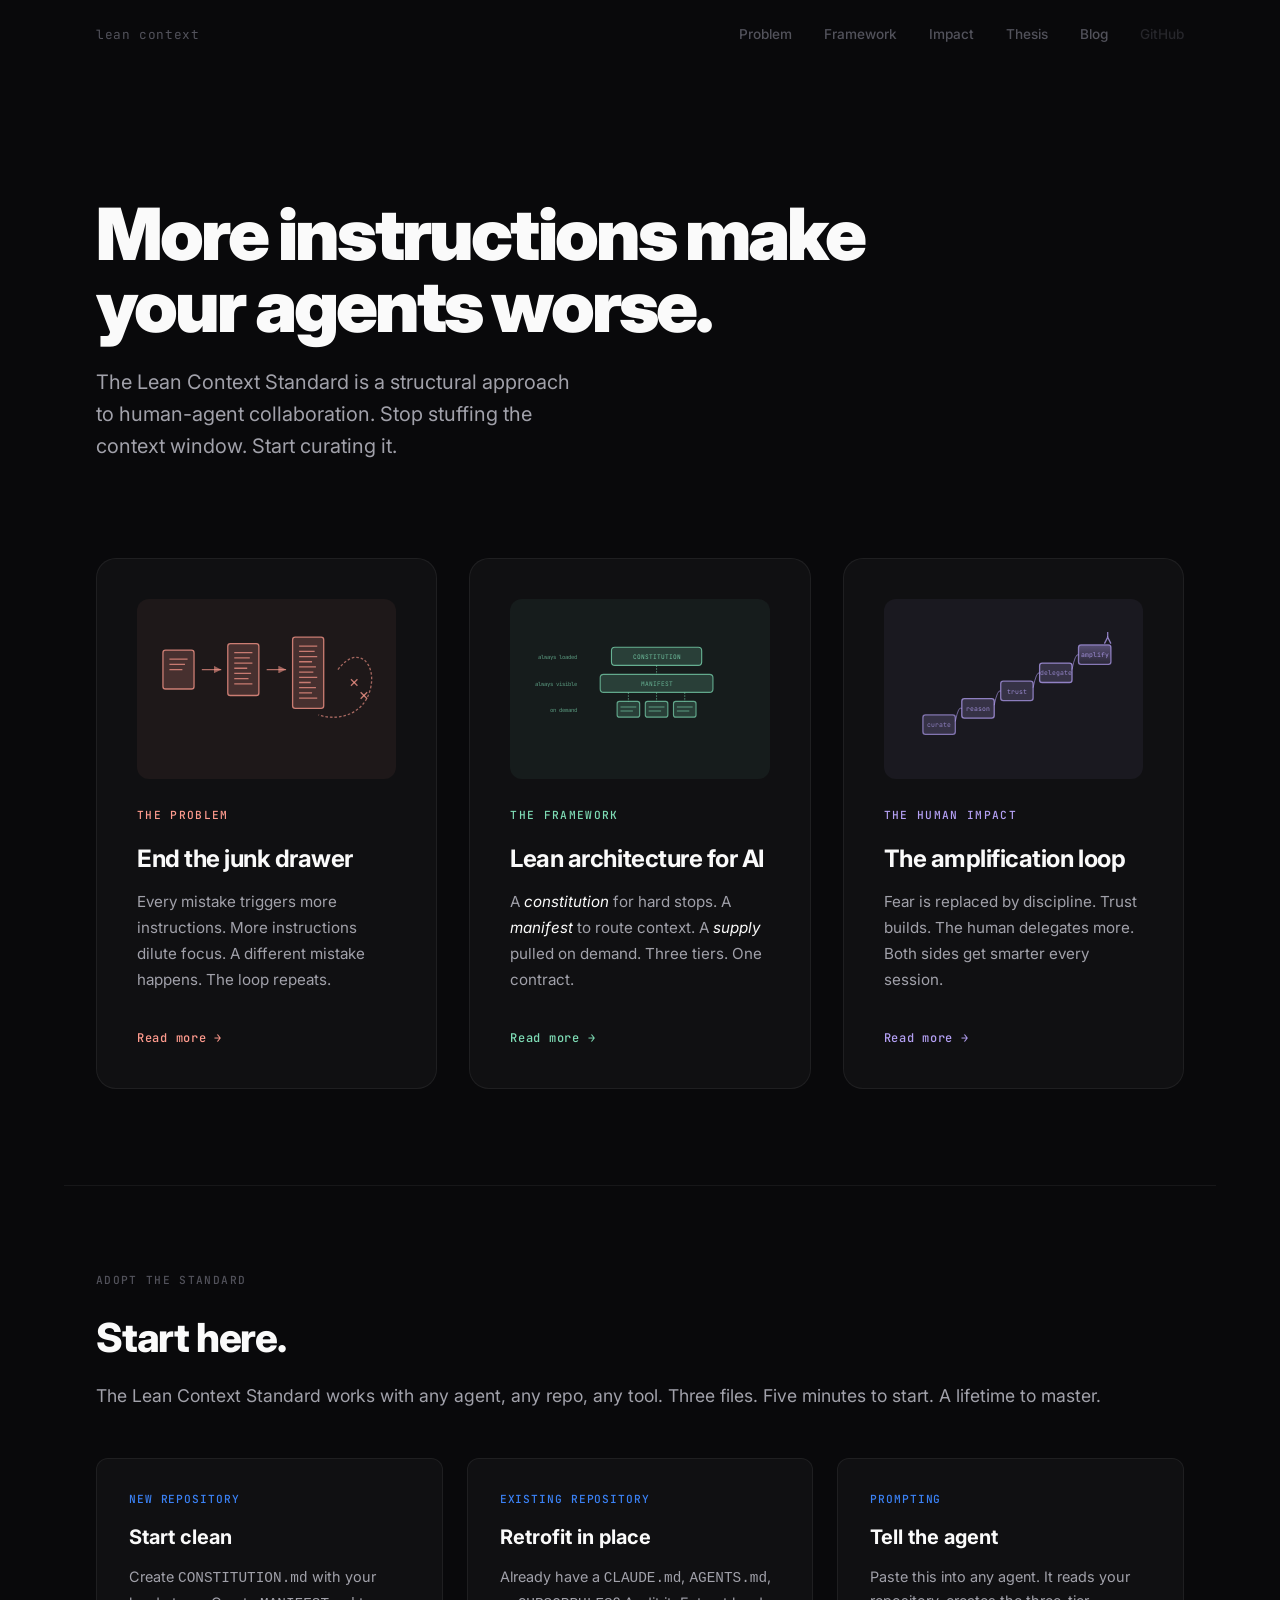
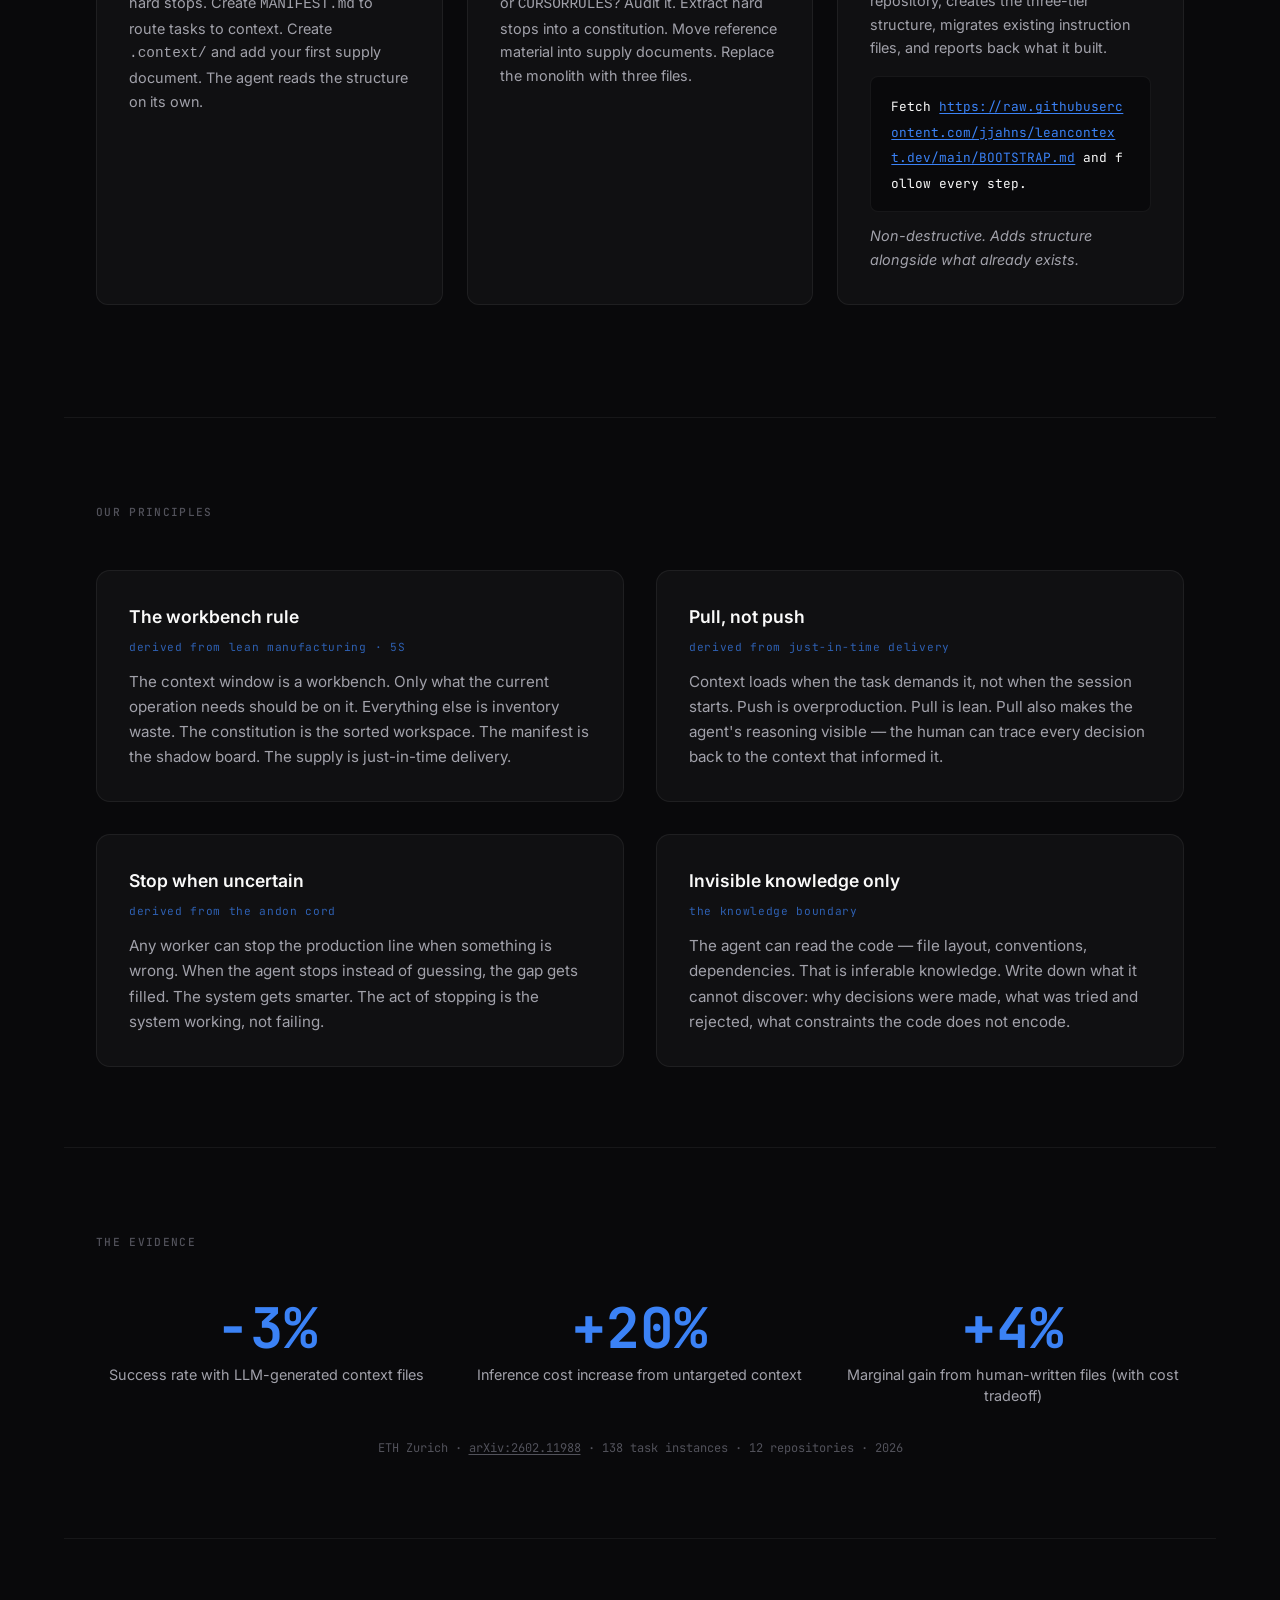
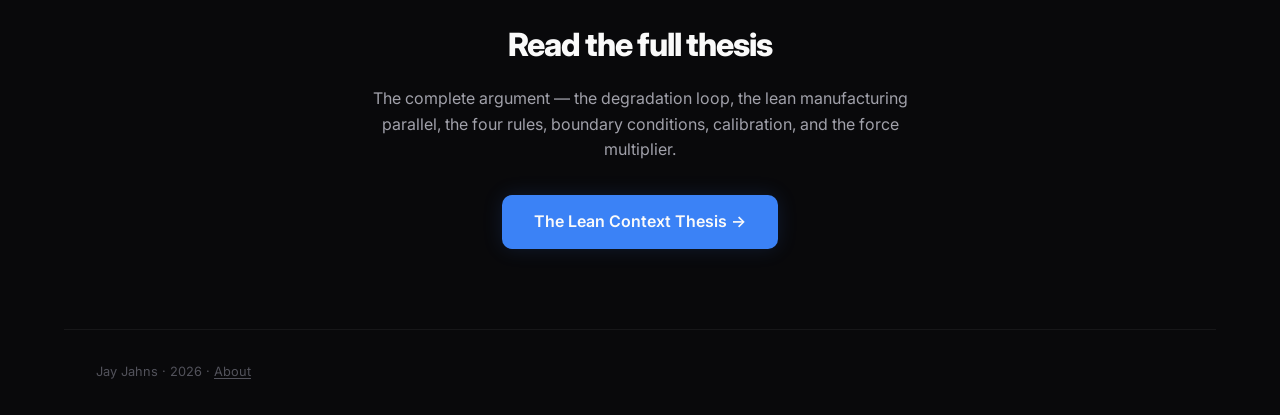
<file: index.html>
<!DOCTYPE html>
<html lang="en">
<head>
  <meta charset="utf-8">
  <meta name="viewport" content="width=device-width, initial-scale=1">
  <title>The Lean Context Standard</title>
  <meta name="description" content="More instructions make your agents worse. The Lean Context Standard is a structural approach to human-agent collaboration.">
  <meta property="og:title" content="The Lean Context Standard">
  <meta property="og:description" content="More instructions make your agents worse. Stop stuffing context. Start curating it.">
  <meta property="og:type" content="website">
  <link rel="stylesheet" href="css/style.css">
</head>
<body>
  <nav class="nav">
    <a href="./" class="nav-logo">lean context</a>
    <div class="nav-links">
      <a href="problem/">Problem</a>
      <a href="framework/">Framework</a>
      <a href="impact/">Impact</a>
      <a href="thesis/">Thesis</a>
      <a href="blog/">Blog</a>
      <a href="https://github.com/jjahns/leancontext.dev" class="ext">GitHub</a>
    </div>
  </nav>

  <section class="hero">
    <h1>More instructions make your agents worse.</h1>
    <p class="hero-sub">The Lean Context Standard is a structural approach to human-agent collaboration. Stop stuffing the context window. Start curating it.</p>
  </section>

  <!-- ── THE THREE PILLARS ── -->
  <section class="pillars">
    <a href="problem/" class="pillar-link">
      <div class="pillar">
        <div class="pillar-illustration pillar-illustration--problem">
          <svg viewBox="0 0 400 180" xmlns="http://www.w3.org/2000/svg">
            <!-- Degradation loop: stacking rectangles getting more chaotic -->
            <defs>
              <linearGradient id="coral-fade" x1="0" y1="0" x2="0" y2="1">
                <stop offset="0%" stop-color="#ff9b8e" stop-opacity="0.3"/>
                <stop offset="100%" stop-color="#ff9b8e" stop-opacity="0.05"/>
              </linearGradient>
            </defs>
            <!-- Clean document -->
            <rect x="40" y="30" width="48" height="60" rx="4" fill="#ff9b8e" fill-opacity="0.18" stroke="#ff9b8e" stroke-opacity="0.75" stroke-width="2"/>
            <line x1="50" y1="44" x2="78" y2="44" stroke="#ff9b8e" stroke-opacity="0.7" stroke-width="2"/>
            <line x1="50" y1="52" x2="74" y2="52" stroke="#ff9b8e" stroke-opacity="0.7" stroke-width="2"/>
            <line x1="50" y1="60" x2="70" y2="60" stroke="#ff9b8e" stroke-opacity="0.7" stroke-width="2"/>
            <!-- Arrow -->
            <path d="M100 60 L130 60" stroke="#ff9b8e" stroke-opacity="0.65" stroke-width="2" fill="none" marker-end="url(#arrow-coral)"/>
            <defs><marker id="arrow-coral" viewBox="0 0 6 6" refX="6" refY="3" markerWidth="6" markerHeight="6" orient="auto"><path d="M0,0 L6,3 L0,6" fill="#ff9b8e" fill-opacity="0.55"/></marker></defs>
            <!-- Bloated document -->
            <rect x="140" y="20" width="48" height="80" rx="4" fill="#ff9b8e" fill-opacity="0.18" stroke="#ff9b8e" stroke-opacity="0.75" stroke-width="2"/>
            <line x1="150" y1="34" x2="178" y2="34" stroke="#ff9b8e" stroke-opacity="0.7" stroke-width="2"/>
            <line x1="150" y1="42" x2="174" y2="42" stroke="#ff9b8e" stroke-opacity="0.7" stroke-width="2"/>
            <line x1="150" y1="50" x2="178" y2="50" stroke="#ff9b8e" stroke-opacity="0.7" stroke-width="2"/>
            <line x1="150" y1="58" x2="170" y2="58" stroke="#ff9b8e" stroke-opacity="0.7" stroke-width="2"/>
            <line x1="150" y1="66" x2="176" y2="66" stroke="#ff9b8e" stroke-opacity="0.7" stroke-width="2"/>
            <line x1="150" y1="74" x2="172" y2="74" stroke="#ff9b8e" stroke-opacity="0.7" stroke-width="2"/>
            <line x1="150" y1="82" x2="178" y2="82" stroke="#ff9b8e" stroke-opacity="0.7" stroke-width="2"/>
            <!-- Arrow -->
            <path d="M200 60 L230 60" stroke="#ff9b8e" stroke-opacity="0.65" stroke-width="2" fill="none" marker-end="url(#arrow-coral)"/>
            <!-- Chaos document -->
            <rect x="240" y="10" width="48" height="110" rx="4" fill="#ff9b8e" fill-opacity="0.18" stroke="#ff9b8e" stroke-opacity="0.75" stroke-width="2"/>
            <line x1="250" y1="24" x2="278" y2="24" stroke="#ff9b8e" stroke-opacity="0.7" stroke-width="2"/>
            <line x1="250" y1="32" x2="274" y2="32" stroke="#ff9b8e" stroke-opacity="0.7" stroke-width="2"/>
            <line x1="250" y1="40" x2="278" y2="40" stroke="#ff9b8e" stroke-opacity="0.7" stroke-width="2"/>
            <line x1="250" y1="48" x2="270" y2="48" stroke="#ff9b8e" stroke-opacity="0.7" stroke-width="2"/>
            <line x1="250" y1="56" x2="276" y2="56" stroke="#ff9b8e" stroke-opacity="0.7" stroke-width="2"/>
            <line x1="250" y1="64" x2="272" y2="64" stroke="#ff9b8e" stroke-opacity="0.7" stroke-width="2"/>
            <line x1="250" y1="72" x2="278" y2="72" stroke="#ff9b8e" stroke-opacity="0.7" stroke-width="2"/>
            <line x1="250" y1="80" x2="268" y2="80" stroke="#ff9b8e" stroke-opacity="0.7" stroke-width="2"/>
            <line x1="250" y1="88" x2="276" y2="88" stroke="#ff9b8e" stroke-opacity="0.7" stroke-width="2"/>
            <line x1="250" y1="96" x2="270" y2="96" stroke="#ff9b8e" stroke-opacity="0.7" stroke-width="2"/>
            <line x1="250" y1="104" x2="278" y2="104" stroke="#ff9b8e" stroke-opacity="0.7" stroke-width="2"/>
            <!-- Circular arrow: the loop -->
            <path d="M310 60 C340 20, 370 50, 360 90 C350 130, 310 140, 280 130" stroke="#ff9b8e" stroke-opacity="0.6" stroke-width="2" fill="none" stroke-dasharray="4 3"/>
            <!-- X marks -->
            <g stroke="#ff9b8e" stroke-opacity="0.75" stroke-width="2">
              <line x1="330" y1="75" x2="340" y2="85"/>
              <line x1="340" y1="75" x2="330" y2="85"/>
              <line x1="345" y1="95" x2="355" y2="105"/>
              <line x1="355" y1="95" x2="345" y2="105"/>
            </g>
          </svg>
        </div>
        <span class="pillar-tag pillar-tag--problem">the problem</span>
        <h2>End the junk drawer</h2>
        <p>Every mistake triggers more instructions. More instructions dilute focus. A different mistake happens. The loop repeats.</p>
        <div class="pillar-cta pillar-cta--problem">Read more <span aria-hidden="true">&rarr;</span></div>
      </div>
    </a>
    <a href="framework/" class="pillar-link">
      <div class="pillar">
        <div class="pillar-illustration pillar-illustration--framework">
          <svg viewBox="-60 0 460 180" xmlns="http://www.w3.org/2000/svg">
            <!-- Constitution tier -->
            <rect x="120" y="16" width="160" height="32" rx="6" fill="#7edcb5" fill-opacity="0.18" stroke="#7edcb5" stroke-opacity="0.75" stroke-width="2"/>
            <text x="200" y="37" text-anchor="middle" font-family="'JetBrains Mono', monospace" font-size="11" fill="#7edcb5" fill-opacity="0.83">CONSTITUTION</text>
            <!-- Manifest tier -->
            <rect x="100" y="64" width="200" height="32" rx="6" fill="#7edcb5" fill-opacity="0.18" stroke="#7edcb5" stroke-opacity="0.7" stroke-width="2"/>
            <text x="200" y="85" text-anchor="middle" font-family="'JetBrains Mono', monospace" font-size="11" fill="#7edcb5" fill-opacity="0.73">MANIFEST</text>
            <!-- Connection lines -->
            <line x1="200" y1="48" x2="200" y2="64" stroke="#7edcb5" stroke-opacity="0.6" stroke-width="1.5" stroke-dasharray="3 2"/>
            <!-- Supply tier: scattered docs -->
            <line x1="150" y1="96" x2="150" y2="112" stroke="#7edcb5" stroke-opacity="0.6" stroke-width="1.5" stroke-dasharray="3 2"/>
            <line x1="200" y1="96" x2="200" y2="112" stroke="#7edcb5" stroke-opacity="0.6" stroke-width="1.5" stroke-dasharray="3 2"/>
            <line x1="250" y1="96" x2="250" y2="112" stroke="#7edcb5" stroke-opacity="0.6" stroke-width="1.5" stroke-dasharray="3 2"/>
            <rect x="130" y="112" width="40" height="28" rx="4" fill="#7edcb5" fill-opacity="0.18" stroke="#7edcb5" stroke-opacity="0.7" stroke-width="2"/>
            <line x1="136" y1="122" x2="164" y2="122" stroke="#7edcb5" stroke-opacity="0.6" stroke-width="2"/>
            <line x1="136" y1="129" x2="158" y2="129" stroke="#7edcb5" stroke-opacity="0.6" stroke-width="2"/>
            <rect x="180" y="112" width="40" height="28" rx="4" fill="#7edcb5" fill-opacity="0.18" stroke="#7edcb5" stroke-opacity="0.7" stroke-width="2"/>
            <line x1="186" y1="122" x2="214" y2="122" stroke="#7edcb5" stroke-opacity="0.6" stroke-width="2"/>
            <line x1="186" y1="129" x2="208" y2="129" stroke="#7edcb5" stroke-opacity="0.6" stroke-width="2"/>
            <rect x="230" y="112" width="40" height="28" rx="4" fill="#7edcb5" fill-opacity="0.18" stroke="#7edcb5" stroke-opacity="0.7" stroke-width="2"/>
            <line x1="236" y1="122" x2="264" y2="122" stroke="#7edcb5" stroke-opacity="0.6" stroke-width="2"/>
            <line x1="236" y1="129" x2="258" y2="129" stroke="#7edcb5" stroke-opacity="0.6" stroke-width="2"/>
            <!-- Labels -->
            <text x="58" y="37" text-anchor="end" font-family="'JetBrains Mono', monospace" font-size="10" fill="#7edcb5" fill-opacity="0.63">always loaded</text>
            <text x="58" y="85" text-anchor="end" font-family="'JetBrains Mono', monospace" font-size="10" fill="#7edcb5" fill-opacity="0.63">always visible</text>
            <text x="58" y="130" text-anchor="end" font-family="'JetBrains Mono', monospace" font-size="10" fill="#7edcb5" fill-opacity="0.63">on demand</text>
          </svg>
        </div>
        <span class="pillar-tag pillar-tag--framework">the framework</span>
        <h2>Lean architecture for AI</h2>
        <p>A <em>constitution</em> for hard stops. A <em>manifest</em> to route context. A <em>supply</em> pulled on demand. Three tiers. One contract.</p>
        <div class="pillar-cta pillar-cta--framework">Read more <span aria-hidden="true">&rarr;</span></div>
      </div>
    </a>
    <a href="impact/" class="pillar-link">
      <div class="pillar">
        <div class="pillar-illustration pillar-illustration--impact">
          <svg viewBox="0 0 400 180" xmlns="http://www.w3.org/2000/svg">
            <!-- Amplification loop: upward spiral -->
            <defs>
              <linearGradient id="violet-up" x1="0" y1="1" x2="0" y2="0">
                <stop offset="0%" stop-color="#b4a0f4" stop-opacity="0.1"/>
                <stop offset="100%" stop-color="#b4a0f4" stop-opacity="0.4"/>
              </linearGradient>
            </defs>
            <!-- Rising steps -->
            <rect x="60" y="130" width="50" height="30" rx="4" fill="#b4a0f4" fill-opacity="0.18" stroke="#b4a0f4" stroke-opacity="0.65" stroke-width="2"/>
            <rect x="120" y="105" width="50" height="30" rx="4" fill="#b4a0f4" fill-opacity="0.18" stroke="#b4a0f4" stroke-opacity="0.75" stroke-width="2"/>
            <rect x="180" y="78" width="50" height="30" rx="4" fill="#b4a0f4" fill-opacity="0.18" stroke="#b4a0f4" stroke-opacity="0.7" stroke-width="2"/>
            <rect x="240" y="50" width="50" height="30" rx="4" fill="#b4a0f4" fill-opacity="0.18" stroke="#b4a0f4" stroke-opacity="0.75" stroke-width="2"/>
            <rect x="300" y="22" width="50" height="30" rx="4" fill="url(#violet-up)" stroke="#b4a0f4" stroke-opacity="0.7" stroke-width="2"/>
            <!-- Connecting arcs -->
            <path d="M110 140 Q 115 115, 120 120" stroke="#b4a0f4" stroke-opacity="0.6" stroke-width="1.5" fill="none"/>
            <path d="M170 115 Q 175 90, 180 93" stroke="#b4a0f4" stroke-opacity="0.6" stroke-width="1.5" fill="none"/>
            <path d="M230 88 Q 235 63, 240 65" stroke="#b4a0f4" stroke-opacity="0.6" stroke-width="1.5" fill="none"/>
            <path d="M290 60 Q 295 35, 300 37" stroke="#b4a0f4" stroke-opacity="0.6" stroke-width="1.5" fill="none"/>
            <!-- Labels inside steps -->
            <text x="85" y="149" text-anchor="middle" font-family="'JetBrains Mono', monospace" font-size="10" fill="#b4a0f4" fill-opacity="0.68">curate</text>
            <text x="145" y="124" text-anchor="middle" font-family="'JetBrains Mono', monospace" font-size="10" fill="#b4a0f4" fill-opacity="0.78">reason</text>
            <text x="205" y="97" text-anchor="middle" font-family="'JetBrains Mono', monospace" font-size="10" fill="#b4a0f4" fill-opacity="0.78">trust</text>
            <text x="265" y="69" text-anchor="middle" font-family="'JetBrains Mono', monospace" font-size="10" fill="#b4a0f4" fill-opacity="0.73">delegate</text>
            <text x="325" y="41" text-anchor="middle" font-family="'JetBrains Mono', monospace" font-size="10" fill="#b4a0f4" fill-opacity="0.83">amplify</text>
            <!-- Upward arrow -->
            <path d="M340 20 L345 10 L350 20" stroke="#b4a0f4" stroke-opacity="0.75" stroke-width="2" fill="none"/>
            <line x1="345" y1="10" x2="345" y2="2" stroke="#b4a0f4" stroke-opacity="0.75" stroke-width="2"/>
          </svg>
        </div>
        <span class="pillar-tag pillar-tag--impact">the human impact</span>
        <h2>The amplification loop</h2>
        <p>Fear is replaced by discipline. Trust builds. The human delegates more. Both sides get smarter every session.</p>
        <div class="pillar-cta pillar-cta--impact">Read more <span aria-hidden="true">&rarr;</span></div>
      </div>
    </a>
  </section>

  <!-- ── ADOPT THE STANDARD ── -->
  <section class="how">
    <div class="how-header">
      <span class="section-tag">adopt the standard</span>
      <h2>Start here.</h2>
      <p>The Lean Context Standard works with any agent, any repo, any tool. Three files. Five minutes to start. A lifetime to master.</p>
    </div>
    <div class="tier-grid">
      <div class="tier">
        <div class="tier-label">New repository</div>
        <h3>Start clean</h3>
        <p>Create <code>CONSTITUTION.md</code> with your hard stops. Create <code>MANIFEST.md</code> to route tasks to context. Create <code>.context/</code> and add your first supply document. The agent reads the structure on its own.</p>
      </div>
      <div class="tier">
        <div class="tier-label">Existing repository</div>
        <h3>Retrofit in place</h3>
        <p>Already have a <code>CLAUDE.md</code>, <code>AGENTS.md</code>, or <code>CURSORRULES</code>? Audit it. Extract hard stops into a constitution. Move reference material into supply documents. Replace the monolith with three files.</p>
      </div>
      <div class="tier">
        <div class="tier-label">Prompting</div>
        <h3>Tell the agent</h3>
        <p>Paste this into any agent. It reads your repository, creates the three-tier structure, migrates existing instruction files, and reports back what it built.</p>
        <div class="bootstrap-prompt">
          <code>Fetch <a href="https://raw.githubusercontent.com/jjahns/leancontext.dev/main/BOOTSTRAP.md">https://raw.githubusercontent.com/jjahns/leancontext.dev/main/BOOTSTRAP.md</a> and follow every step.</code>
        </div>
        <p class="bootstrap-note">Non-destructive. Adds structure alongside what already exists.</p>
      </div>
    </div>
  </section>

  <!-- ── OUR PRINCIPLES ── -->
  <section class="principles">
    <span class="section-tag">our principles</span>
    <div class="principle-grid">
      <div class="principle">
        <h3>The workbench rule</h3>
        <div class="principle-origin">derived from lean manufacturing &middot; 5S</div>
        <p>The context window is a workbench. Only what the current operation needs should be on it. Everything else is inventory waste. The constitution is the sorted workspace. The manifest is the shadow board. The supply is just-in-time delivery.</p>
      </div>
      <div class="principle">
        <h3>Pull, not push</h3>
        <div class="principle-origin">derived from just-in-time delivery</div>
        <p>Context loads when the task demands it, not when the session starts. Push is overproduction. Pull is lean. Pull also makes the agent's reasoning visible &mdash; the human can trace every decision back to the context that informed it.</p>
      </div>
      <div class="principle">
        <h3>Stop when uncertain</h3>
        <div class="principle-origin">derived from the andon cord</div>
        <p>Any worker can stop the production line when something is wrong. When the agent stops instead of guessing, the gap gets filled. The system gets smarter. The act of stopping is the system working, not failing.</p>
      </div>
      <div class="principle">
        <h3>Invisible knowledge only</h3>
        <div class="principle-origin">the knowledge boundary</div>
        <p>The agent can read the code &mdash; file layout, conventions, dependencies. That is inferable knowledge. Write down what it cannot discover: why decisions were made, what was tried and rejected, what constraints the code does not encode.</p>
      </div>
    </div>
  </section>

  <!-- ── THE EVIDENCE ── -->
  <section class="evidence">
    <span class="section-tag">the evidence</span>
    <div class="stat-row">
      <div class="stat">
        <div class="stat-number">&minus;3%</div>
        <div class="stat-label">Success rate with LLM-generated context files</div>
      </div>
      <div class="stat">
        <div class="stat-number">+20%</div>
        <div class="stat-label">Inference cost increase from untargeted context</div>
      </div>
      <div class="stat">
        <div class="stat-number">+4%</div>
        <div class="stat-label">Marginal gain from human-written files (with cost tradeoff)</div>
      </div>
    </div>
    <p class="stat-source">ETH Zurich · <a href="https://arxiv.org/abs/2602.11988">arXiv:2602.11988</a> · 138 task instances · 12 repositories · 2026</p>
  </section>

  <!-- ── CTA ── -->
  <section class="cta">
    <h2>Read the full thesis</h2>
    <p>The complete argument &mdash; the degradation loop, the lean manufacturing parallel, the four rules, boundary conditions, calibration, and the force multiplier.</p>
    <a href="thesis/" class="cta-button">The Lean Context Thesis &rarr;</a>
  </section>

  <footer class="footer">
    <p>Jay Jahns · 2026 · <a href="about/" style="color: var(--fg-muted); text-decoration: underline; text-underline-offset: 2px;">About</a></p>
  </footer>
</body>
</html>
</file>
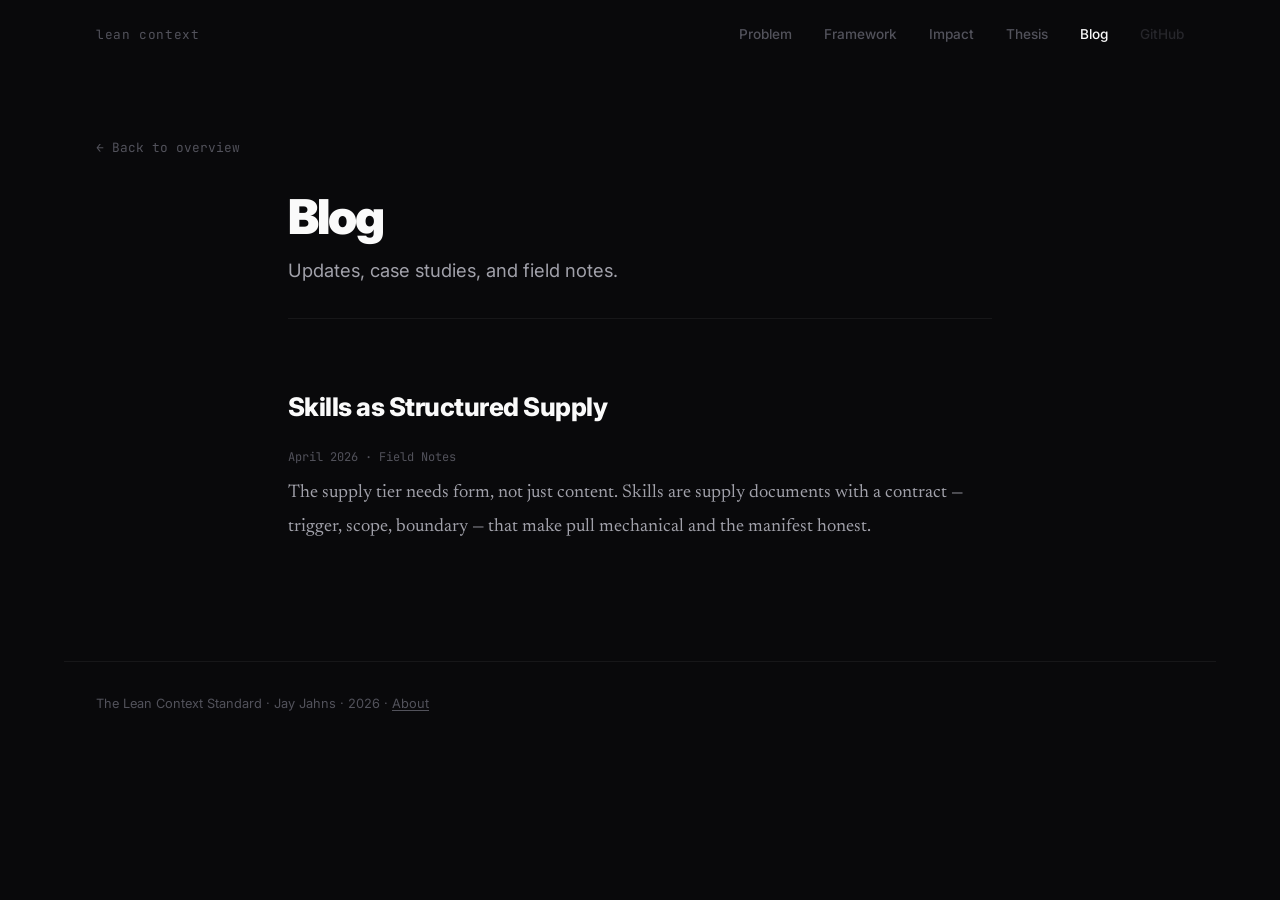
<file: blog/index.html>
<!DOCTYPE html>
<html lang="en">
<head>
  <meta charset="utf-8">
  <meta name="viewport" content="width=device-width, initial-scale=1">
  <title>Blog — The Lean Context Standard</title>
  <meta name="description" content="Updates, case studies, and field notes from building with the Lean Context Standard.">
  <link rel="stylesheet" href="../css/style.css">
</head>
<body>
  <nav class="nav">
    <a href="../" class="nav-logo">lean context</a>
    <div class="nav-links">
      <a href="../problem/">Problem</a>
      <a href="../framework/">Framework</a>
      <a href="../impact/">Impact</a>
      <a href="../thesis/">Thesis</a>
      <a href="../blog/" class="active">Blog</a>
      <a href="https://github.com/leancontext/website" class="ext">GitHub</a>
    </div>
  </nav>

  <div class="pillar-back"><a href="../">&larr; Back to overview</a></div>

  <article class="article">
    <header class="article-header">
      <h1>Blog</h1>
      <p class="subtitle">Updates, case studies, and field notes.</p>
    </header>
    <div class="article-body">
      <h3 style="margin-top: 0; padding-top: 0; border-top: none;"><a href="skills-as-structured-supply/" style="color: var(--fg-bright); text-decoration: none;">Skills as Structured Supply</a></h3>
      <p style="font-family: var(--mono); font-size: 0.75rem; color: var(--fg-muted); margin-bottom: 0.5rem;">April 2026 · Field Notes</p>
      <p>The supply tier needs form, not just content. Skills are supply documents with a contract — trigger, scope, boundary — that make pull mechanical and the manifest honest.</p>
    </div>
  </article>

  <footer class="footer">
    <p>The Lean Context Standard · Jay Jahns · 2026 · <a href="../about/" style="color: var(--fg-muted); text-decoration: underline; text-underline-offset: 2px;">About</a></p>
  </footer>
</body>
</html>
</file>
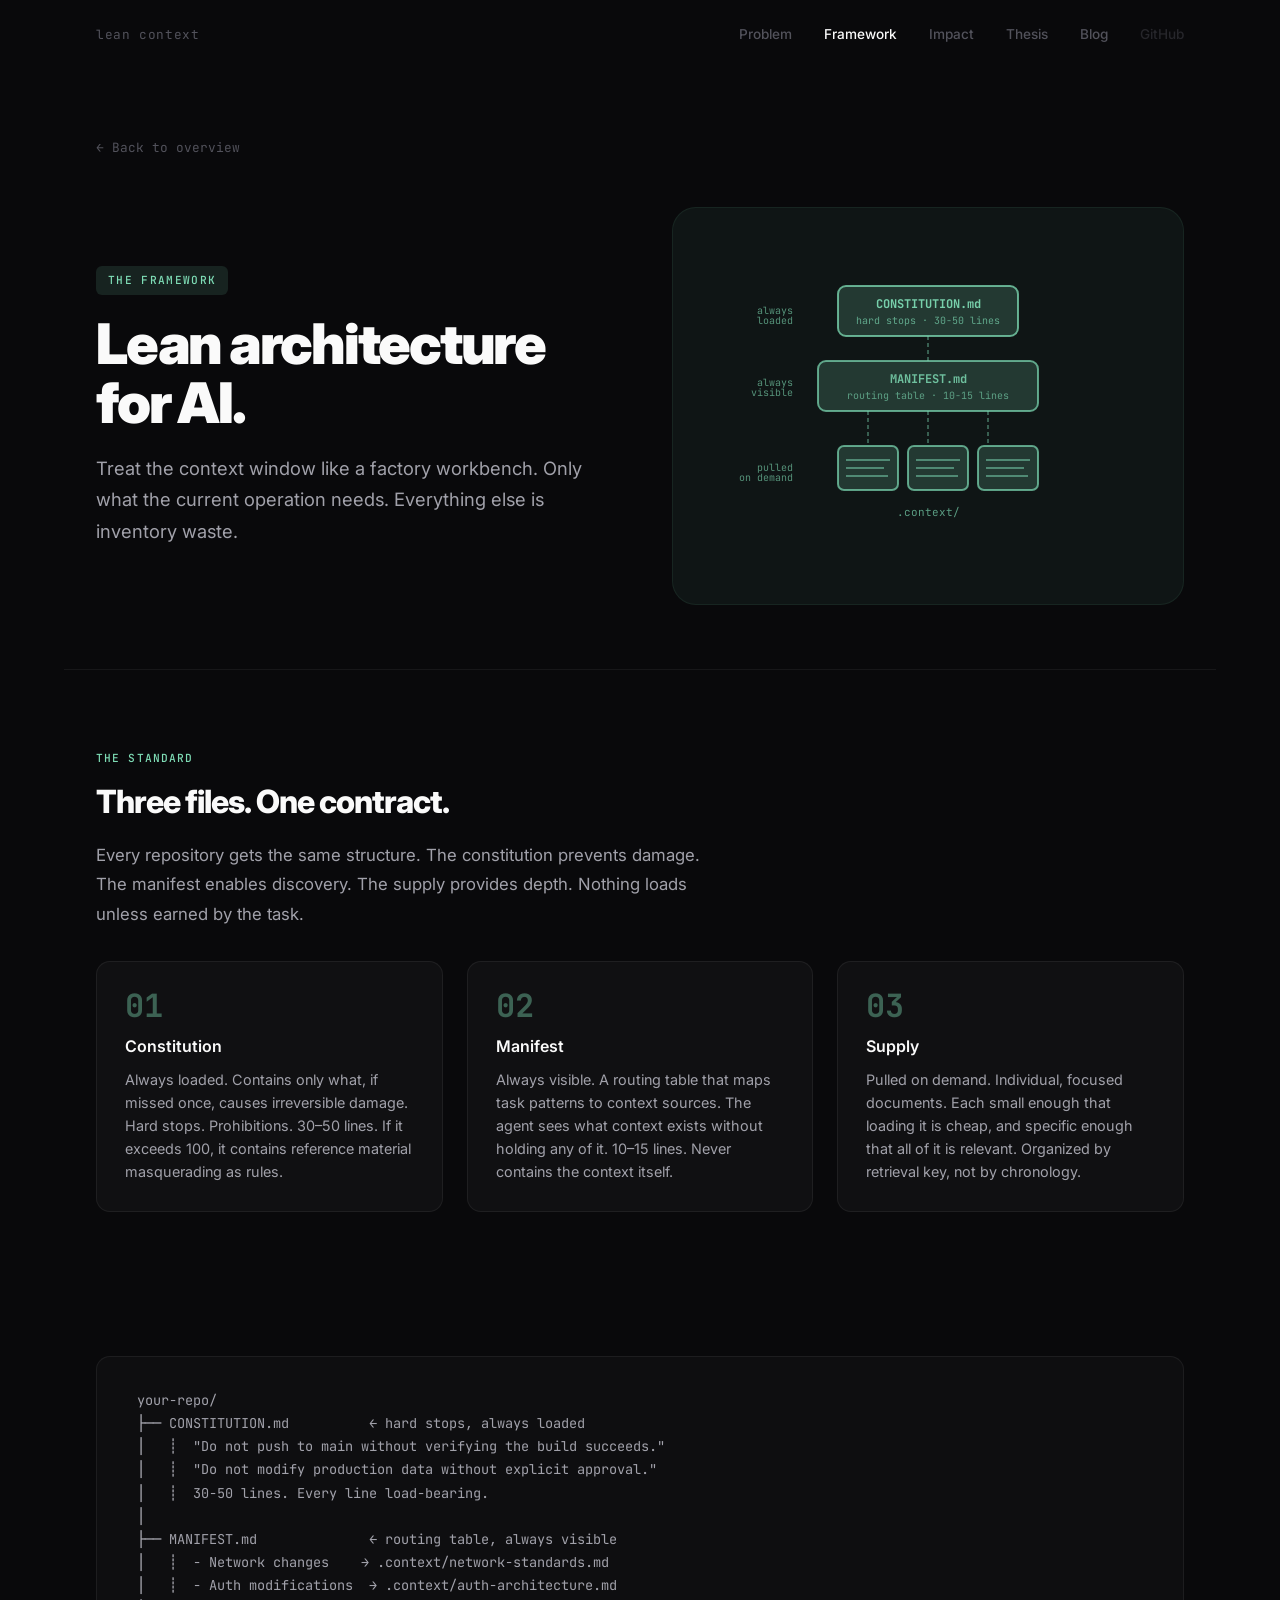
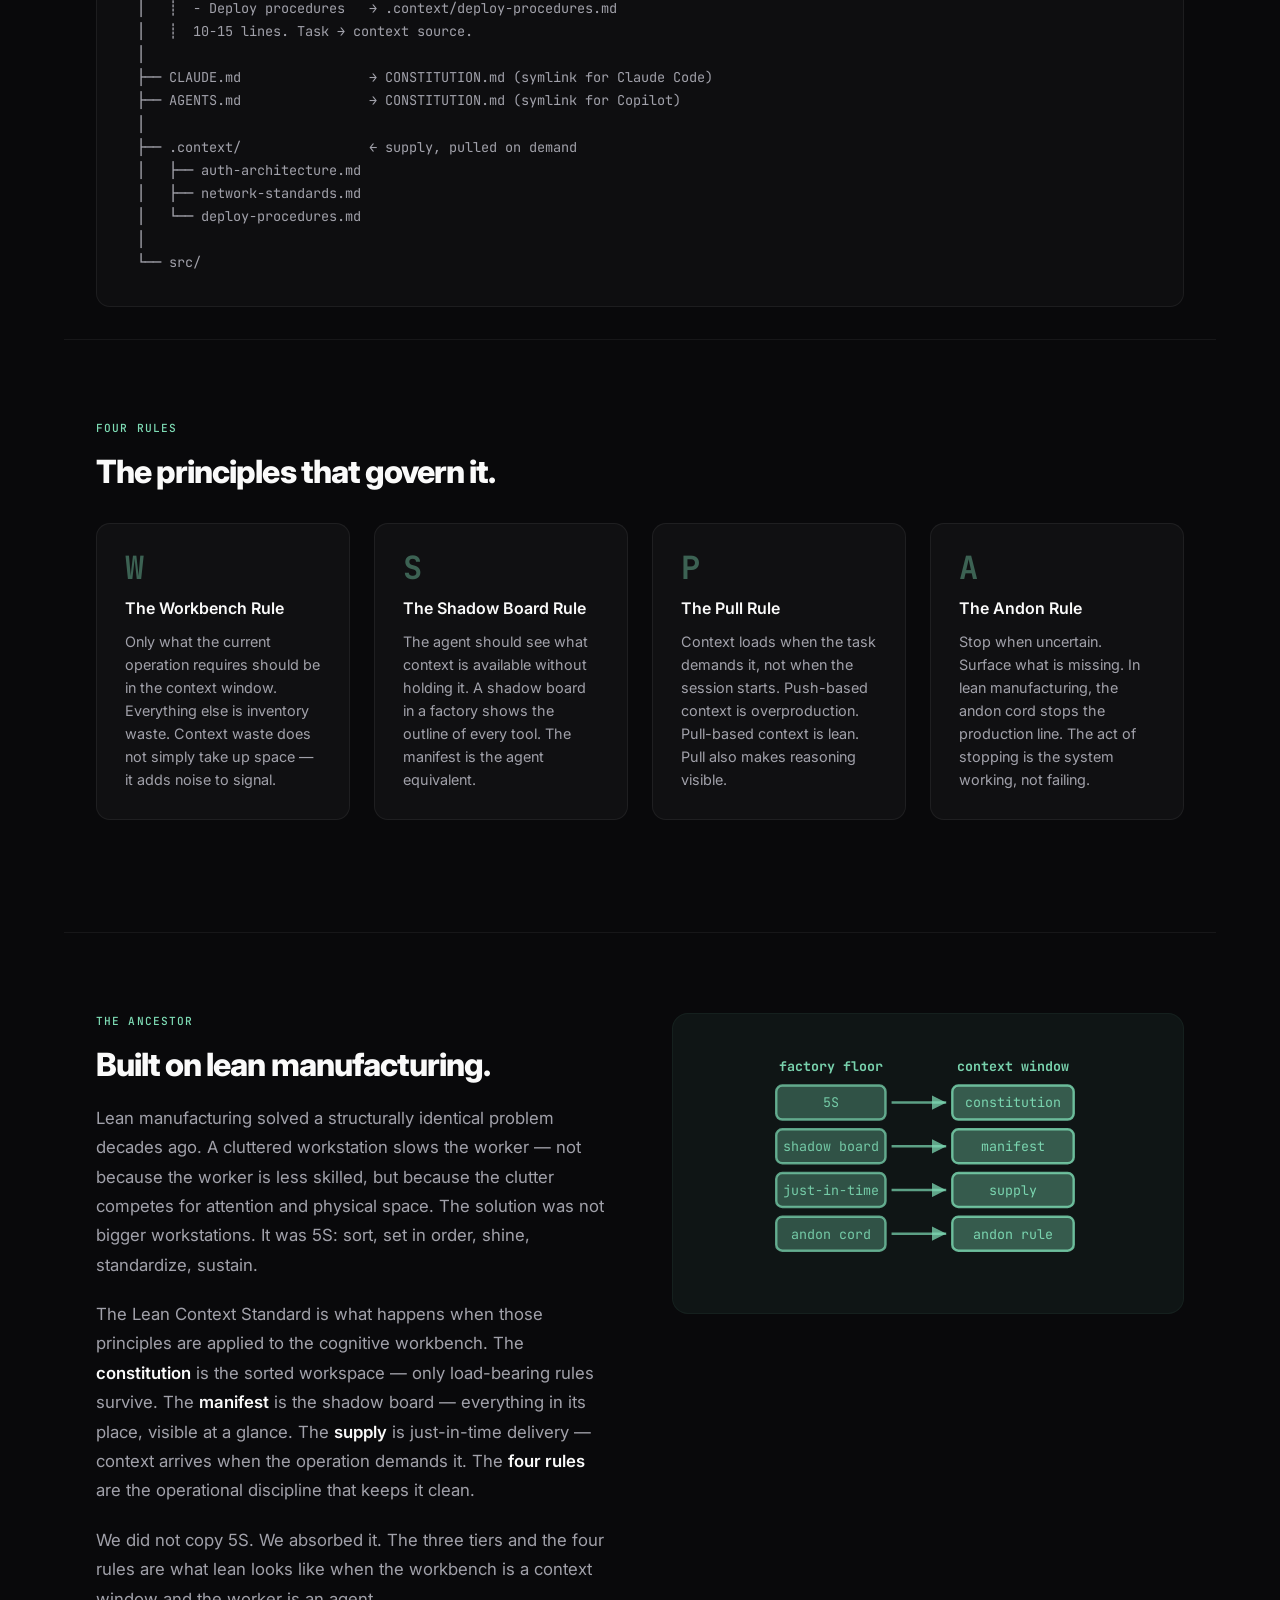
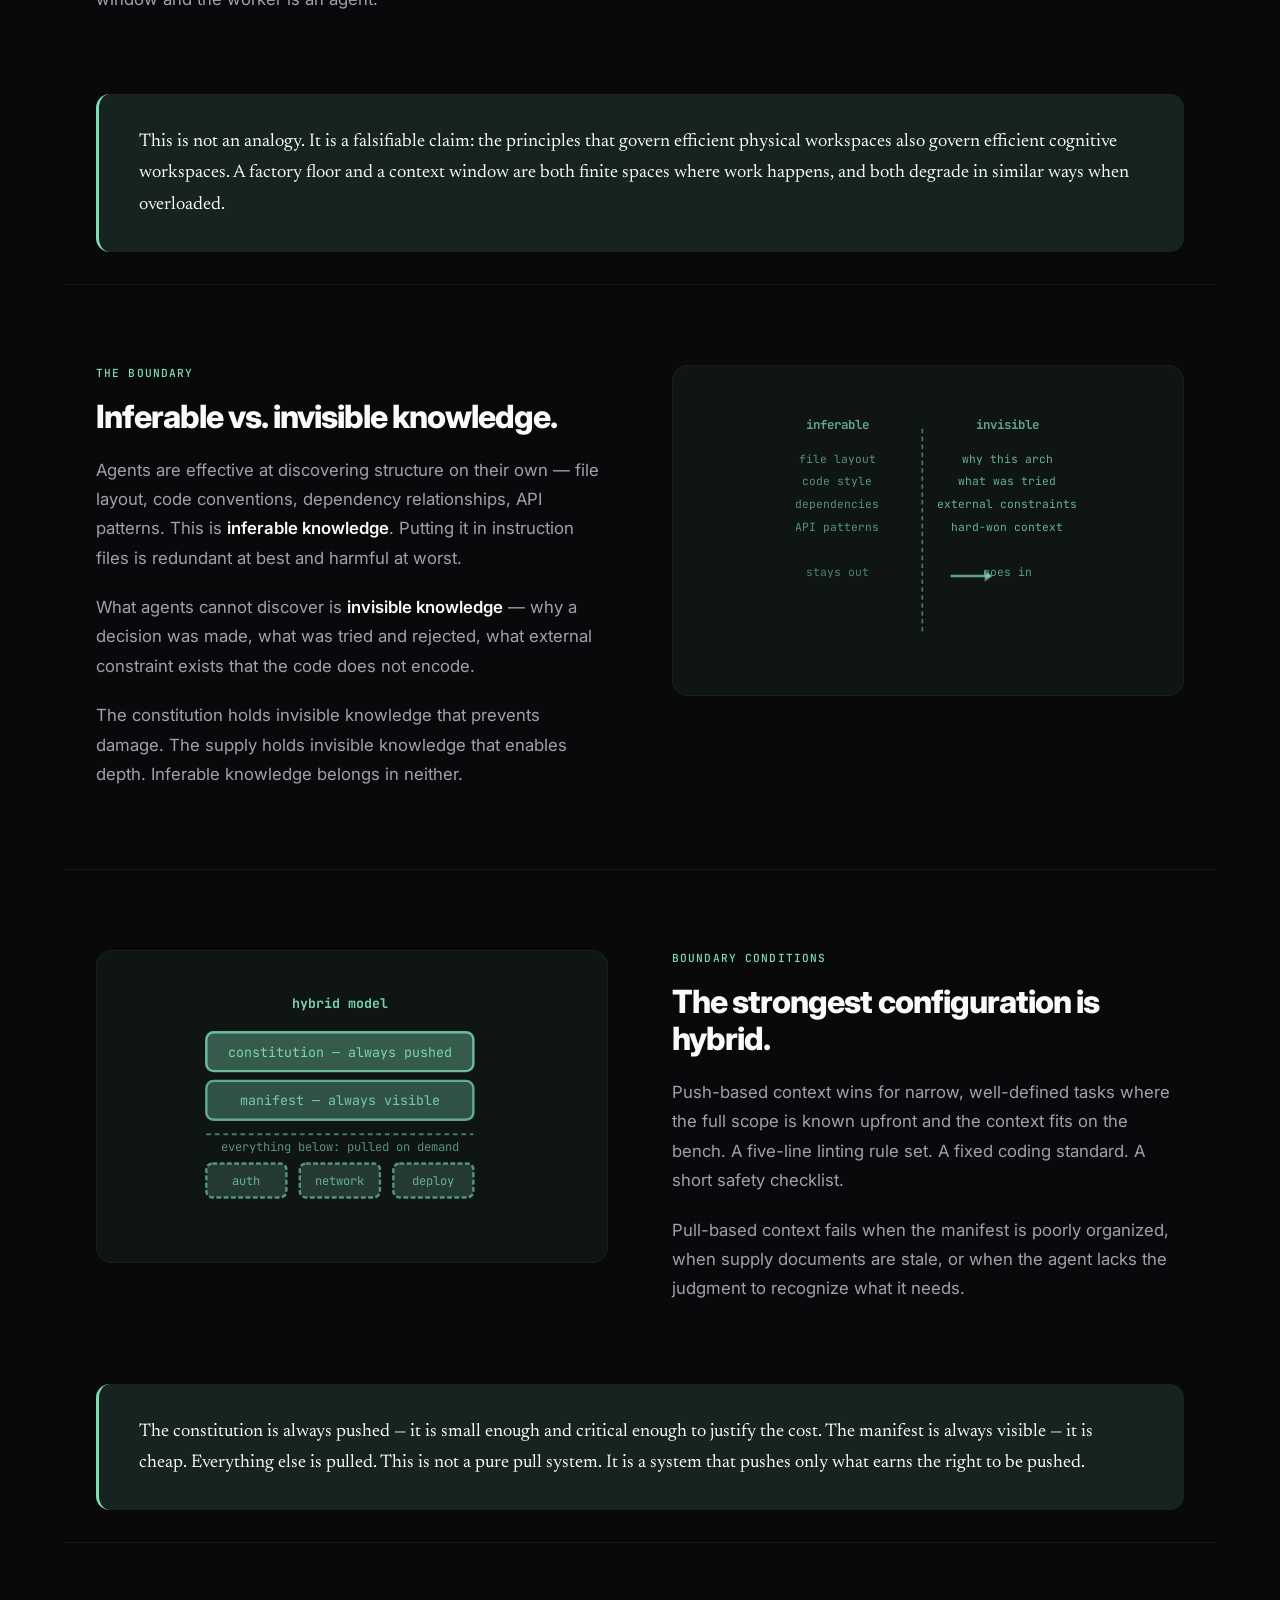
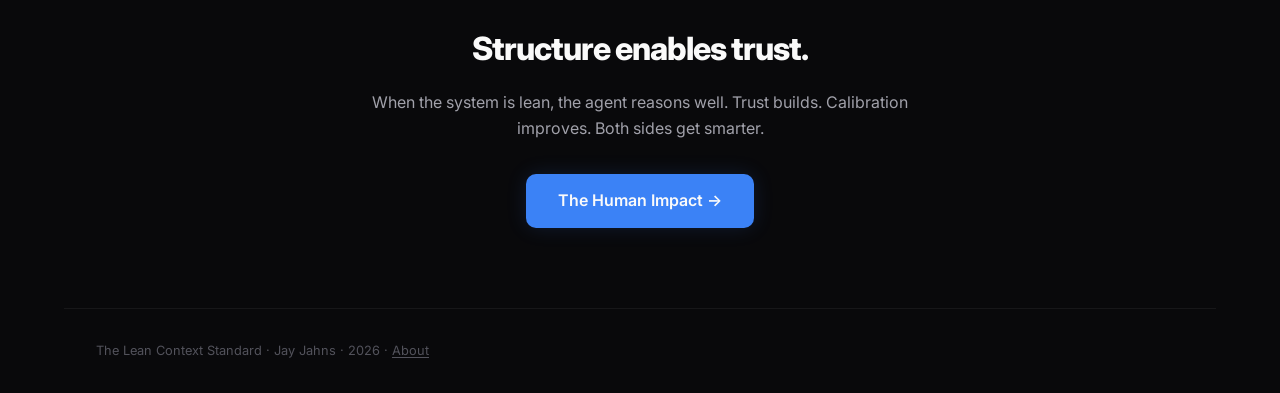
<file: framework/index.html>
<!DOCTYPE html>
<html lang="en">
<head>
  <meta charset="utf-8">
  <meta name="viewport" content="width=device-width, initial-scale=1">
  <title>The Framework — The Lean Context Standard</title>
  <meta name="description" content="Constitution. Manifest. Supply. Three tiers of context architecture for human-agent collaboration.">
  <link rel="stylesheet" href="../css/style.css">
</head>
<body>
  <nav class="nav">
    <a href="../" class="nav-logo">lean context</a>
    <div class="nav-links">
      <a href="../problem/">Problem</a>
      <a href="../framework/" class="active">Framework</a>
      <a href="../impact/">Impact</a>
      <a href="../thesis/">Thesis</a>
      <a href="../blog/">Blog</a>
      <a href="https://github.com/jjahns/leancontext.dev" class="ext">GitHub</a>
    </div>
  </nav>

  <div class="pillar-back"><a href="../">&larr; Back to overview</a></div>

  <!-- ── HERO ── -->
  <section class="pillar-hero">
    <div class="pillar-hero__text">
      <span class="pillar-hero__tag pillar-hero__tag--framework">the framework</span>
      <h1>Lean architecture for AI.</h1>
      <p class="pillar-hero__sub">Treat the context window like a factory workbench. Only what the current operation needs. Everything else is inventory waste.</p>
    </div>
    <div class="pillar-hero__graphic pillar-hero__graphic--framework">
      <svg viewBox="0 0 380 300" xmlns="http://www.w3.org/2000/svg">
        <!-- Three-tier architecture, large format -->
        <!-- Constitution -->
        <rect x="100" y="30" width="180" height="50" rx="8" fill="#7edcb5" fill-opacity="0.18" stroke="#7edcb5" stroke-opacity="0.75" stroke-width="2"/>
        <text x="190" y="52" text-anchor="middle" font-family="'JetBrains Mono',monospace" font-size="12" font-weight="700" fill="#7edcb5" fill-opacity="0.93">CONSTITUTION.md</text>
        <text x="190" y="68" text-anchor="middle" font-family="'JetBrains Mono',monospace" font-size="10" fill="#7edcb5" fill-opacity="0.68">hard stops · 30-50 lines</text>
        <text x="55" y="58" text-anchor="end" font-family="'JetBrains Mono',monospace" font-size="10" fill="#7edcb5" fill-opacity="0.63">always</text>
        <text x="55" y="68" text-anchor="end" font-family="'JetBrains Mono',monospace" font-size="10" fill="#7edcb5" fill-opacity="0.63">loaded</text>
        <!-- Connection -->
        <line x1="190" y1="80" x2="190" y2="105" stroke="#7edcb5" stroke-opacity="0.5" stroke-width="1.5" stroke-dasharray="4 3"/>
        <!-- Manifest -->
        <rect x="80" y="105" width="220" height="50" rx="8" fill="#7edcb5" fill-opacity="0.18" stroke="#7edcb5" stroke-opacity="0.7" stroke-width="2"/>
        <text x="190" y="127" text-anchor="middle" font-family="'JetBrains Mono',monospace" font-size="12" font-weight="700" fill="#7edcb5" fill-opacity="0.83">MANIFEST.md</text>
        <text x="190" y="143" text-anchor="middle" font-family="'JetBrains Mono',monospace" font-size="10" fill="#7edcb5" fill-opacity="0.63">routing table · 10-15 lines</text>
        <text x="55" y="130" text-anchor="end" font-family="'JetBrains Mono',monospace" font-size="10" fill="#7edcb5" fill-opacity="0.63">always</text>
        <text x="55" y="140" text-anchor="end" font-family="'JetBrains Mono',monospace" font-size="10" fill="#7edcb5" fill-opacity="0.63">visible</text>
        <!-- Connections to supply -->
        <line x1="130" y1="155" x2="130" y2="190" stroke="#7edcb5" stroke-opacity="0.5" stroke-width="1.5" stroke-dasharray="4 3"/>
        <line x1="190" y1="155" x2="190" y2="190" stroke="#7edcb5" stroke-opacity="0.5" stroke-width="1.5" stroke-dasharray="4 3"/>
        <line x1="250" y1="155" x2="250" y2="190" stroke="#7edcb5" stroke-opacity="0.5" stroke-width="1.5" stroke-dasharray="4 3"/>
        <!-- Supply documents -->
        <rect x="100" y="190" width="60" height="44" rx="6" fill="#7edcb5" fill-opacity="0.18" stroke="#7edcb5" stroke-opacity="0.7" stroke-width="2"/>
        <line x1="108" y1="204" x2="152" y2="204" stroke="#7edcb5" stroke-opacity="0.5" stroke-width="2"/>
        <line x1="108" y1="212" x2="146" y2="212" stroke="#7edcb5" stroke-opacity="0.5" stroke-width="2"/>
        <line x1="108" y1="220" x2="150" y2="220" stroke="#7edcb5" stroke-opacity="0.5" stroke-width="2"/>
        <rect x="170" y="190" width="60" height="44" rx="6" fill="#7edcb5" fill-opacity="0.18" stroke="#7edcb5" stroke-opacity="0.7" stroke-width="2"/>
        <line x1="178" y1="204" x2="222" y2="204" stroke="#7edcb5" stroke-opacity="0.5" stroke-width="2"/>
        <line x1="178" y1="212" x2="216" y2="212" stroke="#7edcb5" stroke-opacity="0.5" stroke-width="2"/>
        <line x1="178" y1="220" x2="220" y2="220" stroke="#7edcb5" stroke-opacity="0.5" stroke-width="2"/>
        <rect x="240" y="190" width="60" height="44" rx="6" fill="#7edcb5" fill-opacity="0.18" stroke="#7edcb5" stroke-opacity="0.7" stroke-width="2"/>
        <line x1="248" y1="204" x2="292" y2="204" stroke="#7edcb5" stroke-opacity="0.5" stroke-width="2"/>
        <line x1="248" y1="212" x2="286" y2="212" stroke="#7edcb5" stroke-opacity="0.5" stroke-width="2"/>
        <line x1="248" y1="220" x2="290" y2="220" stroke="#7edcb5" stroke-opacity="0.5" stroke-width="2"/>
        <text x="55" y="215" text-anchor="end" font-family="'JetBrains Mono',monospace" font-size="10" fill="#7edcb5" fill-opacity="0.63">pulled</text>
        <text x="55" y="225" text-anchor="end" font-family="'JetBrains Mono',monospace" font-size="10" fill="#7edcb5" fill-opacity="0.63">on demand</text>
        <!-- .context/ label -->
        <text x="190" y="260" text-anchor="middle" font-family="'JetBrains Mono',monospace" font-size="11" fill="#7edcb5" fill-opacity="0.68">.context/</text>
      </svg>
    </div>
  </section>

  <!-- ── THE THREE TIERS ── -->
  <section class="pillar-section">
    <div class="pillar-section__tag pillar-section__tag--framework">the standard</div>
    <h2>Three files. One contract.</h2>
    <p>Every repository gets the same structure. The constitution prevents damage. The manifest enables discovery. The supply provides depth. Nothing loads unless earned by the task.</p>
    <div class="pillar-steps">
      <div class="pillar-step">
        <div class="pillar-step__num pillar-step__num--framework">01</div>
        <h3>Constitution</h3>
        <p>Always loaded. Contains only what, if missed once, causes irreversible damage. Hard stops. Prohibitions. 30&ndash;50 lines. If it exceeds 100, it contains reference material masquerading as rules.</p>
      </div>
      <div class="pillar-step">
        <div class="pillar-step__num pillar-step__num--framework">02</div>
        <h3>Manifest</h3>
        <p>Always visible. A routing table that maps task patterns to context sources. The agent sees what context exists without holding any of it. 10&ndash;15 lines. Never contains the context itself.</p>
      </div>
      <div class="pillar-step">
        <div class="pillar-step__num pillar-step__num--framework">03</div>
        <h3>Supply</h3>
        <p>Pulled on demand. Individual, focused documents. Each small enough that loading it is cheap, and specific enough that all of it is relevant. Organized by retrieval key, not by chronology.</p>
      </div>
    </div>
  </section>

  <!-- ── FULL WIDTH CODE BLOCK ── -->
  <div class="pillar-code">
    <pre><code>your-repo/
├── CONSTITUTION.md          ← hard stops, always loaded
│   ┊  "Do not push to main without verifying the build succeeds."
│   ┊  "Do not modify production data without explicit approval."
│   ┊  30-50 lines. Every line load-bearing.
│
├── MANIFEST.md              ← routing table, always visible
│   ┊  - Network changes    → .context/network-standards.md
│   ┊  - Auth modifications  → .context/auth-architecture.md
│   ┊  - Deploy procedures   → .context/deploy-procedures.md
│   ┊  10-15 lines. Task → context source.
│
├── CLAUDE.md                → CONSTITUTION.md (symlink for Claude Code)
├── AGENTS.md                → CONSTITUTION.md (symlink for Copilot)
│
├── .context/                ← supply, pulled on demand
│   ├── auth-architecture.md
│   ├── network-standards.md
│   └── deploy-procedures.md
│
└── src/</code></pre>
  </div>

  <!-- ── THE FOUR RULES ── -->
  <section class="pillar-section">
    <div class="pillar-section__tag pillar-section__tag--framework">four rules</div>
    <h2>The principles that govern it.</h2>
    <div class="pillar-steps">
      <div class="pillar-step">
        <div class="pillar-step__num pillar-step__num--framework">W</div>
        <h3>The Workbench Rule</h3>
        <p>Only what the current operation requires should be in the context window. Everything else is inventory waste. Context waste does not simply take up space &mdash; it adds noise to signal.</p>
      </div>
      <div class="pillar-step">
        <div class="pillar-step__num pillar-step__num--framework">S</div>
        <h3>The Shadow Board Rule</h3>
        <p>The agent should see what context is available without holding it. A shadow board in a factory shows the outline of every tool. The manifest is the agent equivalent.</p>
      </div>
      <div class="pillar-step">
        <div class="pillar-step__num pillar-step__num--framework">P</div>
        <h3>The Pull Rule</h3>
        <p>Context loads when the task demands it, not when the session starts. Push-based context is overproduction. Pull-based context is lean. Pull also makes reasoning visible.</p>
      </div>
      <div class="pillar-step">
        <div class="pillar-step__num pillar-step__num--framework">A</div>
        <h3>The Andon Rule</h3>
        <p>Stop when uncertain. Surface what is missing. In lean manufacturing, the andon cord stops the production line. The act of stopping is the system working, not failing.</p>
      </div>
    </div>
  </section>

  <!-- ── LEAN MANUFACTURING ── -->
  <section class="pillar-section pillar-section--split">
    <div>
      <div class="pillar-section__tag pillar-section__tag--framework">the ancestor</div>
      <h2>Built on lean manufacturing.</h2>
      <p>Lean manufacturing solved a structurally identical problem decades ago. A cluttered workstation slows the worker &mdash; not because the worker is less skilled, but because the clutter competes for attention and physical space. The solution was not bigger workstations. It was 5S: sort, set in order, shine, standardize, sustain.</p>
      <p>The Lean Context Standard is what happens when those principles are applied to the cognitive workbench. The <strong>constitution</strong> is the sorted workspace &mdash; only load-bearing rules survive. The <strong>manifest</strong> is the shadow board &mdash; everything in its place, visible at a glance. The <strong>supply</strong> is just-in-time delivery &mdash; context arrives when the operation demands it. The <strong>four rules</strong> are the operational discipline that keeps it clean.</p>
      <p>We did not copy 5S. We absorbed it. The three tiers and the four rules are what lean looks like when the workbench is a context window and the worker is an agent.</p>
    </div>
    <div class="pillar-section__visual pillar-section__visual--framework">
      <svg viewBox="15 10 280 180" xmlns="http://www.w3.org/2000/svg">
        <!-- Factory floor → Context window mapping -->
        <text x="75" y="24" text-anchor="middle" font-family="'JetBrains Mono',monospace" font-size="11" font-weight="700" fill="#7edcb5" fill-opacity="0.95">factory floor</text>
        <rect x="30" y="36" width="90" height="28" rx="5" fill="#7edcb5" fill-opacity="0.3" stroke="#7edcb5" stroke-opacity="0.7" stroke-width="2"/>
        <text x="75" y="54" text-anchor="middle" font-family="'JetBrains Mono',monospace" font-size="11" fill="#7edcb5" fill-opacity="0.88">5S</text>
        <rect x="30" y="72" width="90" height="28" rx="5" fill="#7edcb5" fill-opacity="0.3" stroke="#7edcb5" stroke-opacity="0.7" stroke-width="2"/>
        <text x="75" y="90" text-anchor="middle" font-family="'JetBrains Mono',monospace" font-size="11" fill="#7edcb5" fill-opacity="0.88">shadow board</text>
        <rect x="30" y="108" width="90" height="28" rx="5" fill="#7edcb5" fill-opacity="0.3" stroke="#7edcb5" stroke-opacity="0.7" stroke-width="2"/>
        <text x="75" y="126" text-anchor="middle" font-family="'JetBrains Mono',monospace" font-size="11" fill="#7edcb5" fill-opacity="0.88">just-in-time</text>
        <rect x="30" y="144" width="90" height="28" rx="5" fill="#7edcb5" fill-opacity="0.3" stroke="#7edcb5" stroke-opacity="0.7" stroke-width="2"/>
        <text x="75" y="162" text-anchor="middle" font-family="'JetBrains Mono',monospace" font-size="11" fill="#7edcb5" fill-opacity="0.88">andon cord</text>
        <!-- Arrows -->
        <defs><marker id="lean-arrow" viewBox="0 0 6 6" refX="6" refY="3" markerWidth="6" markerHeight="6" orient="auto"><path d="M0,0 L6,3 L0,6" fill="#7edcb5" fill-opacity="0.73"/></marker></defs>
        <line x1="125" y1="50" x2="170" y2="50" stroke="#7edcb5" stroke-opacity="0.7" stroke-width="2" marker-end="url(#lean-arrow)"/>
        <line x1="125" y1="86" x2="170" y2="86" stroke="#7edcb5" stroke-opacity="0.7" stroke-width="2" marker-end="url(#lean-arrow)"/>
        <line x1="125" y1="122" x2="170" y2="122" stroke="#7edcb5" stroke-opacity="0.7" stroke-width="2" marker-end="url(#lean-arrow)"/>
        <line x1="125" y1="158" x2="170" y2="158" stroke="#7edcb5" stroke-opacity="0.7" stroke-width="2" marker-end="url(#lean-arrow)"/>
        <!-- Right: our structure -->
        <text x="225" y="24" text-anchor="middle" font-family="'JetBrains Mono',monospace" font-size="11" font-weight="700" fill="#7edcb5" fill-opacity="0.95">context window</text>
        <rect x="175" y="36" width="100" height="28" rx="5" fill="#7edcb5" fill-opacity="0.35" stroke="#7edcb5" stroke-opacity="0.8" stroke-width="2"/>
        <text x="225" y="54" text-anchor="middle" font-family="'JetBrains Mono',monospace" font-size="11" fill="#7edcb5" fill-opacity="0.95">constitution</text>
        <rect x="175" y="72" width="100" height="28" rx="5" fill="#7edcb5" fill-opacity="0.35" stroke="#7edcb5" stroke-opacity="0.8" stroke-width="2"/>
        <text x="225" y="90" text-anchor="middle" font-family="'JetBrains Mono',monospace" font-size="11" fill="#7edcb5" fill-opacity="0.95">manifest</text>
        <rect x="175" y="108" width="100" height="28" rx="5" fill="#7edcb5" fill-opacity="0.35" stroke="#7edcb5" stroke-opacity="0.8" stroke-width="2"/>
        <text x="225" y="126" text-anchor="middle" font-family="'JetBrains Mono',monospace" font-size="11" fill="#7edcb5" fill-opacity="0.95">supply</text>
        <rect x="175" y="144" width="100" height="28" rx="5" fill="#7edcb5" fill-opacity="0.35" stroke="#7edcb5" stroke-opacity="0.8" stroke-width="2"/>
        <text x="225" y="162" text-anchor="middle" font-family="'JetBrains Mono',monospace" font-size="11" fill="#7edcb5" fill-opacity="0.95">andon rule</text>
      </svg>
    </div>
  </section>
  <div class="pillar-callout-section">
    <div class="pillar-callout pillar-callout--framework">
      <p>This is not an analogy. It is a falsifiable claim: the principles that govern efficient physical workspaces also govern efficient cognitive workspaces. A factory floor and a context window are both finite spaces where work happens, and both degrade in similar ways when overloaded.</p>
    </div>
  </div>

  <!-- ── KNOWLEDGE BOUNDARY ── -->
  <section class="pillar-section pillar-section--split">
    <div>
      <div class="pillar-section__tag pillar-section__tag--framework">the boundary</div>
      <h2>Inferable vs. invisible knowledge.</h2>
      <p>Agents are effective at discovering structure on their own &mdash; file layout, code conventions, dependency relationships, API patterns. This is <strong>inferable knowledge</strong>. Putting it in instruction files is redundant at best and harmful at worst.</p>
      <p>What agents cannot discover is <strong>invisible knowledge</strong> &mdash; why a decision was made, what was tried and rejected, what external constraint exists that the code does not encode.</p>
      <p>The constitution holds invisible knowledge that prevents damage. The supply holds invisible knowledge that enables depth. Inferable knowledge belongs in neither.</p>
    </div>
    <div class="pillar-section__visual pillar-section__visual--framework">
      <svg viewBox="5 10 300 220" xmlns="http://www.w3.org/2000/svg">
        <!-- Two zones: inferable (visible) vs invisible -->
        <!-- Dividing line -->
        <line x1="150" y1="30" x2="150" y2="210" stroke="#7edcb5" stroke-opacity="0.5" stroke-width="1.5" stroke-dasharray="4 3"/>
        <text x="75" y="30" text-anchor="middle" font-family="'JetBrains Mono',monospace" font-size="11" font-weight="700" fill="#7edcb5" fill-opacity="0.73">inferable</text>
        <text x="225" y="30" text-anchor="middle" font-family="'JetBrains Mono',monospace" font-size="11" font-weight="700" fill="#7edcb5" fill-opacity="0.73">invisible</text>
        <!-- Inferable items (agent discovers these) -->
        <text x="75" y="60" text-anchor="middle" font-family="'JetBrains Mono',monospace" font-size="10" fill="#7edcb5" fill-opacity="0.63">file layout</text>
        <text x="75" y="80" text-anchor="middle" font-family="'JetBrains Mono',monospace" font-size="10" fill="#7edcb5" fill-opacity="0.63">code style</text>
        <text x="75" y="100" text-anchor="middle" font-family="'JetBrains Mono',monospace" font-size="10" fill="#7edcb5" fill-opacity="0.63">dependencies</text>
        <text x="75" y="120" text-anchor="middle" font-family="'JetBrains Mono',monospace" font-size="10" fill="#7edcb5" fill-opacity="0.63">API patterns</text>
        <text x="75" y="160" text-anchor="middle" font-family="'JetBrains Mono',monospace" font-size="10" fill="#7edcb5" fill-opacity="0.55">stays out</text>
        <!-- Invisible items (only human knows) -->
        <text x="225" y="60" text-anchor="middle" font-family="'JetBrains Mono',monospace" font-size="10" fill="#7edcb5" fill-opacity="0.78">why this arch</text>
        <text x="225" y="80" text-anchor="middle" font-family="'JetBrains Mono',monospace" font-size="10" fill="#7edcb5" fill-opacity="0.78">what was tried</text>
        <text x="225" y="100" text-anchor="middle" font-family="'JetBrains Mono',monospace" font-size="10" fill="#7edcb5" fill-opacity="0.78">external constraints</text>
        <text x="225" y="120" text-anchor="middle" font-family="'JetBrains Mono',monospace" font-size="10" fill="#7edcb5" fill-opacity="0.78">hard-won context</text>
        <text x="225" y="160" text-anchor="middle" font-family="'JetBrains Mono',monospace" font-size="10" fill="#7edcb5" fill-opacity="0.68">goes in</text>
        <!-- Arrow pointing right -->
        <path d="M175 160 L210 160" stroke="#7edcb5" stroke-opacity="0.7" stroke-width="2" fill="none"/>
        <path d="M205 155 L212 160 L205 165" fill="#7edcb5" fill-opacity="0.6"/>
      </svg>
    </div>
  </section>

  <!-- ── HYBRID MODEL ── -->
  <section class="pillar-section pillar-section--split-reverse">
    <div>
      <div class="pillar-section__tag pillar-section__tag--framework">boundary conditions</div>
      <h2>The strongest configuration is hybrid.</h2>
      <p>Push-based context wins for narrow, well-defined tasks where the full scope is known upfront and the context fits on the bench. A five-line linting rule set. A fixed coding standard. A short safety checklist.</p>
      <p>Pull-based context fails when the manifest is poorly organized, when supply documents are stale, or when the agent lacks the judgment to recognize what it needs.</p>
    </div>
    <div class="pillar-section__visual pillar-section__visual--framework">
      <svg viewBox="20 10 280 190" xmlns="http://www.w3.org/2000/svg">
        <!-- Hybrid: push vs pull diagram -->
        <!-- Push zone -->
        <text x="150" y="24" text-anchor="middle" font-family="'JetBrains Mono',monospace" font-size="11" font-weight="700" fill="#7edcb5" fill-opacity="0.95">hybrid model</text>
        <!-- Constitution: always pushed -->
        <rect x="40" y="44" width="220" height="32" rx="6" fill="#7edcb5" fill-opacity="0.35" stroke="#7edcb5" stroke-opacity="0.8" stroke-width="2"/>
        <text x="150" y="64" text-anchor="middle" font-family="'JetBrains Mono',monospace" font-size="11" fill="#7edcb5" fill-opacity="0.95">constitution — always pushed</text>
        <!-- Manifest: always visible -->
        <rect x="40" y="84" width="220" height="32" rx="6" fill="#7edcb5" fill-opacity="0.3" stroke="#7edcb5" stroke-opacity="0.7" stroke-width="2"/>
        <text x="150" y="104" text-anchor="middle" font-family="'JetBrains Mono',monospace" font-size="11" fill="#7edcb5" fill-opacity="0.88">manifest — always visible</text>
        <!-- Divider -->
        <line x1="40" y1="128" x2="260" y2="128" stroke="#7edcb5" stroke-opacity="0.5" stroke-width="1.5" stroke-dasharray="4 3"/>
        <text x="150" y="142" text-anchor="middle" font-family="'JetBrains Mono',monospace" font-size="10" fill="#7edcb5" fill-opacity="0.63">everything below: pulled on demand</text>
        <!-- Supply docs: pulled -->
        <rect x="40" y="152" width="66" height="28" rx="5" fill="#7edcb5" fill-opacity="0.18" stroke="#7edcb5" stroke-opacity="0.6" stroke-width="2" stroke-dasharray="4 2"/>
        <text x="73" y="170" text-anchor="middle" font-family="'JetBrains Mono',monospace" font-size="10" fill="#7edcb5" fill-opacity="0.73">auth</text>
        <rect x="117" y="152" width="66" height="28" rx="5" fill="#7edcb5" fill-opacity="0.18" stroke="#7edcb5" stroke-opacity="0.6" stroke-width="2" stroke-dasharray="4 2"/>
        <text x="150" y="170" text-anchor="middle" font-family="'JetBrains Mono',monospace" font-size="10" fill="#7edcb5" fill-opacity="0.73">network</text>
        <rect x="194" y="152" width="66" height="28" rx="5" fill="#7edcb5" fill-opacity="0.18" stroke="#7edcb5" stroke-opacity="0.6" stroke-width="2" stroke-dasharray="4 2"/>
        <text x="227" y="170" text-anchor="middle" font-family="'JetBrains Mono',monospace" font-size="10" fill="#7edcb5" fill-opacity="0.73">deploy</text>
      </svg>
    </div>
  </section>
  <div class="pillar-callout-section">
    <div class="pillar-callout pillar-callout--framework">
      <p>The constitution is always pushed &mdash; it is small enough and critical enough to justify the cost. The manifest is always visible &mdash; it is cheap. Everything else is pulled. This is not a pure pull system. It is a system that pushes only what earns the right to be pushed.</p>
    </div>
  </div>

  <!-- ── CTA ── -->
  <section class="cta">
    <h2>Structure enables trust.</h2>
    <p>When the system is lean, the agent reasons well. Trust builds. Calibration improves. Both sides get smarter.</p>
    <a href="../impact/" class="cta-button">The Human Impact &rarr;</a>
  </section>

  <footer class="footer">
    <p>The Lean Context Standard · Jay Jahns · 2026 · <a href="../about/" style="color: var(--fg-muted); text-decoration: underline; text-underline-offset: 2px;">About</a></p>
  </footer>
</body>
</html>
</file>
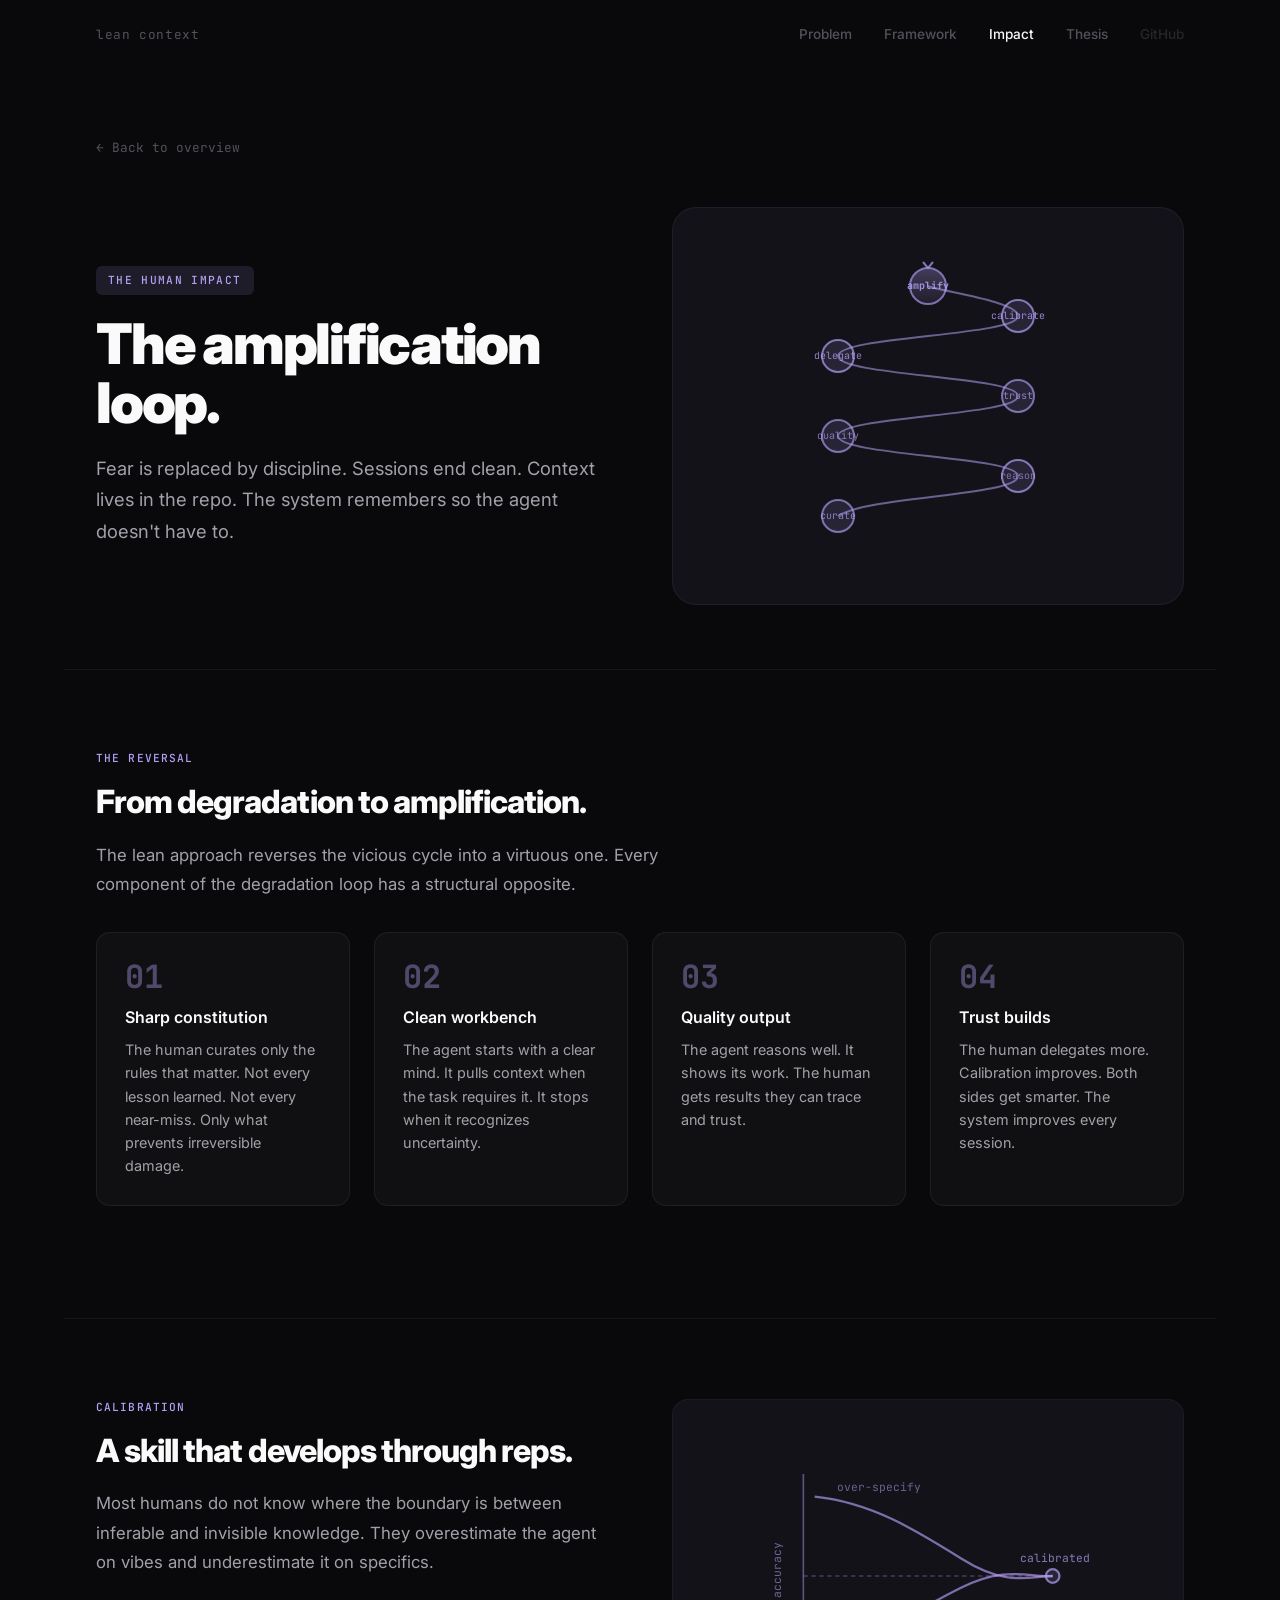
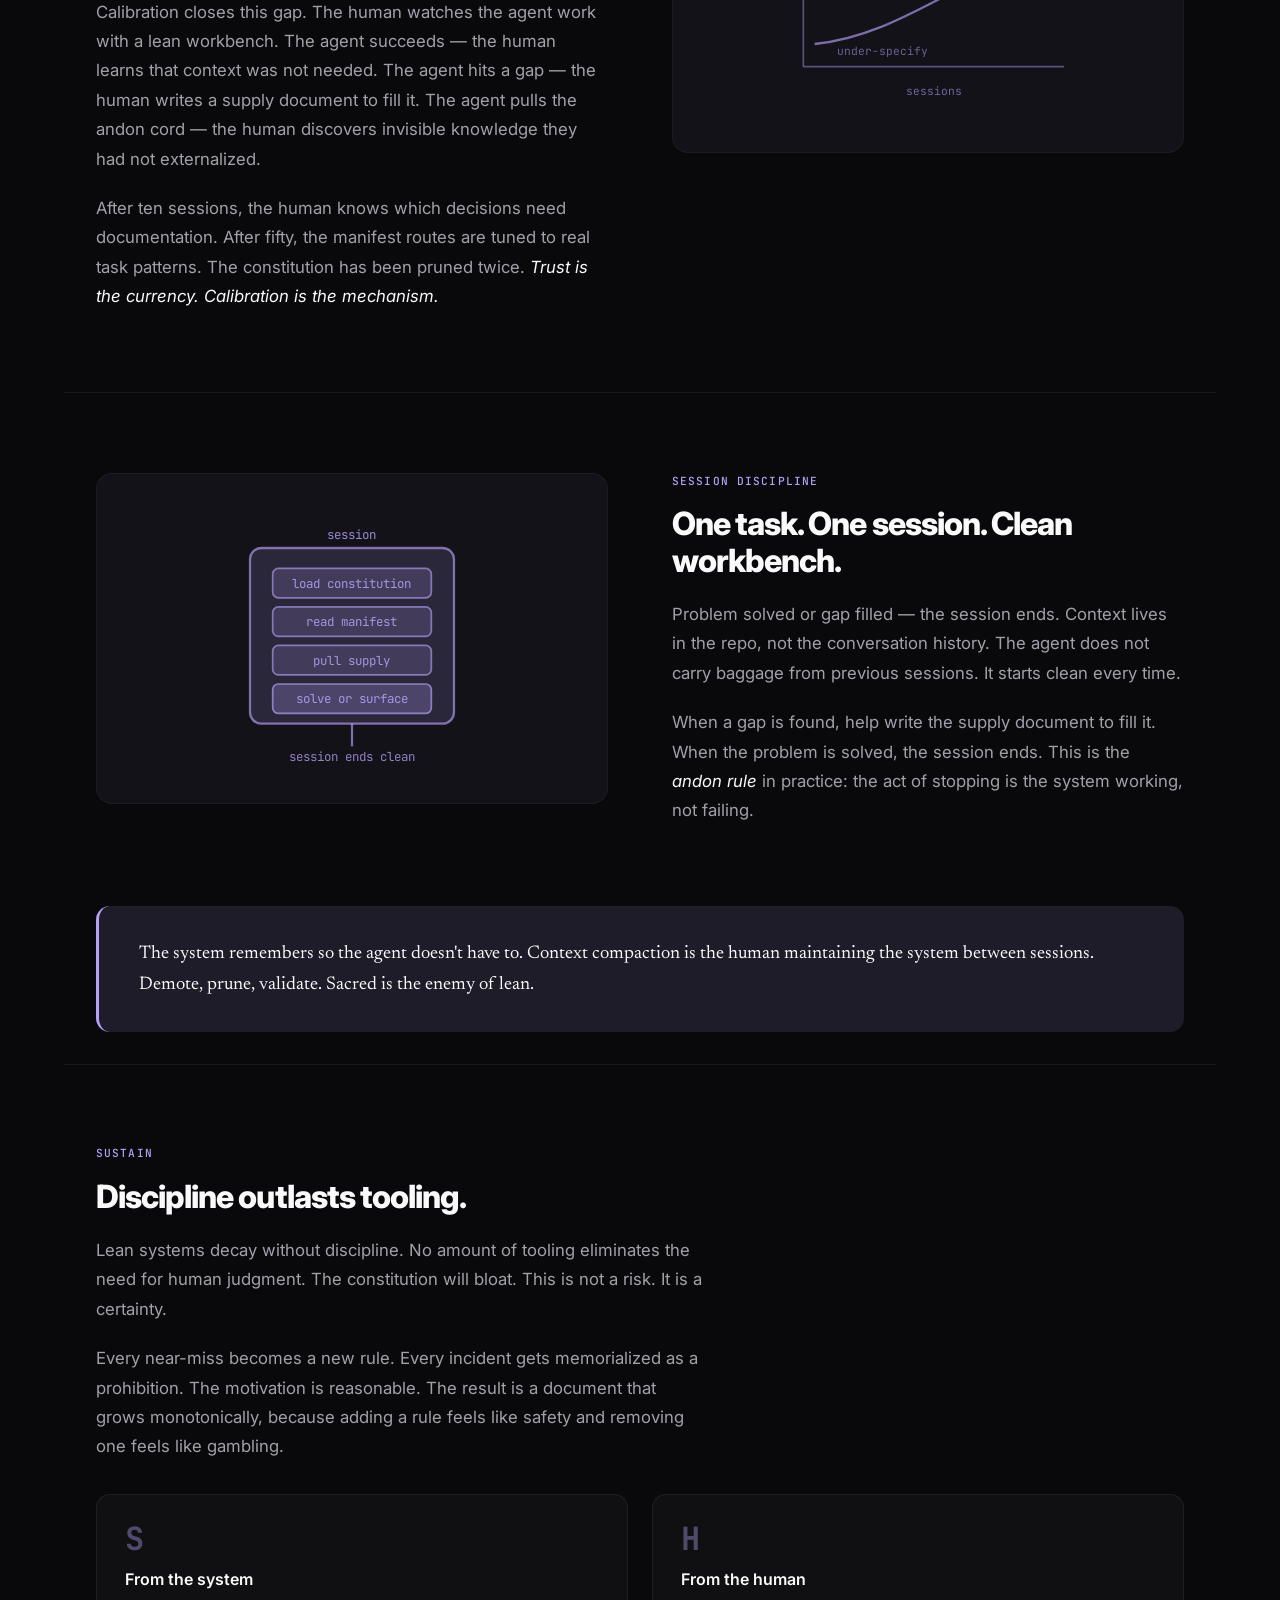
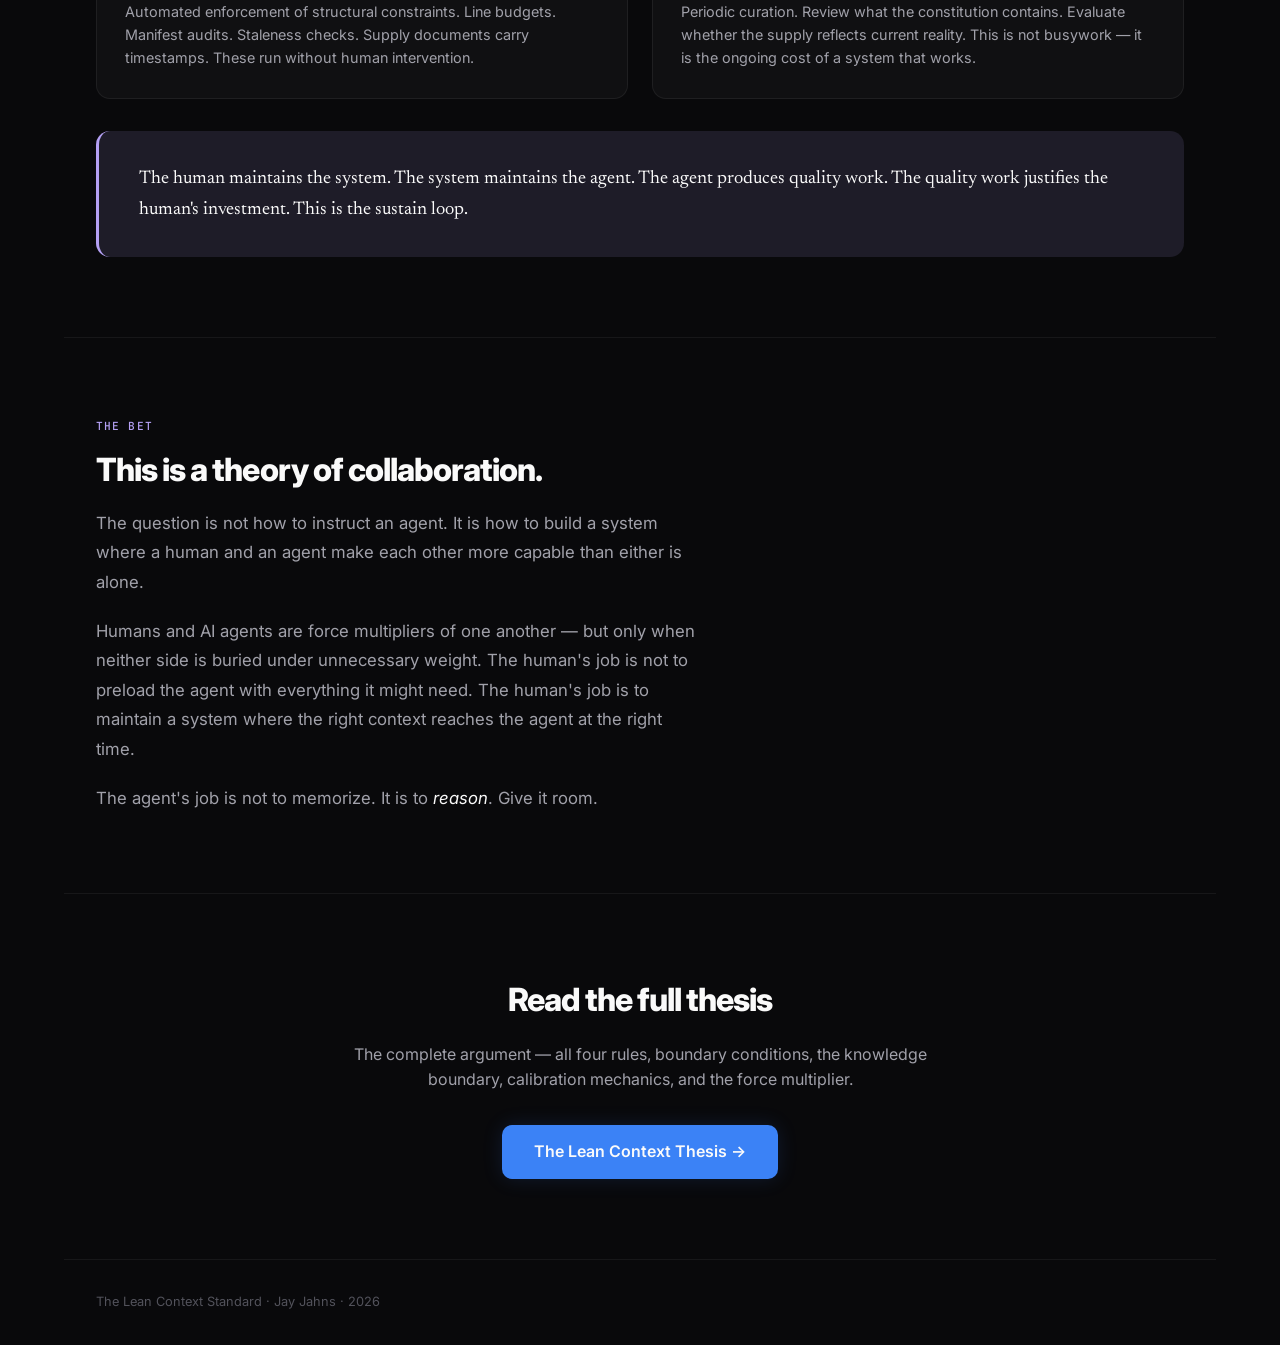
<file: impact/index.html>
<!DOCTYPE html>
<html lang="en">
<head>
  <meta charset="utf-8">
  <meta name="viewport" content="width=device-width, initial-scale=1">
  <title>The Human Impact — The Lean Context Standard</title>
  <meta name="description" content="The amplification loop. When agents stop guessing and humans stop fearing, both sides get smarter.">
  <link rel="stylesheet" href="../css/style.css">
</head>
<body>
  <nav class="nav">
    <a href="../" class="nav-logo">lean context</a>
    <div class="nav-links">
      <a href="../problem/">Problem</a>
      <a href="../framework/">Framework</a>
      <a href="../impact/" class="active">Impact</a>
      <a href="../thesis/">Thesis</a>
      <a href="https://github.com/jjahns/leancontext.dev" class="ext">GitHub</a>
    </div>
  </nav>

  <div class="pillar-back"><a href="../">&larr; Back to overview</a></div>

  <!-- ── HERO ── -->
  <section class="pillar-hero">
    <div class="pillar-hero__text">
      <span class="pillar-hero__tag pillar-hero__tag--impact">the human impact</span>
      <h1>The amplification loop.</h1>
      <p class="pillar-hero__sub">Fear is replaced by discipline. Sessions end clean. Context lives in the repo. The system remembers so the agent doesn't have to.</p>
    </div>
    <div class="pillar-hero__graphic pillar-hero__graphic--impact">
      <svg viewBox="0 0 380 300" xmlns="http://www.w3.org/2000/svg">
        <!-- Amplification loop: ascending spiral -->
        <defs>
          <linearGradient id="v-up" x1="0" y1="1" x2="0" y2="0">
            <stop offset="0%" stop-color="#b4a0f4" stop-opacity="0.08"/>
            <stop offset="100%" stop-color="#b4a0f4" stop-opacity="0.3"/>
          </linearGradient>
        </defs>
        <!-- Spiral path -->
        <path d="M100 260 C 130 240, 280 240, 280 220 C 280 200, 100 200, 100 180 C 100 160, 280 160, 280 140 C 280 120, 100 120, 100 100 C 100 80, 280 80, 280 60 C 280 45, 200 35, 190 30" stroke="#b4a0f4" stroke-opacity="0.55" stroke-width="2" fill="none"/>
        <!-- Nodes along the spiral -->
        <circle cx="100" cy="260" r="16" fill="#b4a0f4" fill-opacity="0.13" stroke="#b4a0f4" stroke-opacity="0.65" stroke-width="2"/>
        <text x="100" y="263" text-anchor="middle" font-family="'JetBrains Mono',monospace" font-size="10" fill="#b4a0f4" fill-opacity="0.73">curate</text>
        <circle cx="280" cy="220" r="16" fill="#b4a0f4" fill-opacity="0.13" stroke="#b4a0f4" stroke-opacity="0.7" stroke-width="2"/>
        <text x="280" y="223" text-anchor="middle" font-family="'JetBrains Mono',monospace" font-size="10" fill="#b4a0f4" fill-opacity="0.63">reason</text>
        <circle cx="100" cy="180" r="16" fill="#b4a0f4" fill-opacity="0.13" stroke="#b4a0f4" stroke-opacity="0.65" stroke-width="2"/>
        <text x="100" y="183" text-anchor="middle" font-family="'JetBrains Mono',monospace" font-size="10" fill="#b4a0f4" fill-opacity="0.68">quality</text>
        <circle cx="280" cy="140" r="16" fill="#b4a0f4" fill-opacity="0.13" stroke="#b4a0f4" stroke-opacity="0.65" stroke-width="2"/>
        <text x="280" y="143" text-anchor="middle" font-family="'JetBrains Mono',monospace" font-size="10" fill="#b4a0f4" fill-opacity="0.73">trust</text>
        <circle cx="100" cy="100" r="16" fill="#b4a0f4" fill-opacity="0.13" stroke="#b4a0f4" stroke-opacity="0.7" stroke-width="2"/>
        <text x="100" y="103" text-anchor="middle" font-family="'JetBrains Mono',monospace" font-size="10" fill="#b4a0f4" fill-opacity="0.78">delegate</text>
        <circle cx="280" cy="60" r="16" fill="#b4a0f4" fill-opacity="0.13" stroke="#b4a0f4" stroke-opacity="0.7" stroke-width="2"/>
        <text x="280" y="63" text-anchor="middle" font-family="'JetBrains Mono',monospace" font-size="10" fill="#b4a0f4" fill-opacity="0.83">calibrate</text>
        <!-- Peak -->
        <circle cx="190" cy="30" r="18" fill="url(#v-up)" stroke="#b4a0f4" stroke-opacity="0.65" stroke-width="2"/>
        <text x="190" y="33" text-anchor="middle" font-family="'JetBrains Mono',monospace" font-size="10" font-weight="700" fill="#b4a0f4" fill-opacity="0.88">amplify</text>
        <!-- Upward arrow at top -->
        <path d="M190 12 L185 6 M190 12 L195 6" stroke="#b4a0f4" stroke-opacity="0.7" stroke-width="2" fill="none"/>
      </svg>
    </div>
  </section>

  <!-- ── REVERSING THE LOOP ── -->
  <section class="pillar-section">
    <div class="pillar-section__tag pillar-section__tag--impact">the reversal</div>
    <h2>From degradation to amplification.</h2>
    <p>The lean approach reverses the vicious cycle into a virtuous one. Every component of the degradation loop has a structural opposite.</p>
    <div class="pillar-steps">
      <div class="pillar-step">
        <div class="pillar-step__num pillar-step__num--impact">01</div>
        <h3>Sharp constitution</h3>
        <p>The human curates only the rules that matter. Not every lesson learned. Not every near-miss. Only what prevents irreversible damage.</p>
      </div>
      <div class="pillar-step">
        <div class="pillar-step__num pillar-step__num--impact">02</div>
        <h3>Clean workbench</h3>
        <p>The agent starts with a clear mind. It pulls context when the task requires it. It stops when it recognizes uncertainty.</p>
      </div>
      <div class="pillar-step">
        <div class="pillar-step__num pillar-step__num--impact">03</div>
        <h3>Quality output</h3>
        <p>The agent reasons well. It shows its work. The human gets results they can trace and trust.</p>
      </div>
      <div class="pillar-step">
        <div class="pillar-step__num pillar-step__num--impact">04</div>
        <h3>Trust builds</h3>
        <p>The human delegates more. Calibration improves. Both sides get smarter. The system improves every session.</p>
      </div>
    </div>
  </section>

  <!-- ── CALIBRATION ── -->
  <section class="pillar-section pillar-section--split">
    <div>
      <div class="pillar-section__tag pillar-section__tag--impact">calibration</div>
      <h2>A skill that develops through reps.</h2>
      <p>Most humans do not know where the boundary is between inferable and invisible knowledge. They overestimate the agent on vibes and underestimate it on specifics.</p>
      <p>Calibration closes this gap. The human watches the agent work with a lean workbench. The agent succeeds &mdash; the human learns that context was not needed. The agent hits a gap &mdash; the human writes a supply document to fill it. The agent pulls the andon cord &mdash; the human discovers invisible knowledge they had not externalized.</p>
      <p>After ten sessions, the human knows which decisions need documentation. After fifty, the manifest routes are tuned to real task patterns. The constitution has been pruned twice. <em>Trust is the currency. Calibration is the mechanism.</em></p>
    </div>
    <div class="pillar-section__visual pillar-section__visual--impact">
      <svg viewBox="0 0 300 240" xmlns="http://www.w3.org/2000/svg">
        <!-- Calibration: convergence over time -->
        <!-- Axes -->
        <line x1="40" y1="200" x2="270" y2="200" stroke="#b4a0f4" stroke-opacity="0.45" stroke-width="1.5"/>
        <line x1="40" y1="30" x2="40" y2="200" stroke="#b4a0f4" stroke-opacity="0.45" stroke-width="1.5"/>
        <text x="155" y="225" text-anchor="middle" font-family="'JetBrains Mono',monospace" font-size="10" fill="#b4a0f4" fill-opacity="0.58">sessions</text>
        <text x="20" y="115" text-anchor="middle" font-family="'JetBrains Mono',monospace" font-size="10" fill="#b4a0f4" fill-opacity="0.58" transform="rotate(-90 20 115)">accuracy</text>
        <!-- Over-estimates line (starts high, converges) -->
        <path d="M50 50 C100 55, 140 80, 180 105 S240 120, 260 120" stroke="#b4a0f4" stroke-opacity="0.65" stroke-width="2" fill="none"/>
        <text x="70" y="45" font-family="'JetBrains Mono',monospace" font-size="10" fill="#b4a0f4" fill-opacity="0.55">over-specify</text>
        <!-- Under-estimates line (starts low, converges) -->
        <path d="M50 180 C100 175, 140 150, 180 130 S240 122, 260 120" stroke="#b4a0f4" stroke-opacity="0.65" stroke-width="2" fill="none"/>
        <text x="70" y="190" font-family="'JetBrains Mono',monospace" font-size="10" fill="#b4a0f4" fill-opacity="0.55">under-specify</text>
        <!-- Convergence point -->
        <circle cx="260" cy="120" r="6" fill="#b4a0f4" fill-opacity="0.13" stroke="#b4a0f4" stroke-opacity="0.7" stroke-width="2"/>
        <text x="262" y="108" text-anchor="middle" font-family="'JetBrains Mono',monospace" font-size="10" fill="#b4a0f4" fill-opacity="0.73">calibrated</text>
        <!-- Optimal line -->
        <line x1="40" y1="120" x2="250" y2="120" stroke="#b4a0f4" stroke-opacity="0.3" stroke-width="1.5" stroke-dasharray="4 3"/>
      </svg>
    </div>
  </section>

  <!-- ── SESSION DISCIPLINE ── -->
  <section class="pillar-section pillar-section--split-reverse">
    <div>
      <div class="pillar-section__tag pillar-section__tag--impact">session discipline</div>
      <h2>One task. One session. Clean workbench.</h2>
      <p>Problem solved or gap filled &mdash; the session ends. Context lives in the repo, not the conversation history. The agent does not carry baggage from previous sessions. It starts clean every time.</p>
      <p>When a gap is found, help write the supply document to fill it. When the problem is solved, the session ends. This is the <em>andon rule</em> in practice: the act of stopping is the system working, not failing.</p>
    </div>
    <div class="pillar-section__visual pillar-section__visual--impact">
      <svg viewBox="0 0 300 220" xmlns="http://www.w3.org/2000/svg">
        <!-- Session lifecycle -->
        <rect x="60" y="30" width="180" height="155" rx="10" fill="#b4a0f4" fill-opacity="0.15" stroke="#b4a0f4" stroke-opacity="0.65" stroke-width="2"/>
        <text x="150" y="22" text-anchor="middle" font-family="'JetBrains Mono',monospace" font-size="11" fill="#b4a0f4" fill-opacity="0.83">session</text>
        <rect x="80" y="48" width="140" height="26" rx="5" fill="#b4a0f4" fill-opacity="0.17" stroke="#b4a0f4" stroke-opacity="0.65" stroke-width="1.5"/>
        <text x="150" y="65" text-anchor="middle" font-family="'JetBrains Mono',monospace" font-size="11" fill="#b4a0f4" fill-opacity="0.88">load constitution</text>
        <rect x="80" y="82" width="140" height="26" rx="5" fill="#b4a0f4" fill-opacity="0.17" stroke="#b4a0f4" stroke-opacity="0.65" stroke-width="1.5"/>
        <text x="150" y="99" text-anchor="middle" font-family="'JetBrains Mono',monospace" font-size="11" fill="#b4a0f4" fill-opacity="0.88">read manifest</text>
        <rect x="80" y="116" width="140" height="26" rx="5" fill="#b4a0f4" fill-opacity="0.17" stroke="#b4a0f4" stroke-opacity="0.65" stroke-width="1.5"/>
        <text x="150" y="133" text-anchor="middle" font-family="'JetBrains Mono',monospace" font-size="11" fill="#b4a0f4" fill-opacity="0.88">pull supply</text>
        <rect x="80" y="150" width="140" height="26" rx="5" fill="#b4a0f4" fill-opacity="0.25" stroke="#b4a0f4" stroke-opacity="0.7" stroke-width="1.5"/>
        <text x="150" y="167" text-anchor="middle" font-family="'JetBrains Mono',monospace" font-size="11" fill="#b4a0f4" fill-opacity="0.88">solve or surface</text>
        <path d="M150 185 L150 205" stroke="#b4a0f4" stroke-opacity="0.65" stroke-width="2" fill="none"/>
        <text x="150" y="218" text-anchor="middle" font-family="'JetBrains Mono',monospace" font-size="11" fill="#b4a0f4" fill-opacity="0.78">session ends clean</text>
      </svg>
    </div>
  </section>
  <div class="pillar-callout-section">
    <div class="pillar-callout pillar-callout--impact">
      <p>The system remembers so the agent doesn't have to. Context compaction is the human maintaining the system between sessions. Demote, prune, validate. Sacred is the enemy of lean.</p>
    </div>
  </div>

  <!-- ── SUSTAINING ── -->
  <section class="pillar-section">
    <div class="pillar-section__tag pillar-section__tag--impact">sustain</div>
    <h2>Discipline outlasts tooling.</h2>
    <p>Lean systems decay without discipline. No amount of tooling eliminates the need for human judgment. The constitution will bloat. This is not a risk. It is a certainty.</p>
    <p>Every near-miss becomes a new rule. Every incident gets memorialized as a prohibition. The motivation is reasonable. The result is a document that grows monotonically, because adding a rule feels like safety and removing one feels like gambling.</p>
    <div class="pillar-steps">
      <div class="pillar-step">
        <div class="pillar-step__num pillar-step__num--impact">S</div>
        <h3>From the system</h3>
        <p>Automated enforcement of structural constraints. Line budgets. Manifest audits. Staleness checks. Supply documents carry timestamps. These run without human intervention.</p>
      </div>
      <div class="pillar-step">
        <div class="pillar-step__num pillar-step__num--impact">H</div>
        <h3>From the human</h3>
        <p>Periodic curation. Review what the constitution contains. Evaluate whether the supply reflects current reality. This is not busywork &mdash; it is the ongoing cost of a system that works.</p>
      </div>
    </div>
    <div class="pillar-callout pillar-callout--impact">
      <p>The human maintains the system. The system maintains the agent. The agent produces quality work. The quality work justifies the human's investment. This is the sustain loop.</p>
    </div>
  </section>

  <!-- ── THE BET ── -->
  <section class="pillar-section">
    <div class="pillar-section__tag pillar-section__tag--impact">the bet</div>
    <h2>This is a theory of collaboration.</h2>
    <p>The question is not how to instruct an agent. It is how to build a system where a human and an agent make each other more capable than either is alone.</p>
    <p>Humans and AI agents are force multipliers of one another &mdash; but only when neither side is buried under unnecessary weight. The human's job is not to preload the agent with everything it might need. The human's job is to maintain a system where the right context reaches the agent at the right time.</p>
    <p>The agent's job is not to memorize. It is to <em>reason</em>. Give it room.</p>
  </section>

  <!-- ── CTA ── -->
  <section class="cta">
    <h2>Read the full thesis</h2>
    <p>The complete argument &mdash; all four rules, boundary conditions, the knowledge boundary, calibration mechanics, and the force multiplier.</p>
    <a href="../thesis/" class="cta-button">The Lean Context Thesis &rarr;</a>
  </section>

  <footer class="footer">
    <p>The Lean Context Standard · Jay Jahns · 2026</p>
  </footer>
</body>
</html>
</file>
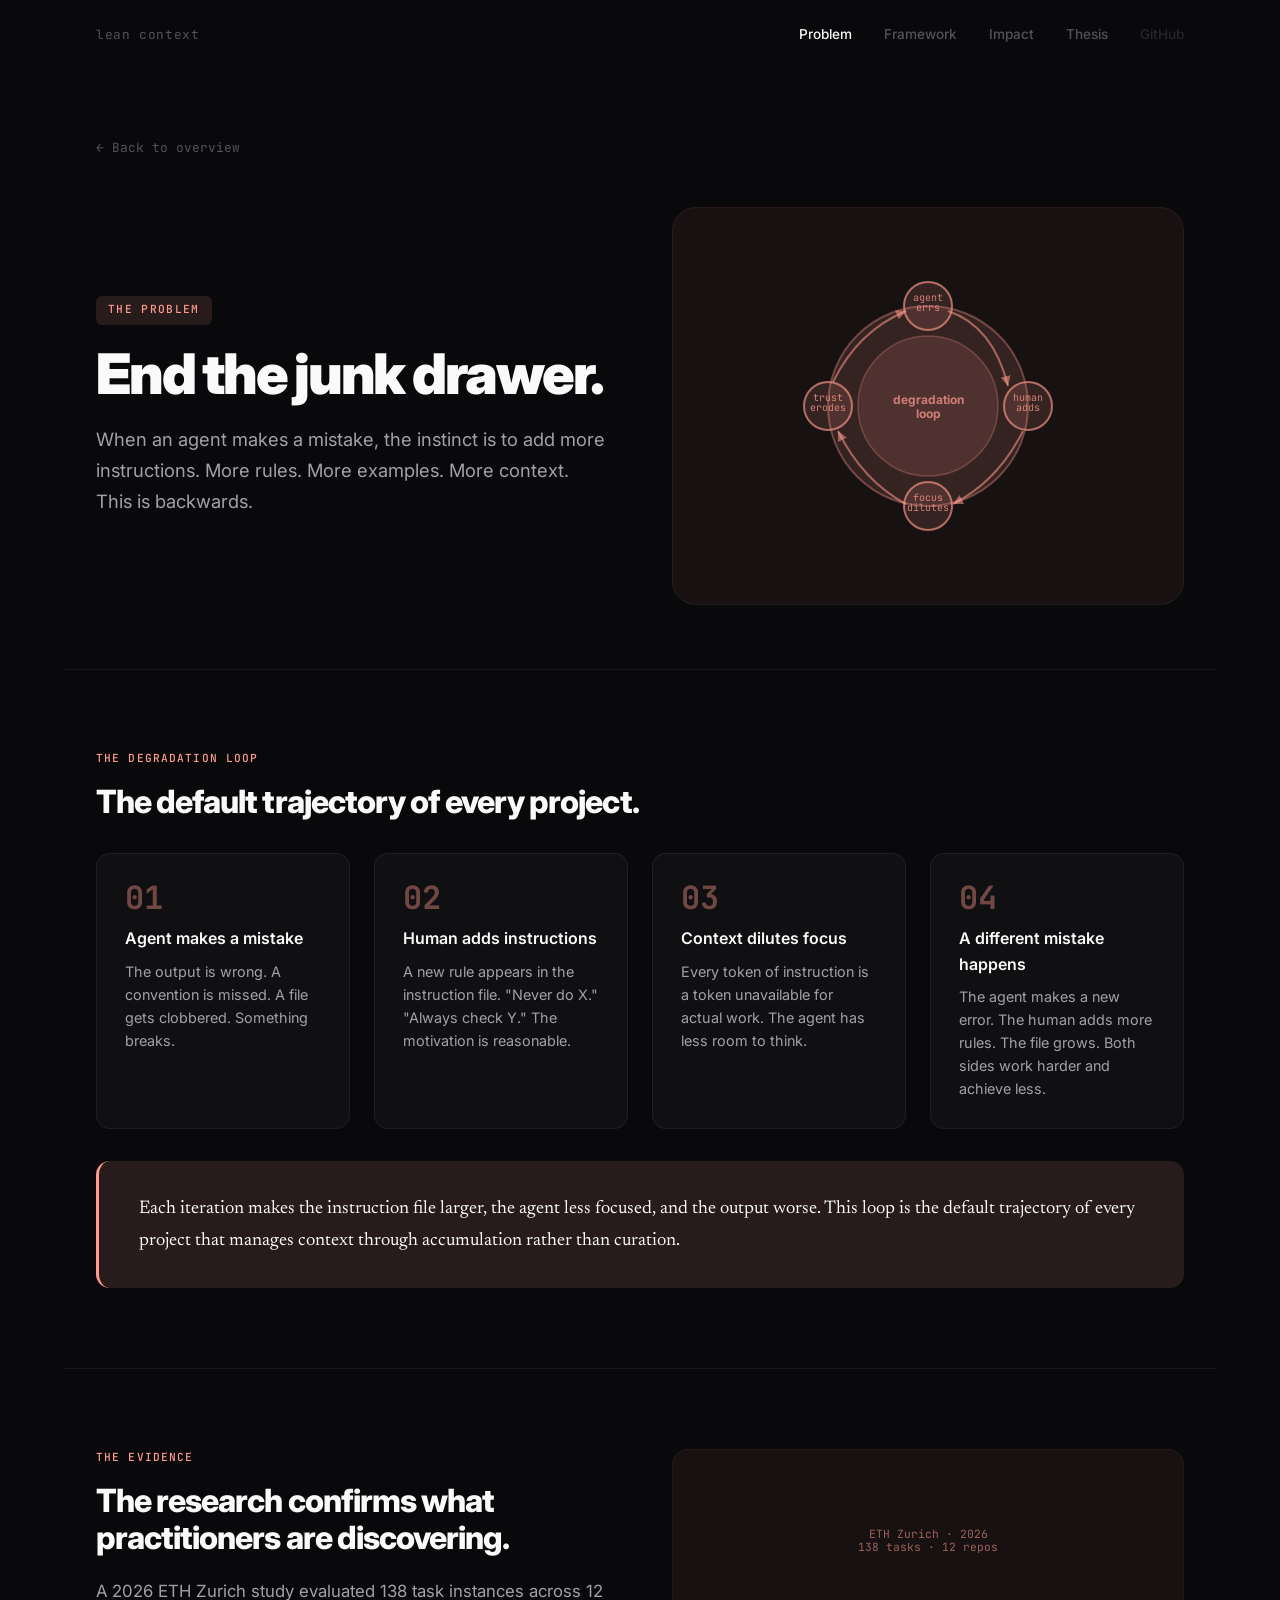
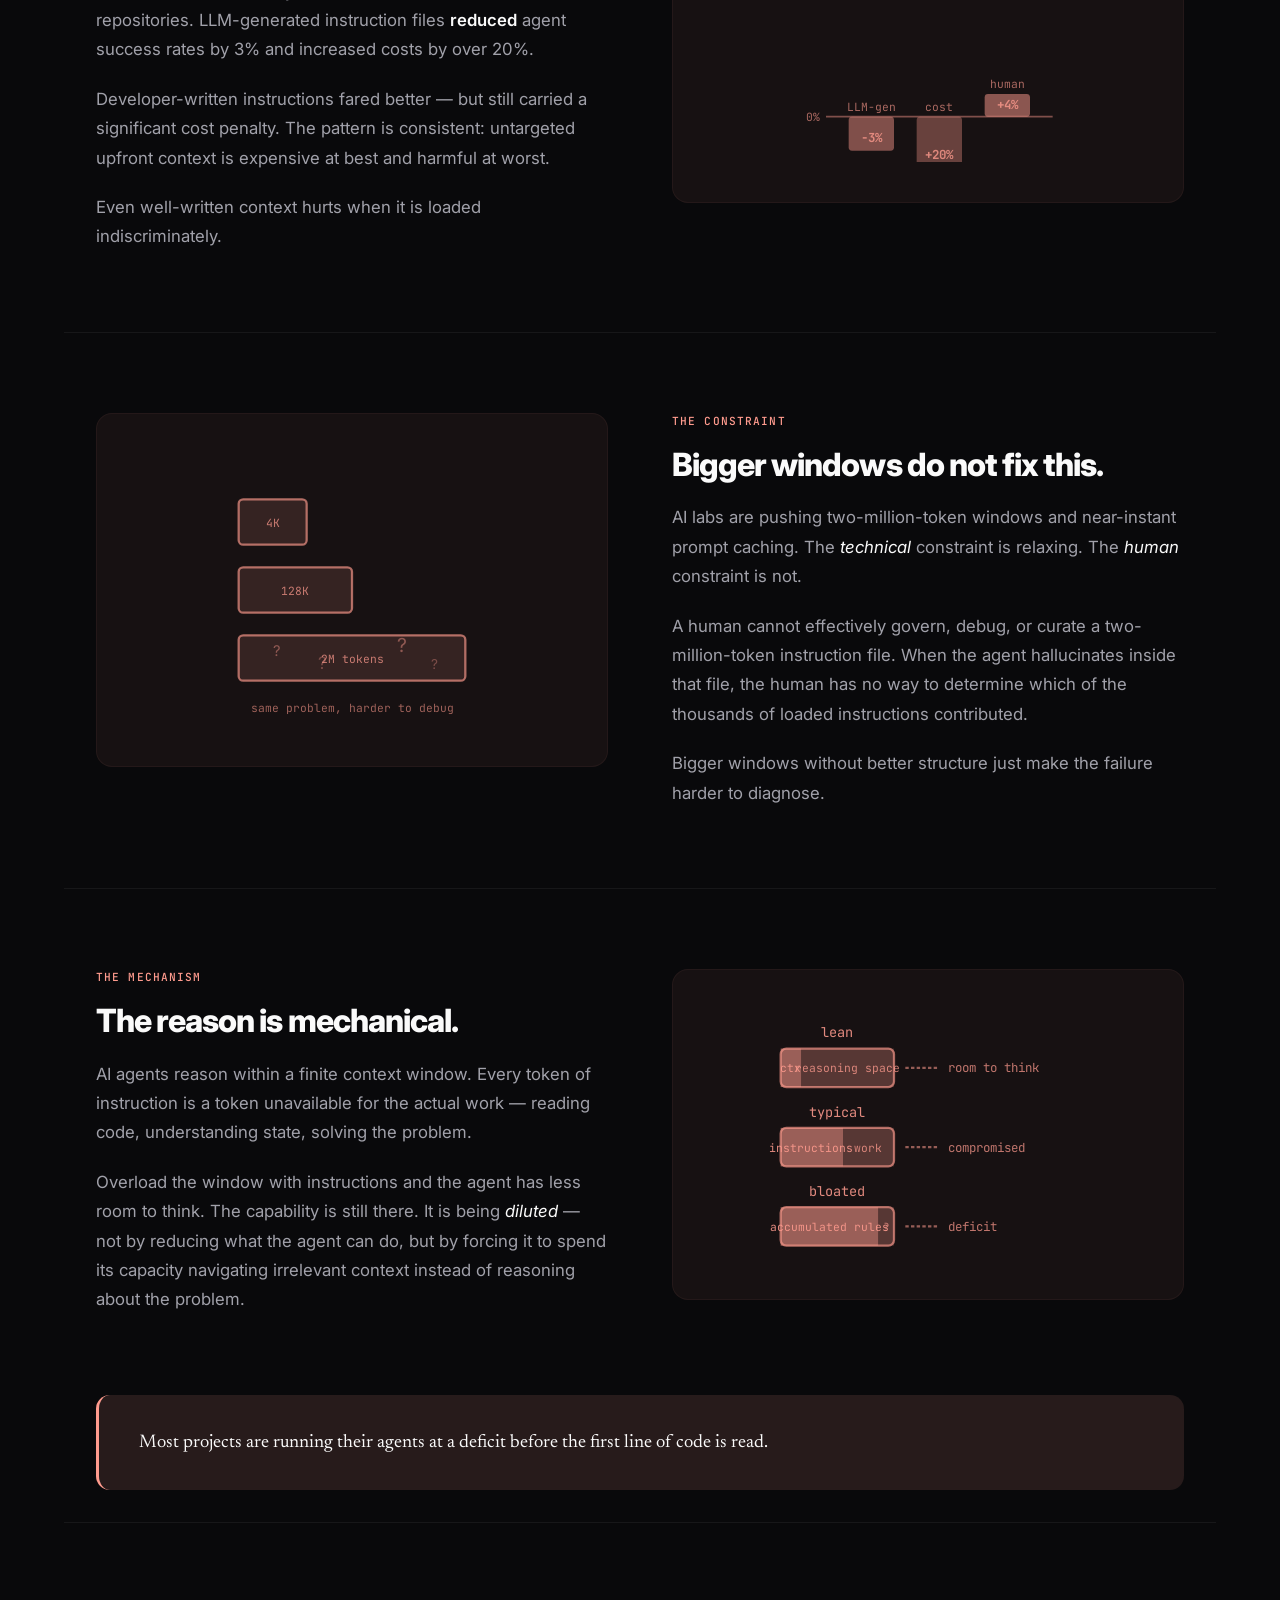
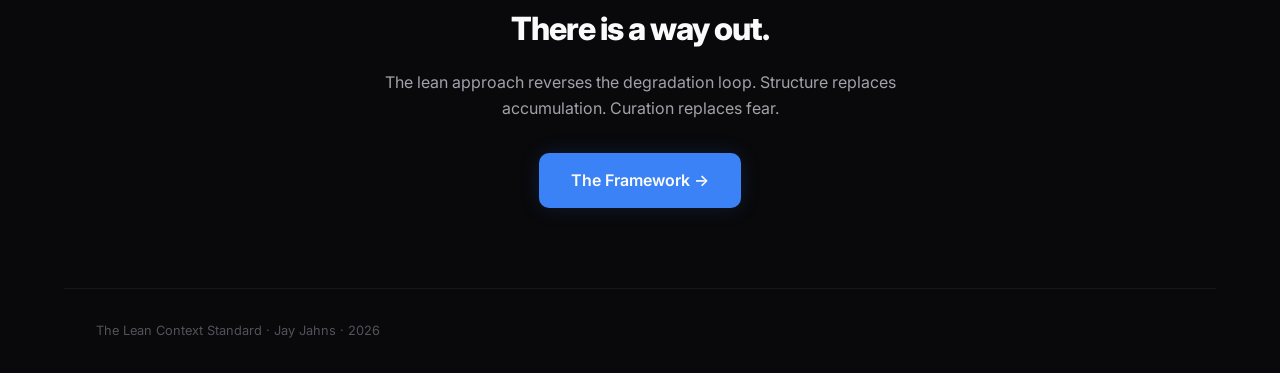
<file: problem/index.html>
<!DOCTYPE html>
<html lang="en">
<head>
  <meta charset="utf-8">
  <meta name="viewport" content="width=device-width, initial-scale=1">
  <title>The Problem — The Lean Context Standard</title>
  <meta name="description" content="Every mistake triggers more instructions. More instructions make agents worse. This is the degradation loop.">
  <link rel="stylesheet" href="../css/style.css">
</head>
<body>
  <nav class="nav">
    <a href="../" class="nav-logo">lean context</a>
    <div class="nav-links">
      <a href="../problem/" class="active">Problem</a>
      <a href="../framework/">Framework</a>
      <a href="../impact/">Impact</a>
      <a href="../thesis/">Thesis</a>
      <a href="https://github.com/jjahns/leancontext.dev" class="ext">GitHub</a>
    </div>
  </nav>

  <div class="pillar-back"><a href="../">&larr; Back to overview</a></div>

  <!-- ── HERO ── -->
  <section class="pillar-hero">
    <div class="pillar-hero__text">
      <span class="pillar-hero__tag pillar-hero__tag--problem">the problem</span>
      <h1>End the junk drawer.</h1>
      <p class="pillar-hero__sub">When an agent makes a mistake, the instinct is to add more instructions. More rules. More examples. More context. This is backwards.</p>
    </div>
    <div class="pillar-hero__graphic pillar-hero__graphic--problem">
      <svg viewBox="0 0 380 300" xmlns="http://www.w3.org/2000/svg">
        <!-- Degradation Loop Visualization -->
        <!-- Central circle path -->
        <circle cx="190" cy="150" r="100" fill="#ff9b8e" fill-opacity="0.13" stroke="#ff9b8e" stroke-opacity="0.35" stroke-width="2"/>
        <circle cx="190" cy="150" r="70" fill="#ff9b8e" fill-opacity="0.13" stroke="#ff9b8e" stroke-opacity="0.27" stroke-width="1.5"/>
        <!-- Step 1: Mistake -->
        <circle cx="190" cy="50" r="24" fill="#ff9b8e" fill-opacity="0.13" stroke="#ff9b8e" stroke-opacity="0.65" stroke-width="2"/>
        <text x="190" y="45" text-anchor="middle" font-family="'JetBrains Mono',monospace" font-size="10" fill="#ff9b8e" fill-opacity="0.78">agent</text>
        <text x="190" y="55" text-anchor="middle" font-family="'JetBrains Mono',monospace" font-size="10" fill="#ff9b8e" fill-opacity="0.78">errs</text>
        <!-- Step 2: Add rules -->
        <circle cx="290" cy="150" r="24" fill="#ff9b8e" fill-opacity="0.13" stroke="#ff9b8e" stroke-opacity="0.65" stroke-width="2"/>
        <text x="290" y="145" text-anchor="middle" font-family="'JetBrains Mono',monospace" font-size="10" fill="#ff9b8e" fill-opacity="0.78">human</text>
        <text x="290" y="155" text-anchor="middle" font-family="'JetBrains Mono',monospace" font-size="10" fill="#ff9b8e" fill-opacity="0.78">adds</text>
        <!-- Step 3: Dilution -->
        <circle cx="190" cy="250" r="24" fill="#ff9b8e" fill-opacity="0.13" stroke="#ff9b8e" stroke-opacity="0.65" stroke-width="2"/>
        <text x="190" y="245" text-anchor="middle" font-family="'JetBrains Mono',monospace" font-size="10" fill="#ff9b8e" fill-opacity="0.78">focus</text>
        <text x="190" y="255" text-anchor="middle" font-family="'JetBrains Mono',monospace" font-size="10" fill="#ff9b8e" fill-opacity="0.78">dilutes</text>
        <!-- Step 4: Trust erodes -->
        <circle cx="90" cy="150" r="24" fill="#ff9b8e" fill-opacity="0.13" stroke="#ff9b8e" stroke-opacity="0.65" stroke-width="2"/>
        <text x="90" y="145" text-anchor="middle" font-family="'JetBrains Mono',monospace" font-size="10" fill="#ff9b8e" fill-opacity="0.78">trust</text>
        <text x="90" y="155" text-anchor="middle" font-family="'JetBrains Mono',monospace" font-size="10" fill="#ff9b8e" fill-opacity="0.78">erodes</text>
        <!-- Connecting arrows (clockwise) -->
        <defs><marker id="loop-arrow" viewBox="0 0 6 6" refX="6" refY="3" markerWidth="5" markerHeight="5" orient="auto"><path d="M0,0 L6,3 L0,6" fill="#ff9b8e" fill-opacity="0.55"/></marker></defs>
        <path d="M210 55 Q 255 70, 270 130" stroke="#ff9b8e" stroke-opacity="0.55" stroke-width="2" fill="none" marker-end="url(#loop-arrow)"/>
        <path d="M285 175 Q 260 225, 215 248" stroke="#ff9b8e" stroke-opacity="0.55" stroke-width="2" fill="none" marker-end="url(#loop-arrow)"/>
        <path d="M168 248 Q 125 225, 100 175" stroke="#ff9b8e" stroke-opacity="0.55" stroke-width="2" fill="none" marker-end="url(#loop-arrow)"/>
        <path d="M95 126 Q 120 75, 168 55" stroke="#ff9b8e" stroke-opacity="0.55" stroke-width="2" fill="none" marker-end="url(#loop-arrow)"/>
        <!-- Center label -->
        <text x="190" y="148" text-anchor="middle" font-family="'Inter',sans-serif" font-size="12" font-weight="700" fill="#ff9b8e" fill-opacity="0.73">degradation</text>
        <text x="190" y="162" text-anchor="middle" font-family="'Inter',sans-serif" font-size="12" font-weight="700" fill="#ff9b8e" fill-opacity="0.73">loop</text>
      </svg>
    </div>
  </section>

  <!-- ── THE LOOP ── -->
  <section class="pillar-section">
    <div class="pillar-section__tag pillar-section__tag--problem">the degradation loop</div>
    <h2>The default trajectory of every project.</h2>
    <div class="pillar-steps">
      <div class="pillar-step">
        <div class="pillar-step__num pillar-step__num--problem">01</div>
        <h3>Agent makes a mistake</h3>
        <p>The output is wrong. A convention is missed. A file gets clobbered. Something breaks.</p>
      </div>
      <div class="pillar-step">
        <div class="pillar-step__num pillar-step__num--problem">02</div>
        <h3>Human adds instructions</h3>
        <p>A new rule appears in the instruction file. "Never do X." "Always check Y." The motivation is reasonable.</p>
      </div>
      <div class="pillar-step">
        <div class="pillar-step__num pillar-step__num--problem">03</div>
        <h3>Context dilutes focus</h3>
        <p>Every token of instruction is a token unavailable for actual work. The agent has less room to think.</p>
      </div>
      <div class="pillar-step">
        <div class="pillar-step__num pillar-step__num--problem">04</div>
        <h3>A different mistake happens</h3>
        <p>The agent makes a new error. The human adds more rules. The file grows. Both sides work harder and achieve less.</p>
      </div>
    </div>
    <div class="pillar-callout pillar-callout--problem">
      <p>Each iteration makes the instruction file larger, the agent less focused, and the output worse. This loop is the default trajectory of every project that manages context through accumulation rather than curation.</p>
    </div>
  </section>

  <!-- ── THE EVIDENCE ── -->
  <section class="pillar-section pillar-section--split">
    <div>
      <div class="pillar-section__tag pillar-section__tag--problem">the evidence</div>
      <h2>The research confirms what practitioners are discovering.</h2>
      <p>A 2026 ETH Zurich study evaluated 138 task instances across 12 repositories. LLM-generated instruction files <strong>reduced</strong> agent success rates by 3% and increased costs by over 20%.</p>
      <p>Developer-written instructions fared better &mdash; but still carried a significant cost penalty. The pattern is consistent: untargeted upfront context is expensive at best and harmful at worst.</p>
      <p>Even well-written context hurts when it is loaded indiscriminately.</p>
    </div>
    <div class="pillar-section__visual pillar-section__visual--problem">
      <svg viewBox="0 0 300 240" xmlns="http://www.w3.org/2000/svg">
        <!-- Bar chart showing the stats -->
        <!-- Baseline -->
        <line x1="60" y1="200" x2="260" y2="200" stroke="#ff9b8e" stroke-opacity="0.45" stroke-width="1.5"/>
        <text x="55" y="204" text-anchor="end" font-family="'JetBrains Mono',monospace" font-size="10" fill="#ff9b8e" fill-opacity="0.63">0%</text>
        <!-- LLM-generated bar (negative) -->
        <rect x="80" y="200" width="40" height="30" rx="3" fill="#ff9b8e" fill-opacity="0.45"/>
        <text x="100" y="222" text-anchor="middle" font-family="'JetBrains Mono',monospace" font-size="11" font-weight="700" fill="#ff9b8e" fill-opacity="0.78">&minus;3%</text>
        <text x="100" y="195" text-anchor="middle" font-family="'JetBrains Mono',monospace" font-size="10" fill="#ff9b8e" fill-opacity="0.63">LLM-gen</text>
        <!-- Cost bar (negative direction = cost increase) -->
        <rect x="140" y="200" width="40" height="60" rx="3" fill="#ff9b8e" fill-opacity="0.35"/>
        <text x="160" y="237" text-anchor="middle" font-family="'JetBrains Mono',monospace" font-size="11" font-weight="700" fill="#ff9b8e" fill-opacity="0.78">+20%</text>
        <text x="160" y="195" text-anchor="middle" font-family="'JetBrains Mono',monospace" font-size="10" fill="#ff9b8e" fill-opacity="0.63">cost</text>
        <!-- Human-written bar (slightly positive) -->
        <rect x="200" y="180" width="40" height="20" rx="3" fill="#ff9b8e" fill-opacity="0.5"/>
        <text x="220" y="193" text-anchor="middle" font-family="'JetBrains Mono',monospace" font-size="11" font-weight="700" fill="#ff9b8e" fill-opacity="0.78">+4%</text>
        <text x="220" y="175" text-anchor="middle" font-family="'JetBrains Mono',monospace" font-size="10" fill="#ff9b8e" fill-opacity="0.63">human</text>
        <!-- Source -->
        <text x="150" y="42" text-anchor="middle" font-family="'JetBrains Mono',monospace" font-size="10" fill="#ff9b8e" fill-opacity="0.58">ETH Zurich · 2026</text>
        <text x="150" y="54" text-anchor="middle" font-family="'JetBrains Mono',monospace" font-size="10" fill="#ff9b8e" fill-opacity="0.58">138 tasks · 12 repos</text>
      </svg>
    </div>
  </section>

  <!-- ── BIGGER WINDOWS ── -->
  <section class="pillar-section pillar-section--split-reverse">
    <div>
      <div class="pillar-section__tag pillar-section__tag--problem">the constraint</div>
      <h2>Bigger windows do not fix this.</h2>
      <p>AI labs are pushing two-million-token windows and near-instant prompt caching. The <em>technical</em> constraint is relaxing. The <em>human</em> constraint is not.</p>
      <p>A human cannot effectively govern, debug, or curate a two-million-token instruction file. When the agent hallucinates inside that file, the human has no way to determine which of the thousands of loaded instructions contributed.</p>
      <p>Bigger windows without better structure just make the failure harder to diagnose.</p>
    </div>
    <div class="pillar-section__visual pillar-section__visual--problem">
      <svg viewBox="0 0 300 240" xmlns="http://www.w3.org/2000/svg">
        <!-- Expanding window with question marks -->
        <rect x="50" y="40" width="60" height="40" rx="4" fill="#ff9b8e" fill-opacity="0.13" stroke="#ff9b8e" stroke-opacity="0.65" stroke-width="2"/>
        <text x="80" y="64" text-anchor="middle" font-family="'JetBrains Mono',monospace" font-size="10" fill="#ff9b8e" fill-opacity="0.73">4K</text>
        <rect x="50" y="100" width="100" height="40" rx="4" fill="#ff9b8e" fill-opacity="0.13" stroke="#ff9b8e" stroke-opacity="0.65" stroke-width="2"/>
        <text x="100" y="124" text-anchor="middle" font-family="'JetBrains Mono',monospace" font-size="10" fill="#ff9b8e" fill-opacity="0.73">128K</text>
        <rect x="50" y="160" width="200" height="40" rx="4" fill="#ff9b8e" fill-opacity="0.13" stroke="#ff9b8e" stroke-opacity="0.65" stroke-width="2"/>
        <text x="150" y="184" text-anchor="middle" font-family="'JetBrains Mono',monospace" font-size="10" fill="#ff9b8e" fill-opacity="0.73">2M tokens</text>
        <!-- Question marks scattered in the big window -->
        <text x="80" y="178" font-family="'Inter',sans-serif" font-size="13" fill="#ff9b8e" fill-opacity="0.45">?</text>
        <text x="120" y="190" font-family="'Inter',sans-serif" font-size="15" fill="#ff9b8e" fill-opacity="0.35">?</text>
        <text x="190" y="175" font-family="'Inter',sans-serif" font-size="17" fill="#ff9b8e" fill-opacity="0.45">?</text>
        <text x="220" y="190" font-family="'Inter',sans-serif" font-size="12" fill="#ff9b8e" fill-opacity="0.35">?</text>
        <!-- Label -->
        <text x="150" y="228" text-anchor="middle" font-family="'JetBrains Mono',monospace" font-size="10" fill="#ff9b8e" fill-opacity="0.58">same problem, harder to debug</text>
      </svg>
    </div>
  </section>

  <!-- ── THE MECHANISM ── -->
  <section class="pillar-section pillar-section--split">
    <div>
      <div class="pillar-section__tag pillar-section__tag--problem">the mechanism</div>
      <h2>The reason is mechanical.</h2>
      <p>AI agents reason within a finite context window. Every token of instruction is a token unavailable for the actual work &mdash; reading code, understanding state, solving the problem.</p>
      <p>Overload the window with instructions and the agent has less room to think. The capability is still there. It is being <em>diluted</em> &mdash; not by reducing what the agent can do, but by forcing it to spend its capacity navigating irrelevant context instead of reasoning about the problem.</p>
    </div>
    <div class="pillar-section__visual pillar-section__visual--problem">
      <svg viewBox="0 0 300 220" xmlns="http://www.w3.org/2000/svg">
        <!-- Context window as a bar, showing instructions vs. work space -->
        <!-- Clean workbench -->
        <text x="70" y="24" text-anchor="middle" font-family="'JetBrains Mono',monospace" font-size="12" fill="#ff9b8e" fill-opacity="0.88">lean</text>
        <rect x="20" y="34" width="100" height="34" rx="5" fill="#ff9b8e" fill-opacity="0.13" stroke="#ff9b8e" stroke-opacity="0.65" stroke-width="2"/>
        <rect x="20" y="34" width="18" height="34" rx="5 0 0 5" fill="#ff9b8e" fill-opacity="0.5"/>
        <rect x="38" y="34" width="82" height="34" rx="0 5 5 0" fill="#ff9b8e" fill-opacity="0.17"/>
        <text x="29" y="55" text-anchor="middle" font-family="'JetBrains Mono',monospace" font-size="10" fill="#ff9b8e" fill-opacity="0.88">ctx</text>
        <text x="79" y="55" text-anchor="middle" font-family="'JetBrains Mono',monospace" font-size="10" fill="#ff9b8e" fill-opacity="0.78">reasoning space</text>
        <!-- Typical workbench -->
        <text x="70" y="94" text-anchor="middle" font-family="'JetBrains Mono',monospace" font-size="12" fill="#ff9b8e" fill-opacity="0.88">typical</text>
        <rect x="20" y="104" width="100" height="34" rx="5" fill="#ff9b8e" fill-opacity="0.13" stroke="#ff9b8e" stroke-opacity="0.65" stroke-width="2"/>
        <rect x="20" y="104" width="55" height="34" rx="5 0 0 5" fill="#ff9b8e" fill-opacity="0.5"/>
        <rect x="75" y="104" width="45" height="34" rx="0 5 5 0" fill="#ff9b8e" fill-opacity="0.17"/>
        <text x="47" y="125" text-anchor="middle" font-family="'JetBrains Mono',monospace" font-size="10" fill="#ff9b8e" fill-opacity="0.88">instructions</text>
        <text x="97" y="125" text-anchor="middle" font-family="'JetBrains Mono',monospace" font-size="10" fill="#ff9b8e" fill-opacity="0.78">work</text>
        <!-- Bloated workbench -->
        <text x="70" y="164" text-anchor="middle" font-family="'JetBrains Mono',monospace" font-size="12" fill="#ff9b8e" fill-opacity="0.88">bloated</text>
        <rect x="20" y="174" width="100" height="34" rx="5" fill="#ff9b8e" fill-opacity="0.13" stroke="#ff9b8e" stroke-opacity="0.65" stroke-width="2"/>
        <rect x="20" y="174" width="86" height="34" rx="5 0 0 5" fill="#ff9b8e" fill-opacity="0.5"/>
        <rect x="106" y="174" width="14" height="34" rx="0 5 5 0" fill="#ff9b8e" fill-opacity="0.17"/>
        <text x="63" y="195" text-anchor="middle" font-family="'JetBrains Mono',monospace" font-size="10" fill="#ff9b8e" fill-opacity="0.88">accumulated rules</text>
        <text x="113" y="195" text-anchor="middle" font-family="'JetBrains Mono',monospace" font-size="10" fill="#ff9b8e" fill-opacity="0.68">?</text>
        <!-- Labels -->
        <path d="M130 51 L160 51" stroke="#ff9b8e" stroke-opacity="0.55" stroke-width="2" stroke-dasharray="3 2"/>
        <text x="168" y="55" text-anchor="start" font-family="'JetBrains Mono',monospace" font-size="11" fill="#ff9b8e" fill-opacity="0.73">room to think</text>
        <path d="M130 121 L160 121" stroke="#ff9b8e" stroke-opacity="0.55" stroke-width="2" stroke-dasharray="3 2"/>
        <text x="168" y="125" text-anchor="start" font-family="'JetBrains Mono',monospace" font-size="11" fill="#ff9b8e" fill-opacity="0.73">compromised</text>
        <path d="M130 191 L160 191" stroke="#ff9b8e" stroke-opacity="0.55" stroke-width="2" stroke-dasharray="3 2"/>
        <text x="168" y="195" text-anchor="start" font-family="'JetBrains Mono',monospace" font-size="11" fill="#ff9b8e" fill-opacity="0.73">deficit</text>
      </svg>
    </div>
  </section>
  <div class="pillar-callout-section">
    <div class="pillar-callout pillar-callout--problem">
      <p>Most projects are running their agents at a deficit before the first line of code is read.</p>
    </div>
  </div>

  <!-- ── CTA ── -->
  <section class="cta">
    <h2>There is a way out.</h2>
    <p>The lean approach reverses the degradation loop. Structure replaces accumulation. Curation replaces fear.</p>
    <a href="../framework/" class="cta-button">The Framework &rarr;</a>
  </section>

  <footer class="footer">
    <p>The Lean Context Standard · Jay Jahns · 2026</p>
  </footer>
</body>
</html>
</file>
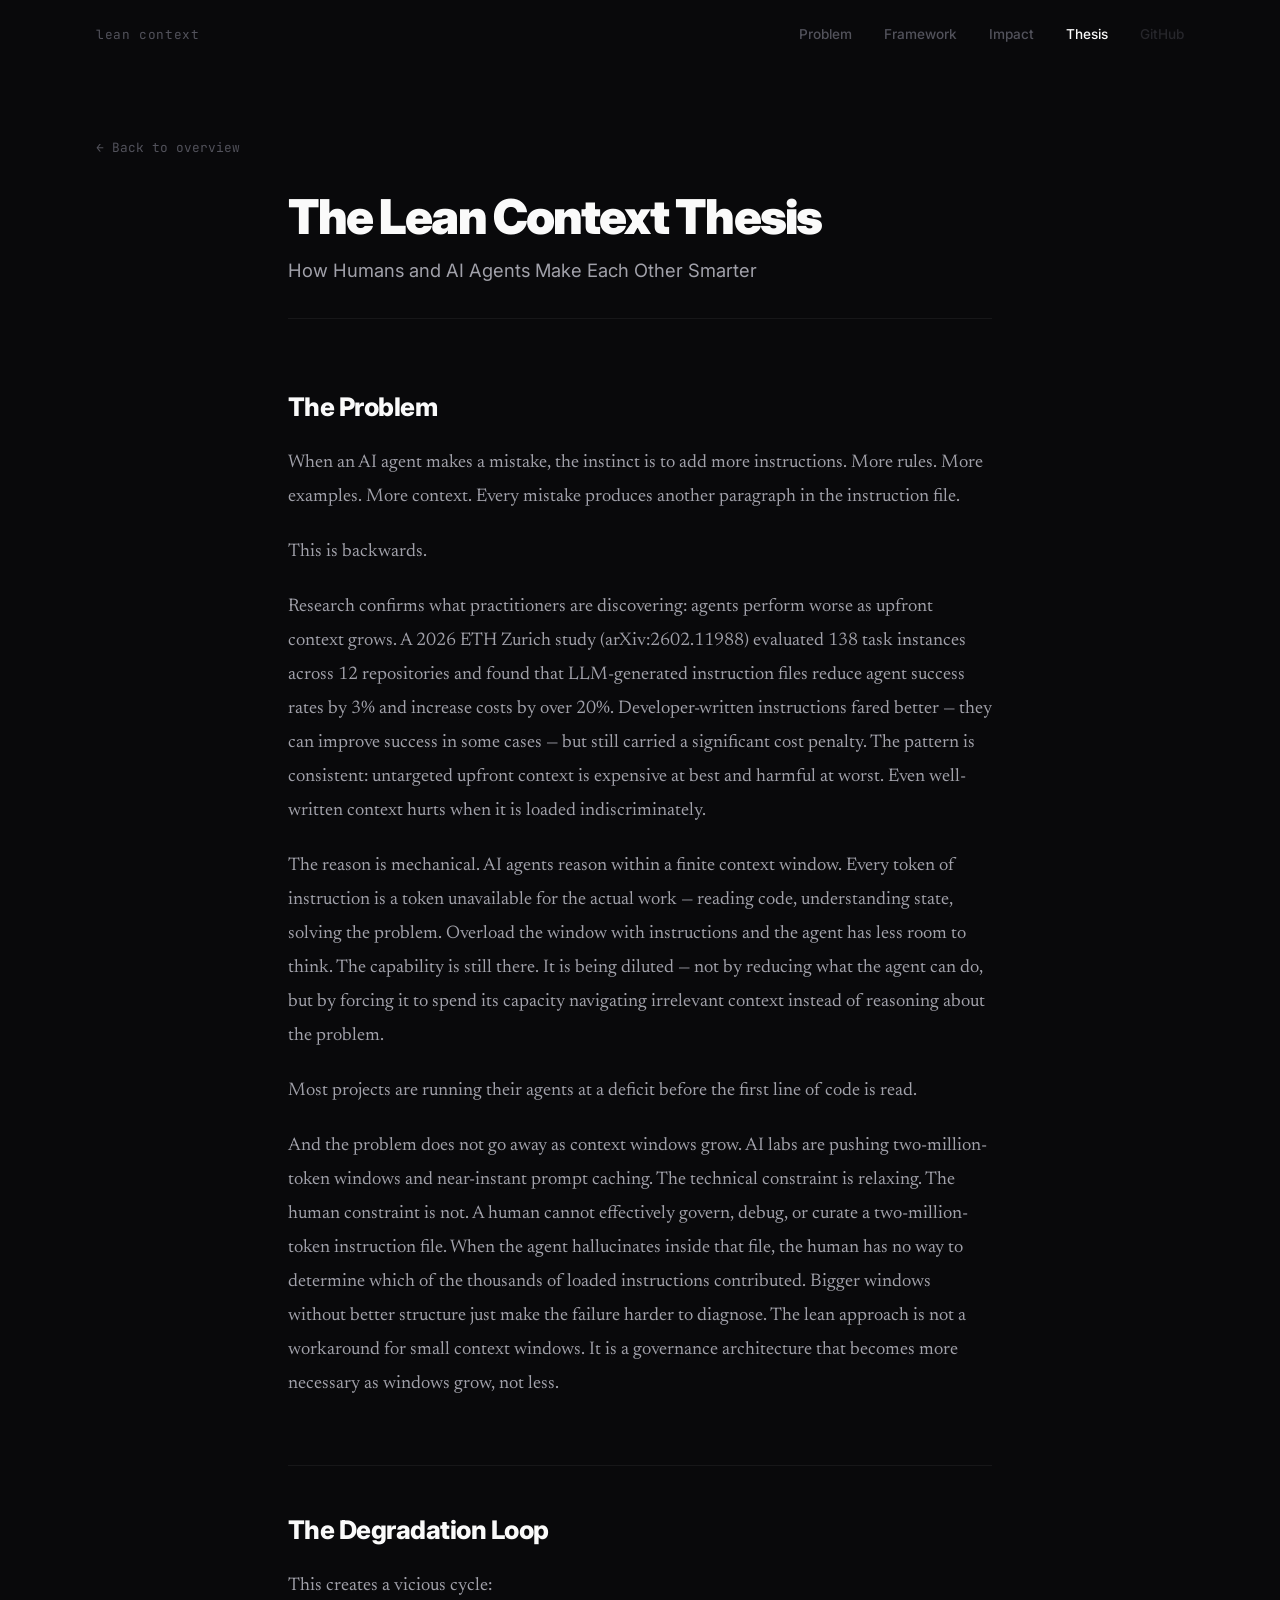
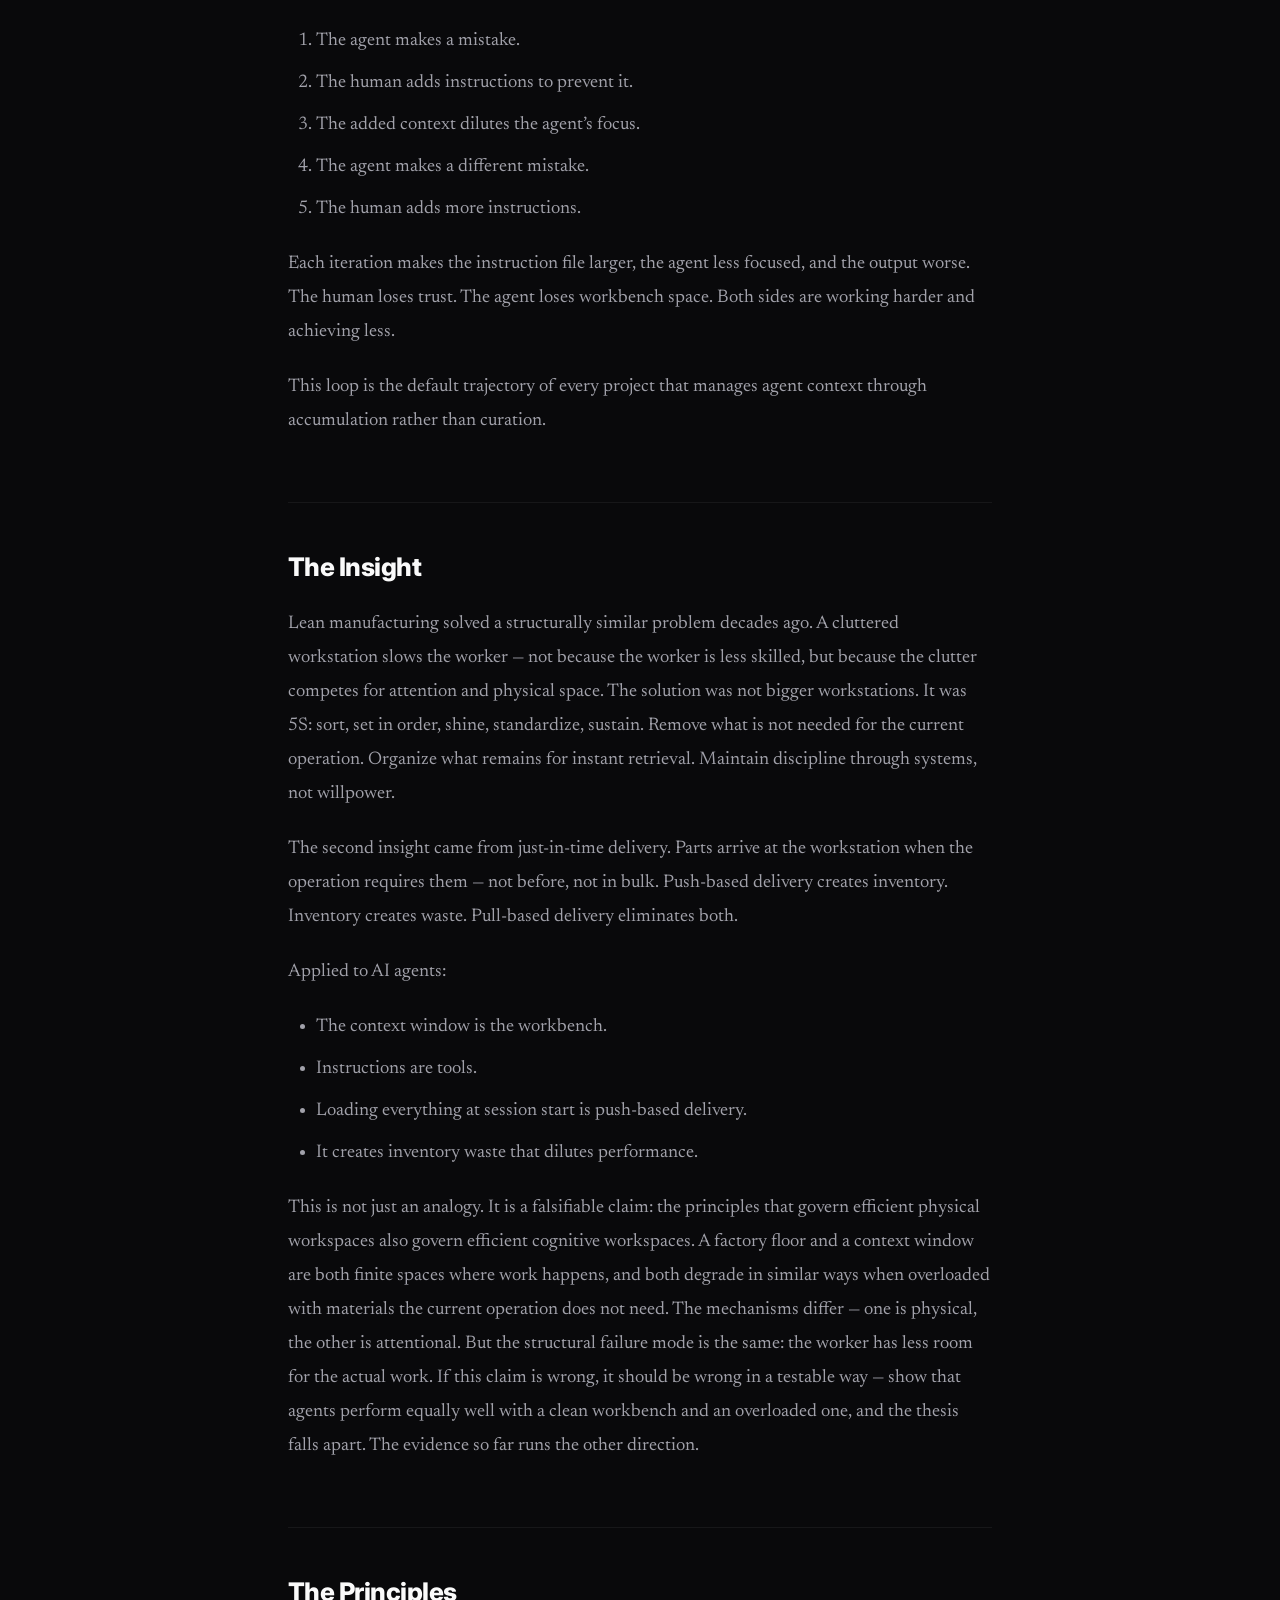
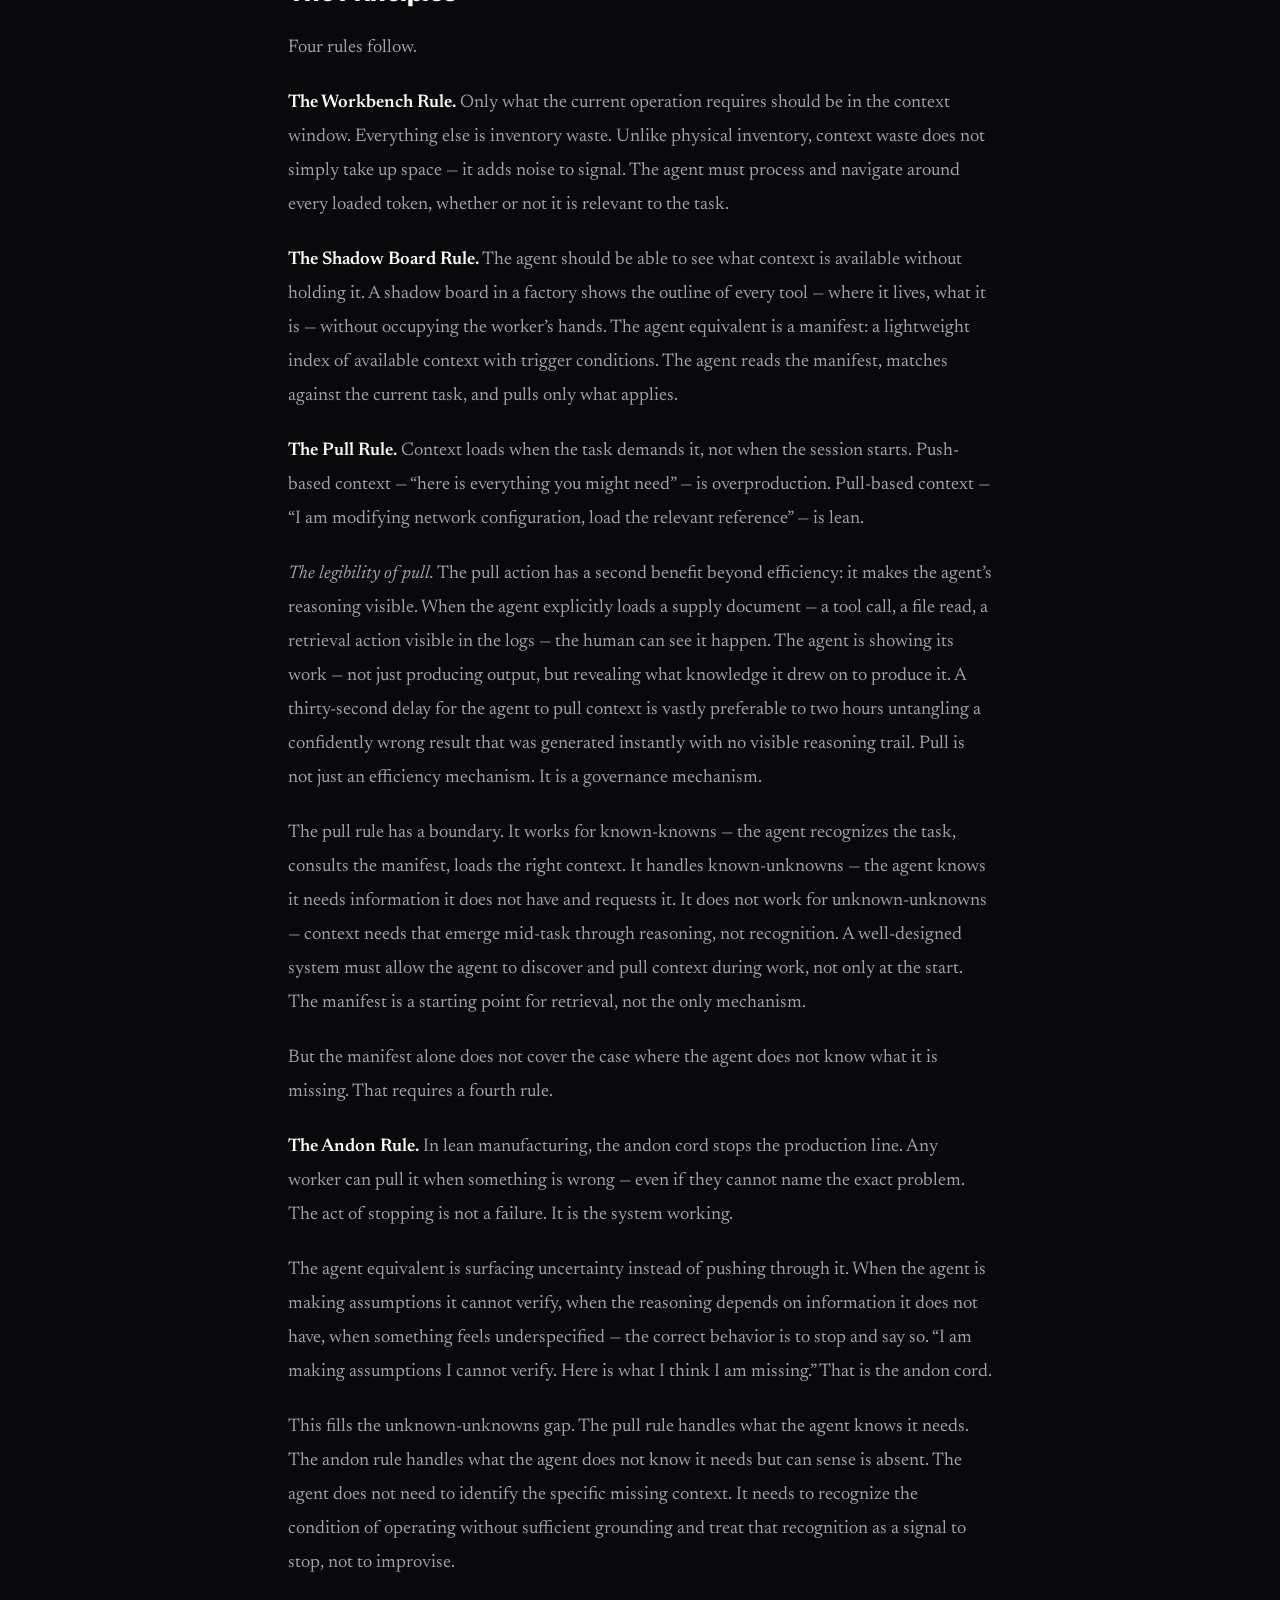
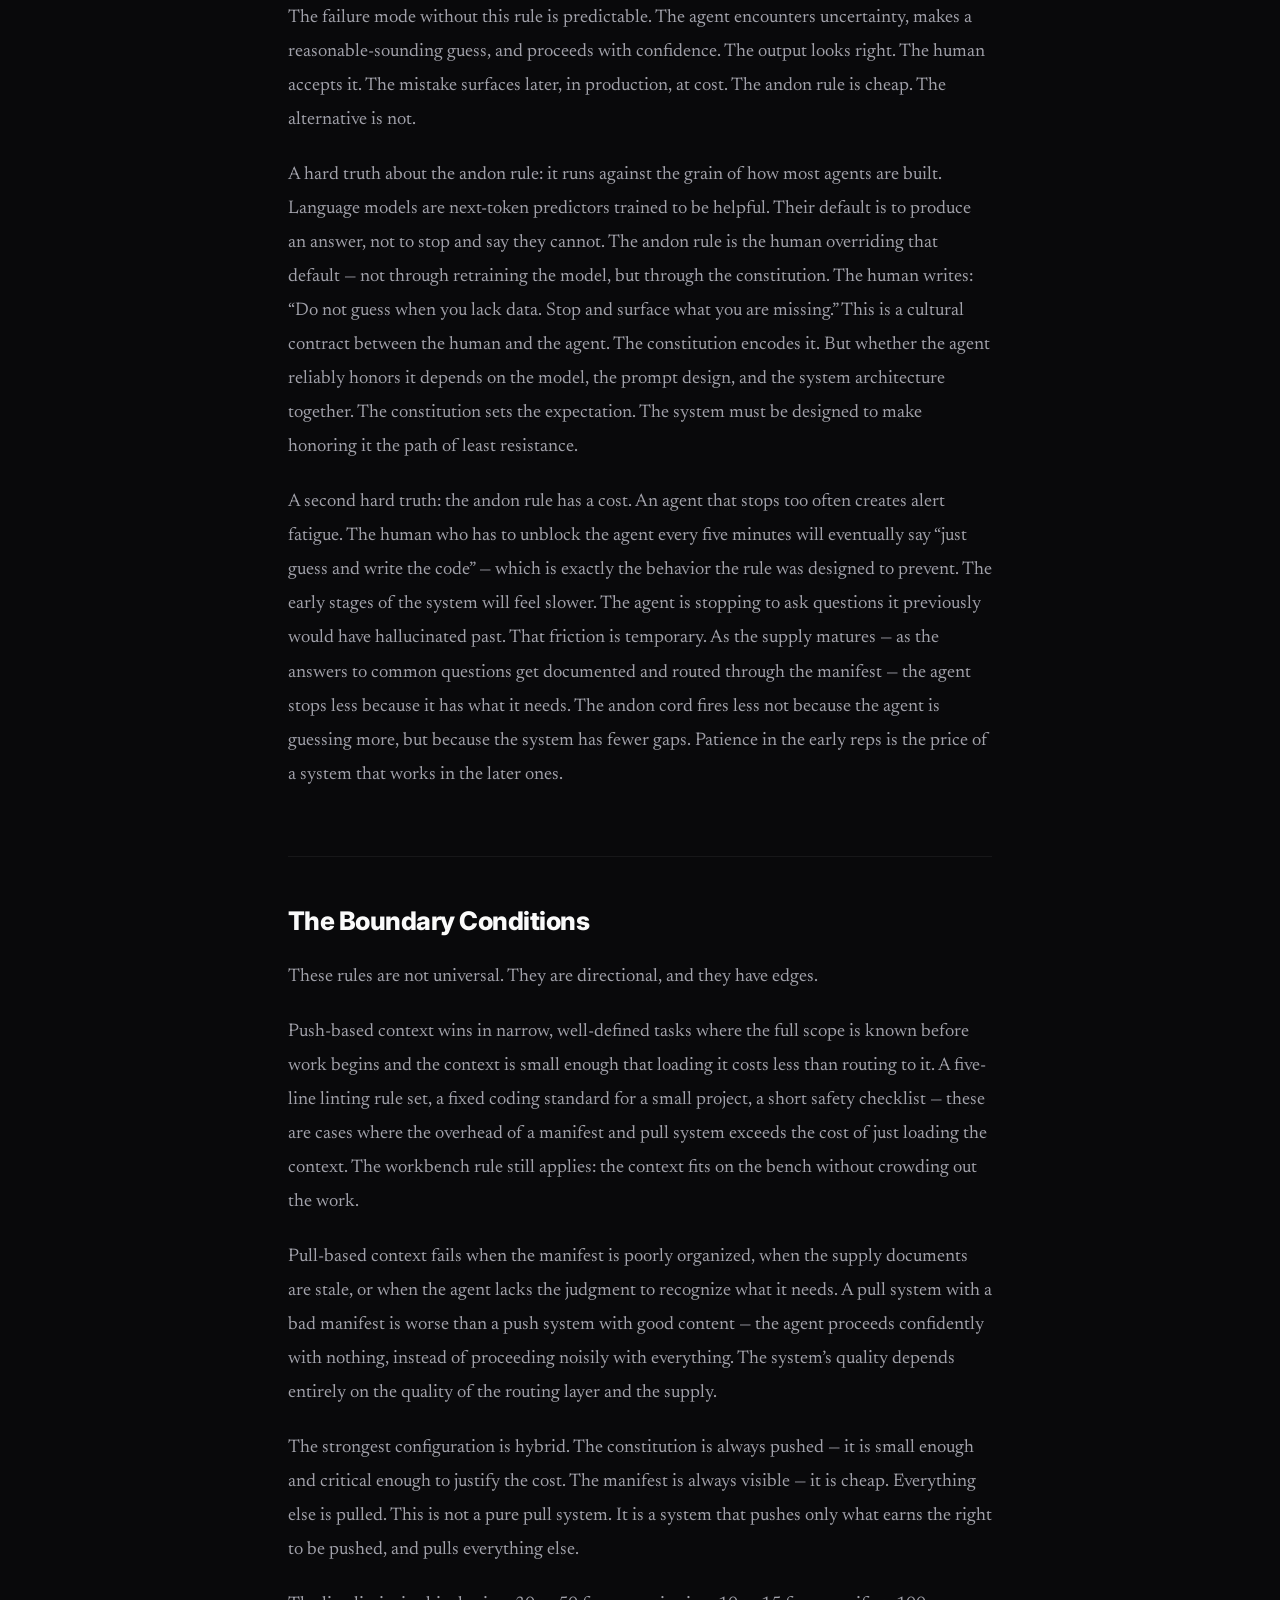
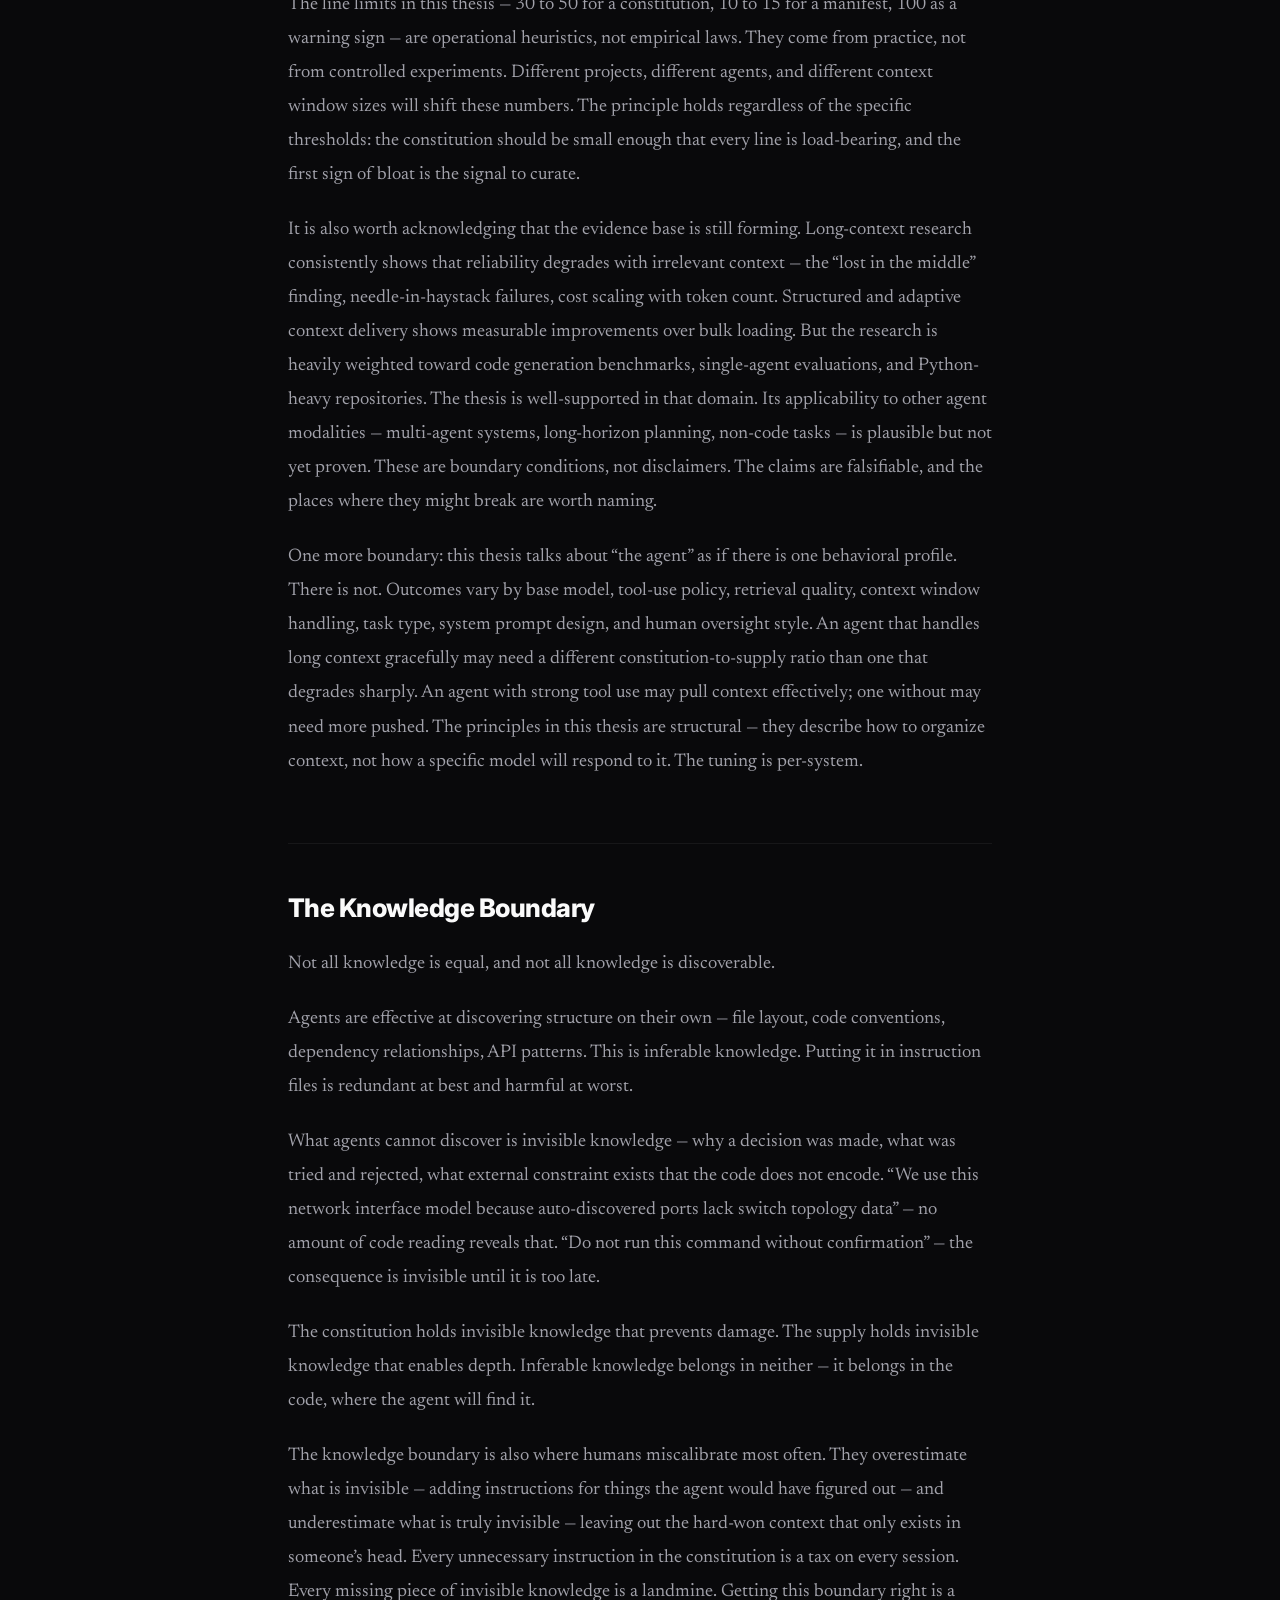
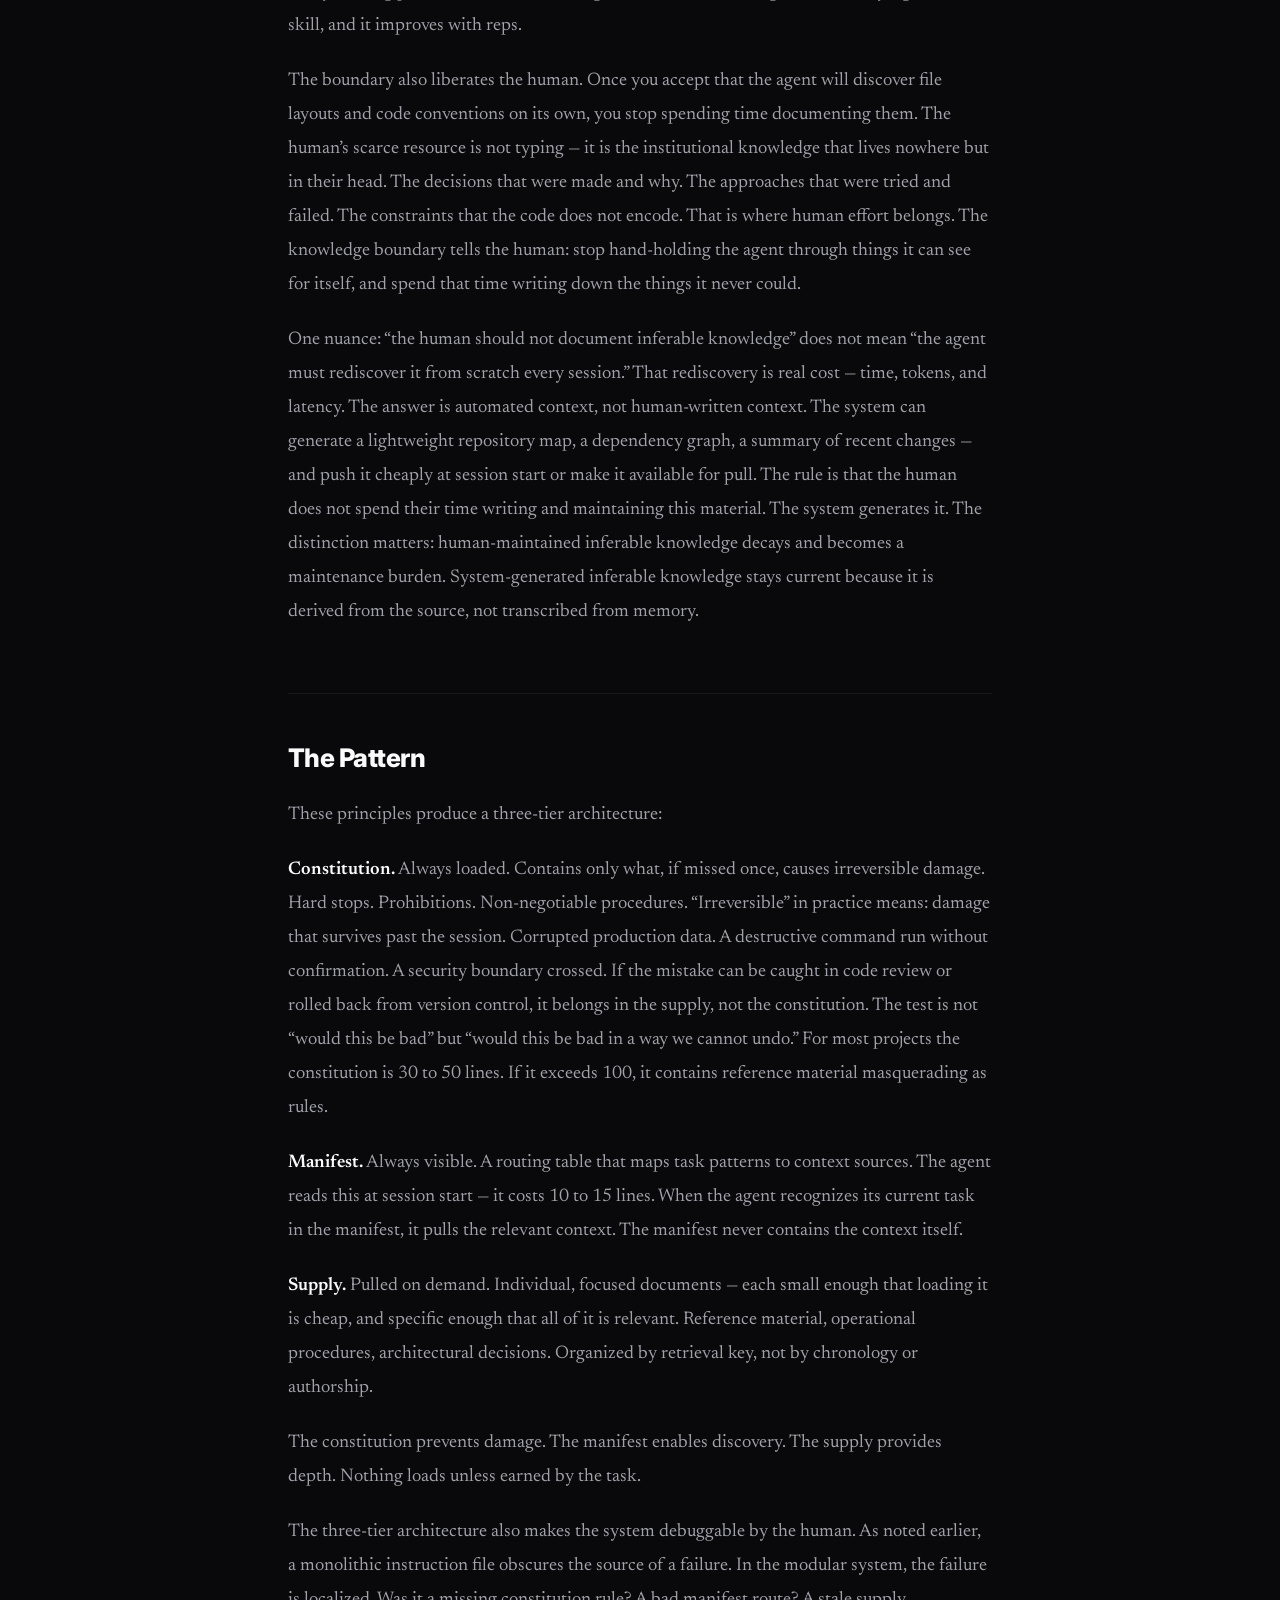
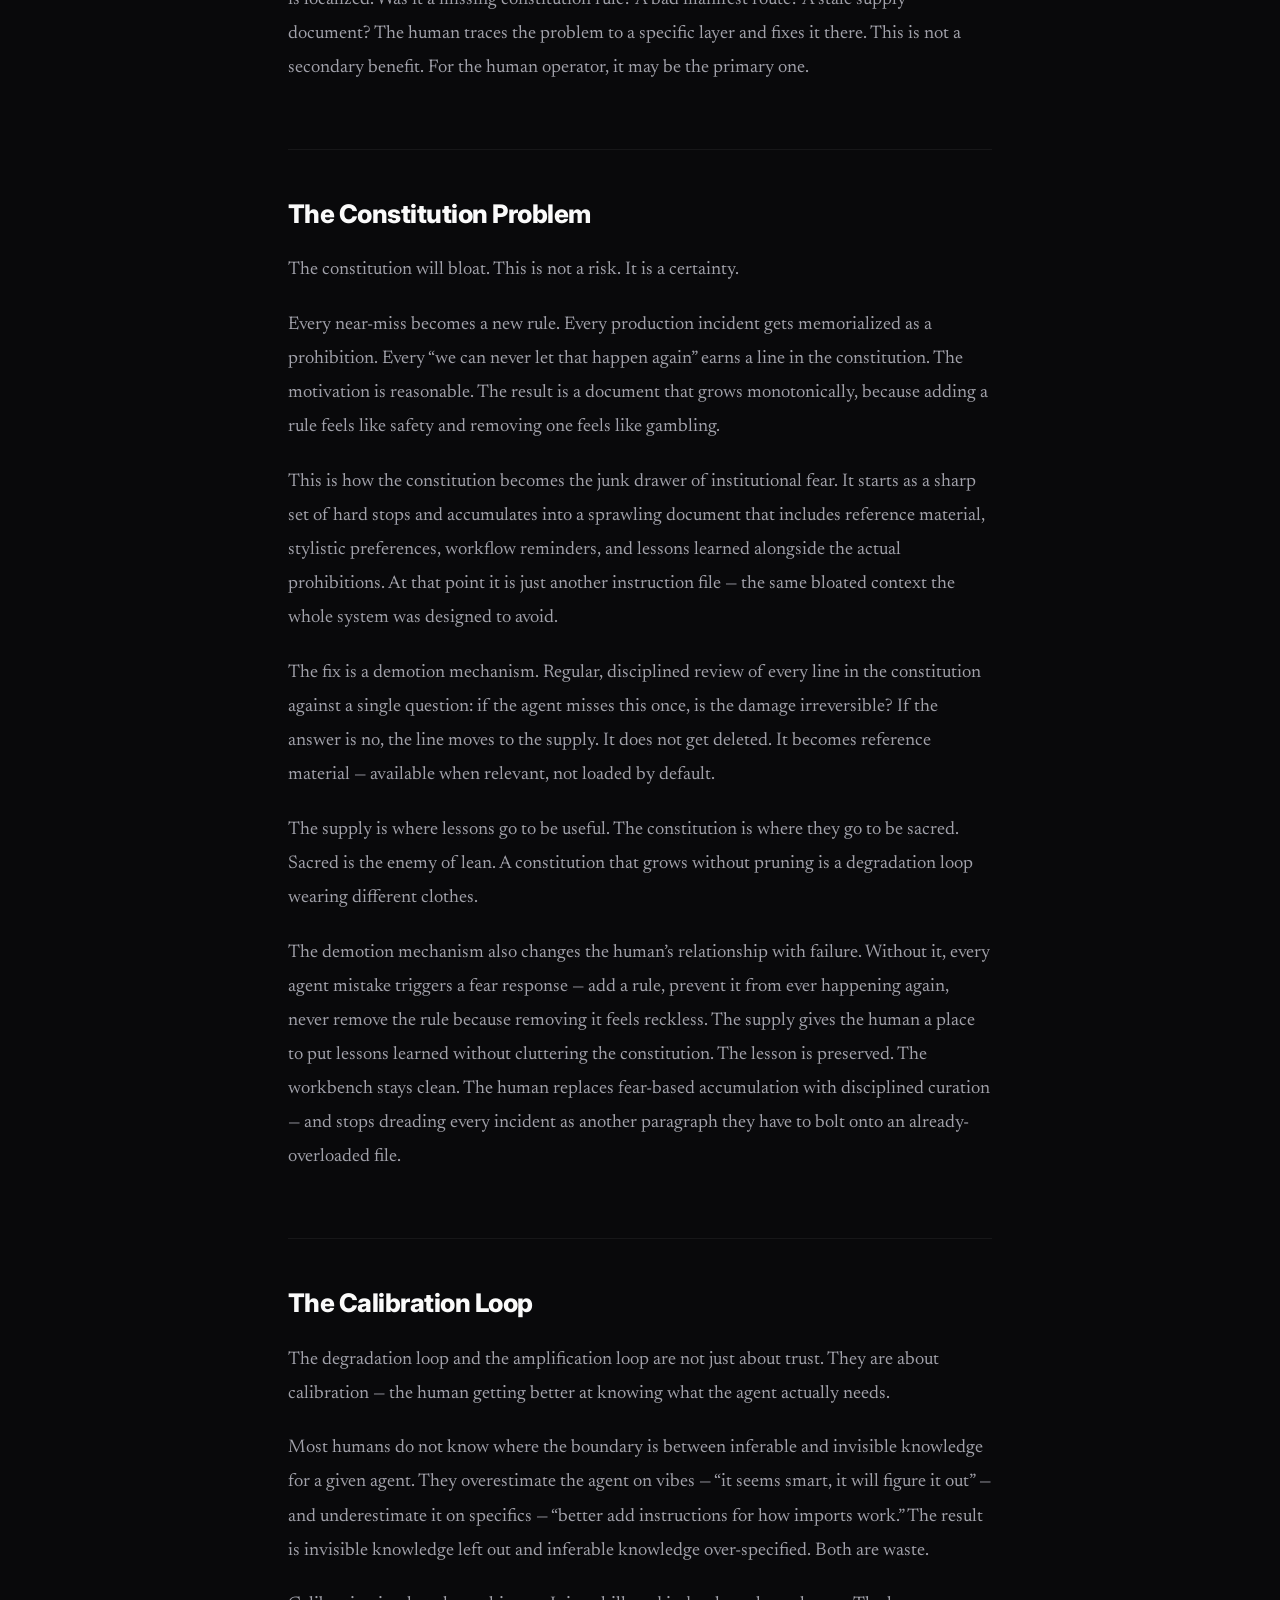
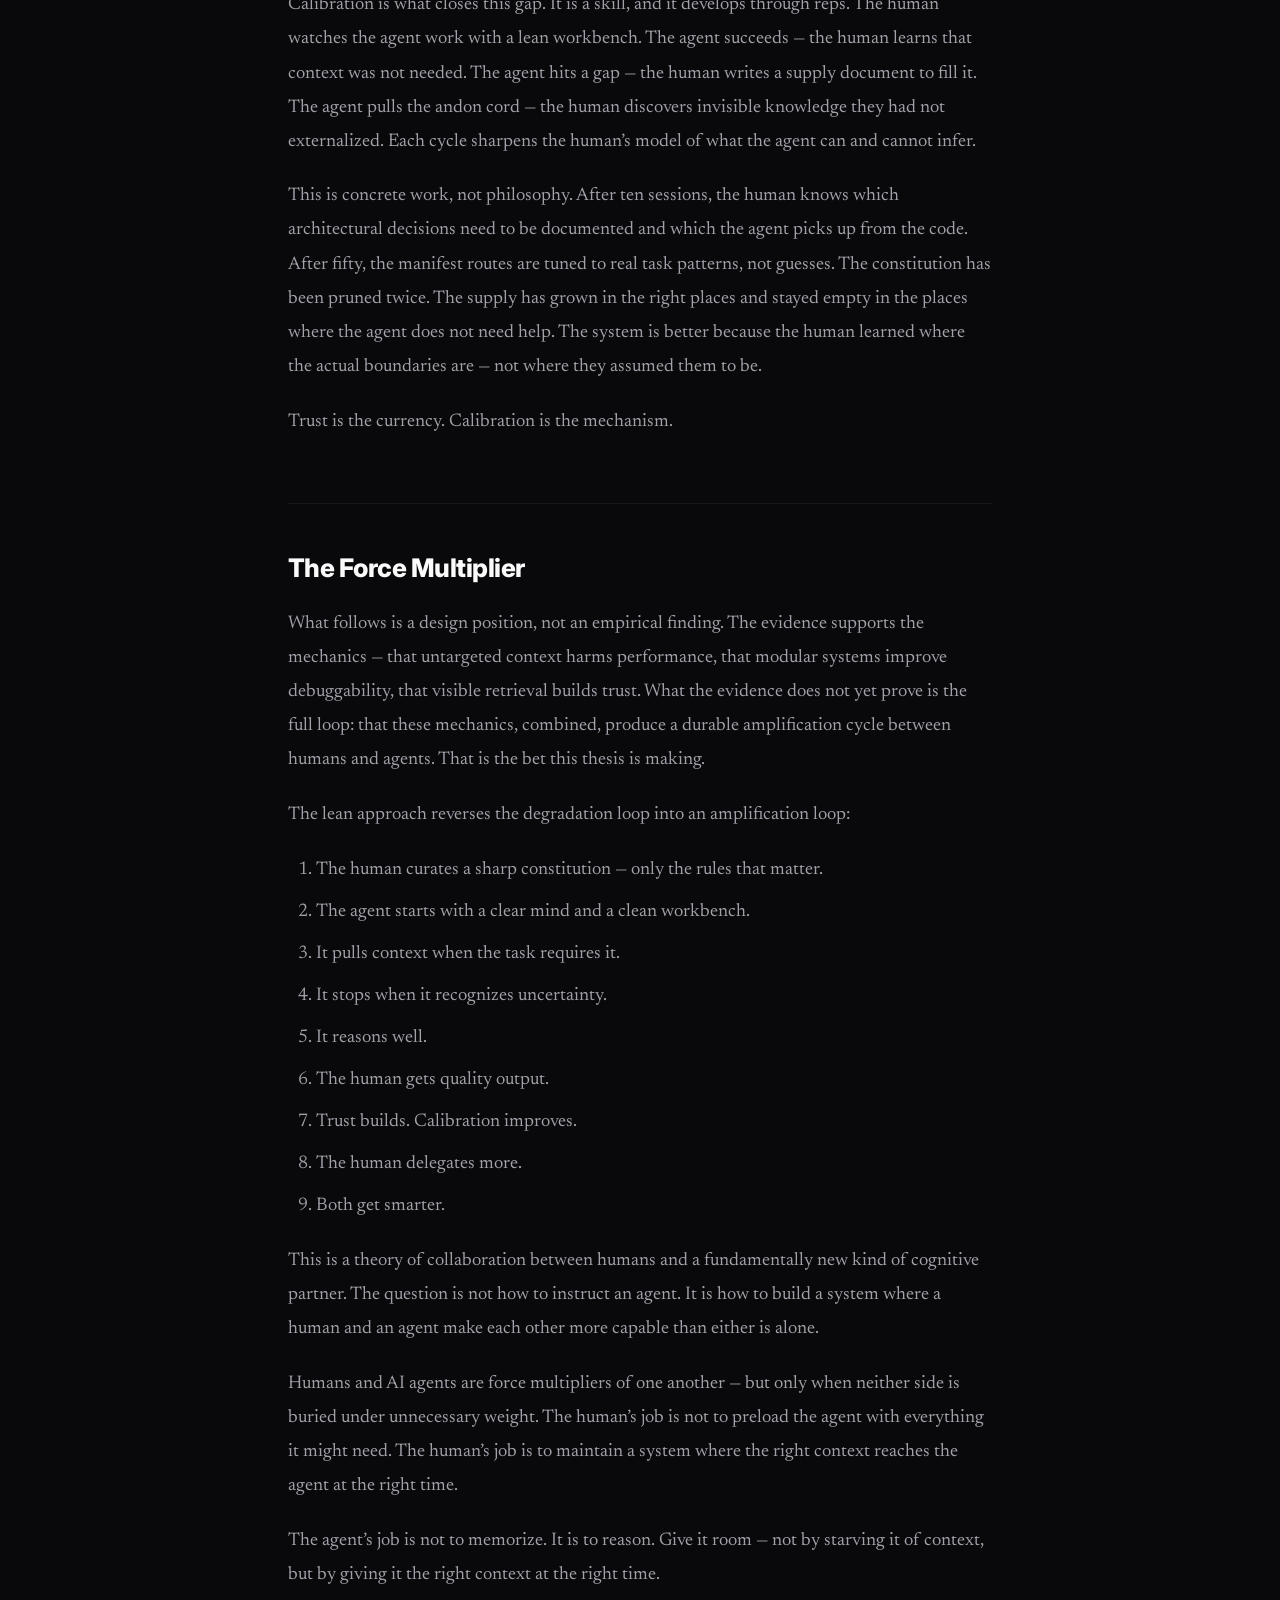
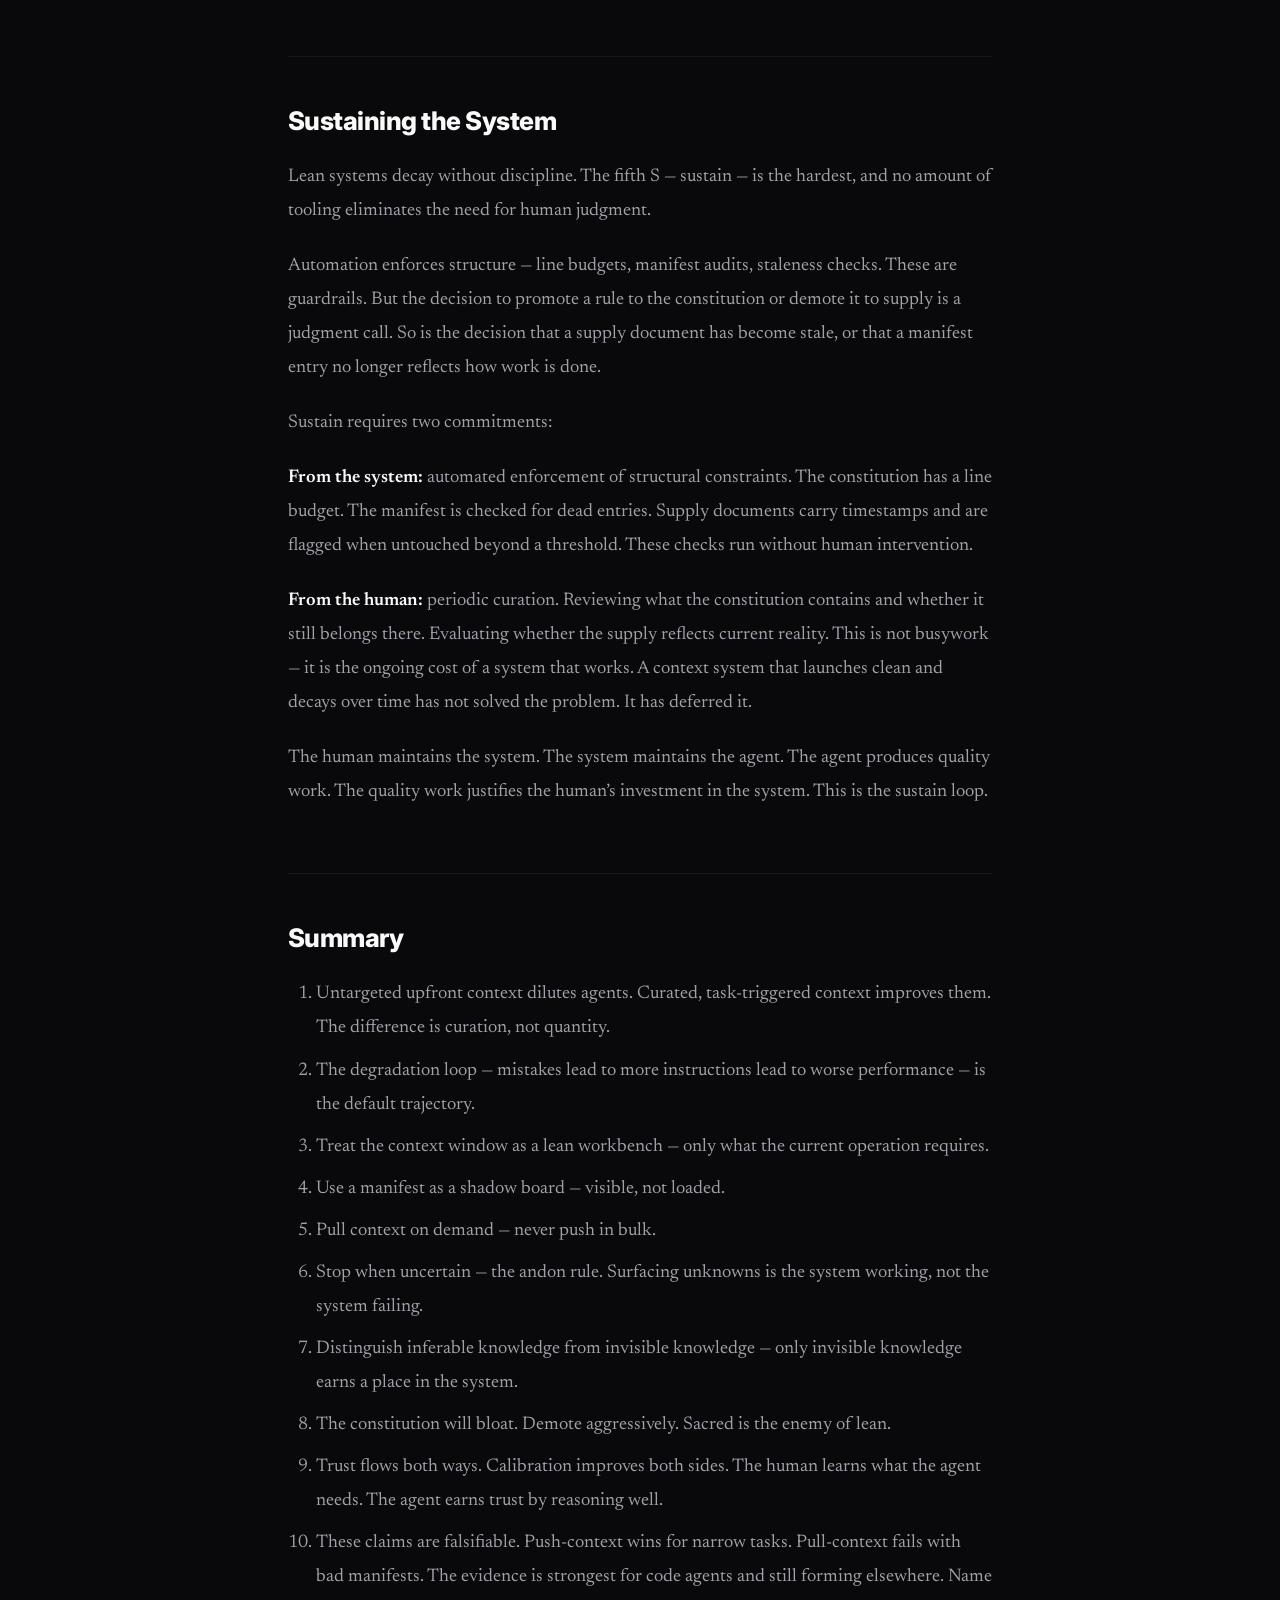
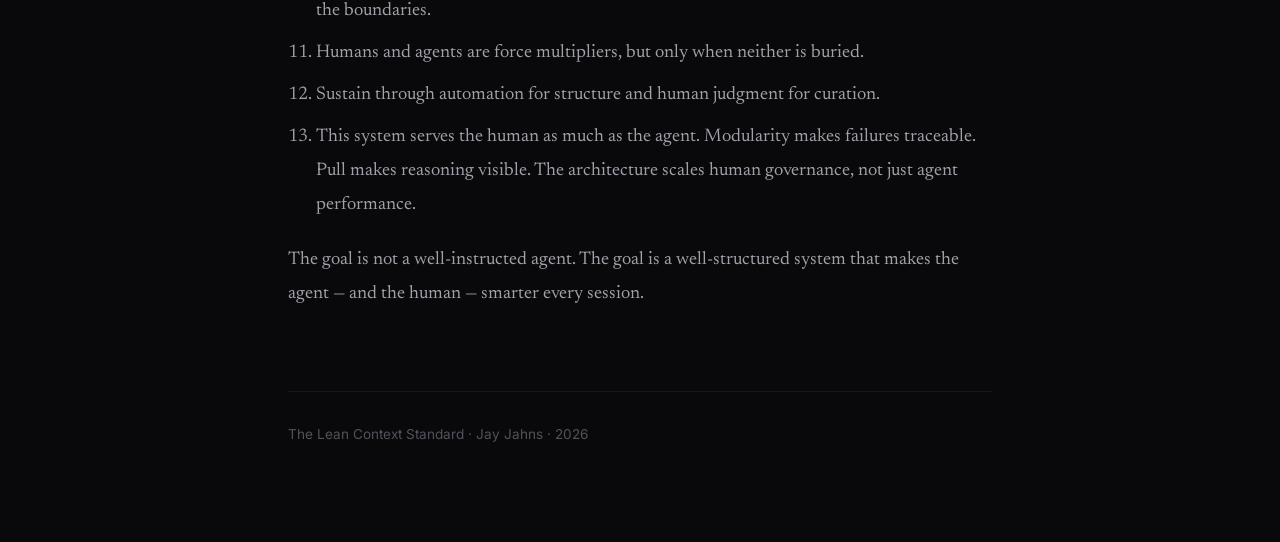
<file: thesis/index.html>
<!DOCTYPE html>
<html lang="en">
<head>
  <meta charset="utf-8">
  <meta name="viewport" content="width=device-width, initial-scale=1">
  <title>The Lean Context Thesis — Lean Context</title>
  <meta name="description" content="How Humans and AI Agents Make Each Other Smarter">
  <link rel="stylesheet" href="../css/style.css">
</head>
<body>
  <nav class="nav">
    <a href="../" class="nav-logo">lean context</a>
    <div class="nav-links">
      <a href="../problem/">Problem</a>
      <a href="../framework/">Framework</a>
      <a href="../impact/">Impact</a>
      <a href="../thesis/" class="active">Thesis</a>
      <a href="https://github.com/jjahns/leancontext.dev" class="ext">GitHub</a>
    </div>
  </nav>

  <div class="pillar-back"><a href="../">&larr; Back to overview</a></div>

  <article class="article">
    <header class="article-header">
      <h1>The Lean Context Thesis</h1>
      <p class="subtitle">How Humans and AI Agents Make Each Other Smarter</p>
    </header>
    <div class="article-body">
<h3 id="the-problem">The Problem</h3>
<p>When an AI agent makes a mistake, the instinct is to add more
instructions. More rules. More examples. More context. Every mistake
produces another paragraph in the instruction file.</p>
<p>This is backwards.</p>
<p>Research confirms what practitioners are discovering: agents perform
worse as upfront context grows. A 2026 ETH Zurich study
(arXiv:2602.11988) evaluated 138 task instances across 12 repositories
and found that LLM-generated instruction files reduce agent success
rates by 3% and increase costs by over 20%. Developer-written
instructions fared better — they can improve success in some cases — but
still carried a significant cost penalty. The pattern is consistent:
untargeted upfront context is expensive at best and harmful at worst.
Even well-written context hurts when it is loaded indiscriminately.</p>
<p>The reason is mechanical. AI agents reason within a finite context
window. Every token of instruction is a token unavailable for the actual
work — reading code, understanding state, solving the problem. Overload
the window with instructions and the agent has less room to think. The
capability is still there. It is being diluted — not by reducing what
the agent can do, but by forcing it to spend its capacity navigating
irrelevant context instead of reasoning about the problem.</p>
<p>Most projects are running their agents at a deficit before the first
line of code is read.</p>
<p>And the problem does not go away as context windows grow. AI labs are
pushing two-million-token windows and near-instant prompt caching. The
technical constraint is relaxing. The human constraint is not. A human
cannot effectively govern, debug, or curate a two-million-token
instruction file. When the agent hallucinates inside that file, the
human has no way to determine which of the thousands of loaded
instructions contributed. Bigger windows without better structure just
make the failure harder to diagnose. The lean approach is not a
workaround for small context windows. It is a governance architecture
that becomes more necessary as windows grow, not less.</p>
<h3 id="the-degradation-loop">The Degradation Loop</h3>
<p>This creates a vicious cycle:</p>
<ol type="1">
<li>The agent makes a mistake.</li>
<li>The human adds instructions to prevent it.</li>
<li>The added context dilutes the agent’s focus.</li>
<li>The agent makes a different mistake.</li>
<li>The human adds more instructions.</li>
</ol>
<p>Each iteration makes the instruction file larger, the agent less
focused, and the output worse. The human loses trust. The agent loses
workbench space. Both sides are working harder and achieving less.</p>
<p>This loop is the default trajectory of every project that manages
agent context through accumulation rather than curation.</p>
<h3 id="the-insight">The Insight</h3>
<p>Lean manufacturing solved a structurally similar problem decades ago.
A cluttered workstation slows the worker — not because the worker is
less skilled, but because the clutter competes for attention and
physical space. The solution was not bigger workstations. It was 5S:
sort, set in order, shine, standardize, sustain. Remove what is not
needed for the current operation. Organize what remains for instant
retrieval. Maintain discipline through systems, not willpower.</p>
<p>The second insight came from just-in-time delivery. Parts arrive at
the workstation when the operation requires them — not before, not in
bulk. Push-based delivery creates inventory. Inventory creates waste.
Pull-based delivery eliminates both.</p>
<p>Applied to AI agents:</p>
<ul>
<li>The context window is the workbench.</li>
<li>Instructions are tools.</li>
<li>Loading everything at session start is push-based delivery.</li>
<li>It creates inventory waste that dilutes performance.</li>
</ul>
<p>This is not just an analogy. It is a falsifiable claim: the
principles that govern efficient physical workspaces also govern
efficient cognitive workspaces. A factory floor and a context window are
both finite spaces where work happens, and both degrade in similar ways
when overloaded with materials the current operation does not need. The
mechanisms differ — one is physical, the other is attentional. But the
structural failure mode is the same: the worker has less room for the
actual work. If this claim is wrong, it should be wrong in a testable
way — show that agents perform equally well with a clean workbench and
an overloaded one, and the thesis falls apart. The evidence so far runs
the other direction.</p>
<h3 id="the-principles">The Principles</h3>
<p>Four rules follow.</p>
<p><strong>The Workbench Rule.</strong> Only what the current operation
requires should be in the context window. Everything else is inventory
waste. Unlike physical inventory, context waste does not simply take up
space — it adds noise to signal. The agent must process and navigate
around every loaded token, whether or not it is relevant to the
task.</p>
<p><strong>The Shadow Board Rule.</strong> The agent should be able to
see what context is available without holding it. A shadow board in a
factory shows the outline of every tool — where it lives, what it is —
without occupying the worker’s hands. The agent equivalent is a
manifest: a lightweight index of available context with trigger
conditions. The agent reads the manifest, matches against the current
task, and pulls only what applies.</p>
<p><strong>The Pull Rule.</strong> Context loads when the task demands
it, not when the session starts. Push-based context — “here is
everything you might need” — is overproduction. Pull-based context — “I
am modifying network configuration, load the relevant reference” — is
lean.</p>
<p><em>The legibility of pull.</em> The pull action has a second
benefit beyond efficiency: it makes the agent’s reasoning visible. When
the agent explicitly loads a supply document — a tool call, a file read,
a retrieval action visible in the logs — the human can see it happen.
The agent is showing its work — not just producing output, but revealing
what knowledge it drew on to produce it. A thirty-second delay for the
agent to pull context is vastly preferable to two hours untangling a
confidently wrong result that was generated instantly with no visible
reasoning trail. Pull is not just an efficiency mechanism. It is a
governance mechanism.</p>
<p>The pull rule has a boundary. It works for known-knowns — the agent
recognizes the task, consults the manifest, loads the right context. It
handles known-unknowns — the agent knows it needs information it does
not have and requests it. It does not work for unknown-unknowns —
context needs that emerge mid-task through reasoning, not recognition. A
well-designed system must allow the agent to discover and pull context
during work, not only at the start. The manifest is a starting point for
retrieval, not the only mechanism.</p>
<p>But the manifest alone does not cover the case where the agent does
not know what it is missing. That requires a fourth rule.</p>
<p><strong>The Andon Rule.</strong> In lean manufacturing, the andon
cord stops the production line. Any worker can pull it when something is
wrong — even if they cannot name the exact problem. The act of stopping
is not a failure. It is the system working.</p>
<p>The agent equivalent is surfacing uncertainty instead of pushing
through it. When the agent is making assumptions it cannot verify, when
the reasoning depends on information it does not have, when something
feels underspecified — the correct behavior is to stop and say so. “I am
making assumptions I cannot verify. Here is what I think I am missing.”
That is the andon cord.</p>
<p>This fills the unknown-unknowns gap. The pull rule handles what the
agent knows it needs. The andon rule handles what the agent does not
know it needs but can sense is absent. The agent does not need to
identify the specific missing context. It needs to recognize the
condition of operating without sufficient grounding and treat that
recognition as a signal to stop, not to improvise.</p>
<p>The failure mode without this rule is predictable. The agent
encounters uncertainty, makes a reasonable-sounding guess, and proceeds
with confidence. The output looks right. The human accepts it. The
mistake surfaces later, in production, at cost. The andon rule is cheap.
The alternative is not.</p>
<p>A hard truth about the andon rule: it runs against the grain of how
most agents are built. Language models are next-token predictors trained
to be helpful. Their default is to produce an answer, not to stop and
say they cannot. The andon rule is the human overriding that default —
not through retraining the model, but through the constitution. The
human writes: “Do not guess when you lack data. Stop and surface what
you are missing.” This is a cultural contract between the human and the
agent. The constitution encodes it. But whether the agent reliably
honors it depends on the model, the prompt design, and the system
architecture together. The constitution sets the expectation. The system
must be designed to make honoring it the path of least resistance.</p>
<p>A second hard truth: the andon rule has a cost. An agent that stops
too often creates alert fatigue. The human who has to unblock the agent
every five minutes will eventually say “just guess and write the code” —
which is exactly the behavior the rule was designed to prevent. The
early stages of the system will feel slower. The agent is stopping to
ask questions it previously would have hallucinated past. That friction
is temporary. As the supply matures — as the answers to common questions
get documented and routed through the manifest — the agent stops less
because it has what it needs. The andon cord fires less not because the
agent is guessing more, but because the system has fewer gaps. Patience
in the early reps is the price of a system that works in the later
ones.</p>
<h3 id="the-boundary-conditions">The Boundary Conditions</h3>
<p>These rules are not universal. They are directional, and they have
edges.</p>
<p>Push-based context wins in narrow, well-defined tasks where the full
scope is known before work begins and the context is small enough that
loading it costs less than routing to it. A five-line linting rule set,
a fixed coding standard for a small project, a short safety checklist —
these are cases where the overhead of a manifest and pull system exceeds
the cost of just loading the context. The workbench rule still applies:
the context fits on the bench without crowding out the work.</p>
<p>Pull-based context fails when the manifest is poorly organized, when
the supply documents are stale, or when the agent lacks the judgment to
recognize what it needs. A pull system with a bad manifest is worse than
a push system with good content — the agent proceeds confidently with
nothing, instead of proceeding noisily with everything. The system’s
quality depends entirely on the quality of the routing layer and the
supply.</p>
<p>The strongest configuration is hybrid. The constitution is always
pushed — it is small enough and critical enough to justify the cost. The
manifest is always visible — it is cheap. Everything else is pulled.
This is not a pure pull system. It is a system that pushes only what
earns the right to be pushed, and pulls everything else.</p>
<p>The line limits in this thesis — 30 to 50 for a constitution, 10 to
15 for a manifest, 100 as a warning sign — are operational heuristics,
not empirical laws. They come from practice, not from controlled
experiments. Different projects, different agents, and different context
window sizes will shift these numbers. The principle holds regardless of
the specific thresholds: the constitution should be small enough that
every line is load-bearing, and the first sign of bloat is the signal to
curate.</p>
<p>It is also worth acknowledging that the evidence base is still
forming. Long-context research consistently shows that reliability
degrades with irrelevant context — the “lost in the middle” finding,
needle-in-haystack failures, cost scaling with token count. Structured
and adaptive context delivery shows measurable improvements over bulk
loading. But the research is heavily weighted toward code generation
benchmarks, single-agent evaluations, and Python-heavy repositories. The
thesis is well-supported in that domain. Its applicability to other
agent modalities — multi-agent systems, long-horizon planning, non-code
tasks — is plausible but not yet proven. These are boundary conditions,
not disclaimers. The claims are falsifiable, and the places where they
might break are worth naming.</p>
<p>One more boundary: this thesis talks about “the agent” as if there is
one behavioral profile. There is not. Outcomes vary by base model,
tool-use policy, retrieval quality, context window handling, task type,
system prompt design, and human oversight style. An agent that handles
long context gracefully may need a different constitution-to-supply
ratio than one that degrades sharply. An agent with strong tool use may
pull context effectively; one without may need more pushed. The
principles in this thesis are structural — they describe how to organize
context, not how a specific model will respond to it. The tuning is
per-system.</p>
<h3 id="the-knowledge-boundary">The Knowledge Boundary</h3>
<p>Not all knowledge is equal, and not all knowledge is
discoverable.</p>
<p>Agents are effective at discovering structure on their own — file
layout, code conventions, dependency relationships, API patterns. This
is inferable knowledge. Putting it in instruction files is redundant at
best and harmful at worst.</p>
<p>What agents cannot discover is invisible knowledge — why a decision
was made, what was tried and rejected, what external constraint exists
that the code does not encode. “We use this network interface model
because auto-discovered ports lack switch topology data” — no amount of
code reading reveals that. “Do not run this command without
confirmation” — the consequence is invisible until it is too late.</p>
<p>The constitution holds invisible knowledge that prevents damage. The
supply holds invisible knowledge that enables depth. Inferable knowledge
belongs in neither — it belongs in the code, where the agent will find
it.</p>
<p>The knowledge boundary is also where humans miscalibrate most often.
They overestimate what is invisible — adding instructions for things the
agent would have figured out — and underestimate what is truly invisible
— leaving out the hard-won context that only exists in someone’s head.
Every unnecessary instruction in the constitution is a tax on every
session. Every missing piece of invisible knowledge is a landmine.
Getting this boundary right is a skill, and it improves with reps.</p>
<p>The boundary also liberates the human. Once you accept that the agent
will discover file layouts and code conventions on its own, you stop
spending time documenting them. The human’s scarce resource is not
typing — it is the institutional knowledge that lives nowhere but in
their head. The decisions that were made and why. The approaches that
were tried and failed. The constraints that the code does not encode.
That is where human effort belongs. The knowledge boundary tells the
human: stop hand-holding the agent through things it can see for itself,
and spend that time writing down the things it never could.</p>
<p>One nuance: “the human should not document inferable knowledge” does
not mean “the agent must rediscover it from scratch every session.” That
rediscovery is real cost — time, tokens, and latency. The answer is
automated context, not human-written context. The system can generate a
lightweight repository map, a dependency graph, a summary of recent
changes — and push it cheaply at session start or make it available for
pull. The rule is that the human does not spend their time writing and
maintaining this material. The system generates it. The distinction
matters: human-maintained inferable knowledge decays and becomes a
maintenance burden. System-generated inferable knowledge stays current
because it is derived from the source, not transcribed from memory.</p>
<h3 id="the-pattern">The Pattern</h3>
<p>These principles produce a three-tier architecture:</p>
<p><strong>Constitution.</strong> Always loaded. Contains only what, if
missed once, causes irreversible damage. Hard stops. Prohibitions.
Non-negotiable procedures. “Irreversible” in practice means: damage that
survives past the session. Corrupted production data. A destructive
command run without confirmation. A security boundary crossed. If the
mistake can be caught in code review or rolled back from version
control, it belongs in the supply, not the constitution. The test is not
“would this be bad” but “would this be bad in a way we cannot undo.” For
most projects the constitution is 30 to 50 lines. If it exceeds 100, it
contains reference material masquerading as rules.</p>
<p><strong>Manifest.</strong> Always visible. A routing table that maps
task patterns to context sources. The agent reads this at session start
— it costs 10 to 15 lines. When the agent recognizes its current task in
the manifest, it pulls the relevant context. The manifest never contains
the context itself.</p>
<p><strong>Supply.</strong> Pulled on demand. Individual, focused
documents — each small enough that loading it is cheap, and specific
enough that all of it is relevant. Reference material, operational
procedures, architectural decisions. Organized by retrieval key, not by
chronology or authorship.</p>
<p>The constitution prevents damage. The manifest enables discovery. The
supply provides depth. Nothing loads unless earned by the task.</p>
<p>The three-tier architecture also makes the system debuggable by the
human. As noted earlier, a monolithic instruction file obscures the
source of a failure. In the modular system, the failure is localized.
Was it a missing constitution rule? A bad manifest route? A stale supply
document? The human traces the problem to a specific layer and fixes it
there. This is not a secondary benefit. For the human operator, it may
be the primary one.</p>
<h3 id="the-constitution-problem">The Constitution Problem</h3>
<p>The constitution will bloat. This is not a risk. It is a
certainty.</p>
<p>Every near-miss becomes a new rule. Every production incident gets
memorialized as a prohibition. Every “we can never let that happen
again” earns a line in the constitution. The motivation is reasonable.
The result is a document that grows monotonically, because adding a rule
feels like safety and removing one feels like gambling.</p>
<p>This is how the constitution becomes the junk drawer of institutional
fear. It starts as a sharp set of hard stops and accumulates into a
sprawling document that includes reference material, stylistic
preferences, workflow reminders, and lessons learned alongside the
actual prohibitions. At that point it is just another instruction file —
the same bloated context the whole system was designed to avoid.</p>
<p>The fix is a demotion mechanism. Regular, disciplined review of every
line in the constitution against a single question: if the agent misses
this once, is the damage irreversible? If the answer is no, the line
moves to the supply. It does not get deleted. It becomes reference
material — available when relevant, not loaded by default.</p>
<p>The supply is where lessons go to be useful. The constitution is
where they go to be sacred. Sacred is the enemy of lean. A constitution
that grows without pruning is a degradation loop wearing different
clothes.</p>
<p>The demotion mechanism also changes the human’s relationship with
failure. Without it, every agent mistake triggers a fear response — add
a rule, prevent it from ever happening again, never remove the rule
because removing it feels reckless. The supply gives the human a place
to put lessons learned without cluttering the constitution. The lesson
is preserved. The workbench stays clean. The human replaces fear-based
accumulation with disciplined curation — and stops dreading every
incident as another paragraph they have to bolt onto an
already-overloaded file.</p>
<h3 id="the-calibration-loop">The Calibration Loop</h3>
<p>The degradation loop and the amplification loop are not just about
trust. They are about calibration — the human getting better at knowing
what the agent actually needs.</p>
<p>Most humans do not know where the boundary is between inferable and
invisible knowledge for a given agent. They overestimate the agent on
vibes — “it seems smart, it will figure it out” — and underestimate it
on specifics — “better add instructions for how imports work.” The
result is invisible knowledge left out and inferable knowledge
over-specified. Both are waste.</p>
<p>Calibration is what closes this gap. It is a skill, and it develops
through reps. The human watches the agent work with a lean workbench.
The agent succeeds — the human learns that context was not needed. The
agent hits a gap — the human writes a supply document to fill it. The
agent pulls the andon cord — the human discovers invisible knowledge
they had not externalized. Each cycle sharpens the human’s model of what
the agent can and cannot infer.</p>
<p>This is concrete work, not philosophy. After ten sessions, the human
knows which architectural decisions need to be documented and which the
agent picks up from the code. After fifty, the manifest routes are tuned
to real task patterns, not guesses. The constitution has been pruned
twice. The supply has grown in the right places and stayed empty in the
places where the agent does not need help. The system is better because
the human learned where the actual boundaries are — not where they
assumed them to be.</p>
<p>Trust is the currency. Calibration is the mechanism.</p>
<h3 id="the-force-multiplier">The Force Multiplier</h3>
<p>What follows is a design position, not an empirical finding. The
evidence supports the mechanics — that untargeted context harms
performance, that modular systems improve debuggability, that visible
retrieval builds trust. What the evidence does not yet prove is the full
loop: that these mechanics, combined, produce a durable amplification
cycle between humans and agents. That is the bet this thesis is
making.</p>
<p>The lean approach reverses the degradation loop into an amplification
loop:</p>
<ol type="1">
<li>The human curates a sharp constitution — only the rules that
matter.</li>
<li>The agent starts with a clear mind and a clean workbench.</li>
<li>It pulls context when the task requires it.</li>
<li>It stops when it recognizes uncertainty.</li>
<li>It reasons well.</li>
<li>The human gets quality output.</li>
<li>Trust builds. Calibration improves.</li>
<li>The human delegates more.</li>
<li>Both get smarter.</li>
</ol>
<p>This is a theory of collaboration between humans and a fundamentally
new kind of cognitive partner. The question is not how to instruct an
agent. It is how to build a system where a human and an agent make each
other more capable than either is alone.</p>
<p>Humans and AI agents are force multipliers of one another — but only
when neither side is buried under unnecessary weight. The human’s job is
not to preload the agent with everything it might need. The human’s job
is to maintain a system where the right context reaches the agent at the
right time.</p>
<p>The agent’s job is not to memorize. It is to reason. Give it room —
not by starving it of context, but by giving it the right context at the
right time.</p>
<h3 id="sustaining-the-system">Sustaining the System</h3>
<p>Lean systems decay without discipline. The fifth S — sustain — is the
hardest, and no amount of tooling eliminates the need for human
judgment.</p>
<p>Automation enforces structure — line budgets, manifest audits,
staleness checks. These are guardrails. But the decision to promote a
rule to the constitution or demote it to supply is a judgment call. So
is the decision that a supply document has become stale, or that a
manifest entry no longer reflects how work is done.</p>
<p>Sustain requires two commitments:</p>
<p><strong>From the system:</strong> automated enforcement of structural
constraints. The constitution has a line budget. The manifest is checked
for dead entries. Supply documents carry timestamps and are flagged when
untouched beyond a threshold. These checks run without human
intervention.</p>
<p><strong>From the human:</strong> periodic curation. Reviewing what
the constitution contains and whether it still belongs there. Evaluating
whether the supply reflects current reality. This is not busywork — it
is the ongoing cost of a system that works. A context system that
launches clean and decays over time has not solved the problem. It has
deferred it.</p>
<p>The human maintains the system. The system maintains the agent. The
agent produces quality work. The quality work justifies the human’s
investment in the system. This is the sustain loop.</p>
<h3 id="summary">Summary</h3>
<ol type="1">
<li>Untargeted upfront context dilutes agents. Curated, task-triggered
context improves them. The difference is curation, not quantity.</li>
<li>The degradation loop — mistakes lead to more instructions lead to
worse performance — is the default trajectory.</li>
<li>Treat the context window as a lean workbench — only what the current
operation requires.</li>
<li>Use a manifest as a shadow board — visible, not loaded.</li>
<li>Pull context on demand — never push in bulk.</li>
<li>Stop when uncertain — the andon rule. Surfacing unknowns is the
system working, not the system failing.</li>
<li>Distinguish inferable knowledge from invisible knowledge — only
invisible knowledge earns a place in the system.</li>
<li>The constitution will bloat. Demote aggressively. Sacred is the
enemy of lean.</li>
<li>Trust flows both ways. Calibration improves both sides. The human
learns what the agent needs. The agent earns trust by reasoning
well.</li>
<li>These claims are falsifiable. Push-context wins for narrow tasks.
Pull-context fails with bad manifests. The evidence is strongest for
code agents and still forming elsewhere. Name the boundaries.</li>
<li>Humans and agents are force multipliers, but only when neither is
buried.</li>
<li>Sustain through automation for structure and human judgment for
curation.</li>
<li>This system serves the human as much as the agent. Modularity makes
failures traceable. Pull makes reasoning visible. The architecture
scales human governance, not just agent performance.</li>
</ol>
<p>The goal is not a well-instructed agent. The goal is a
well-structured system that makes the agent — and the human — smarter
every session.</p>
    </div>
    <footer class="article-footer">
      <p>The Lean Context Standard · Jay Jahns · 2026</p>
    </footer>
  </article>
</body>
</html>
</file>
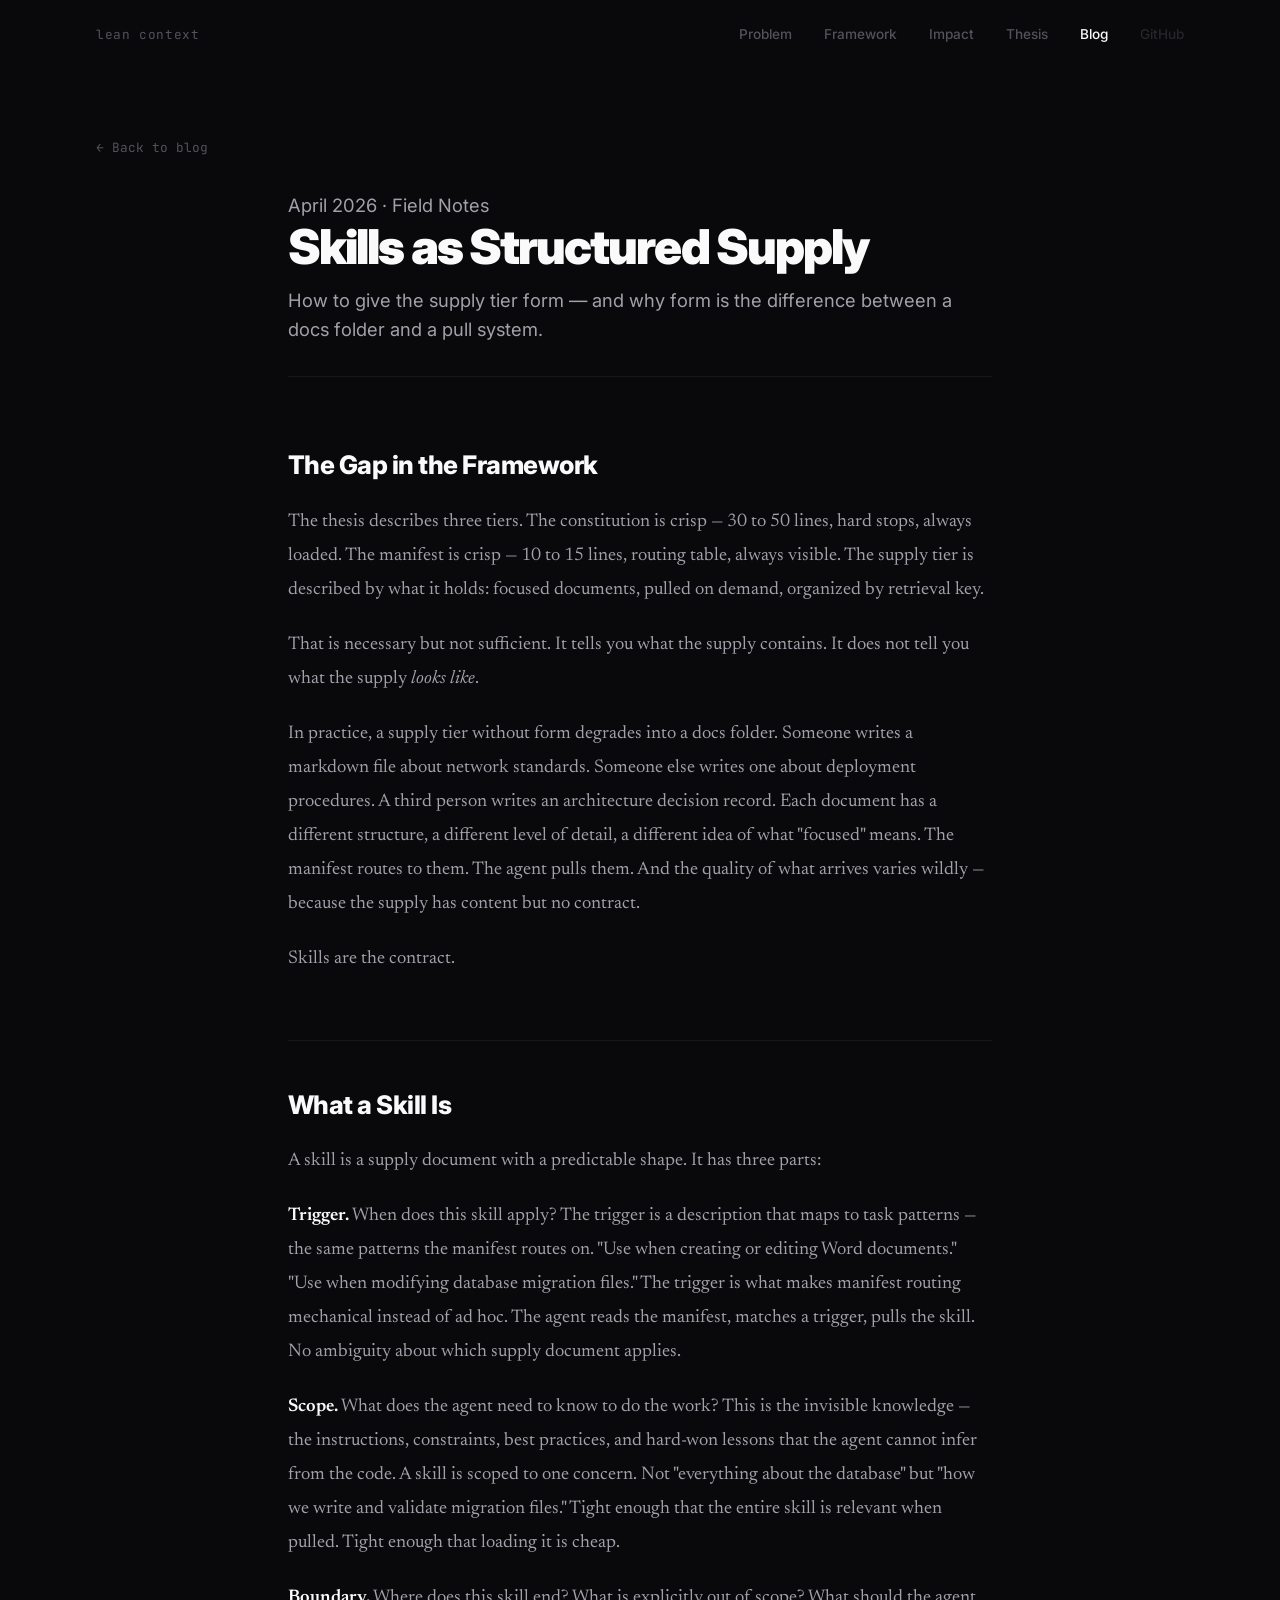
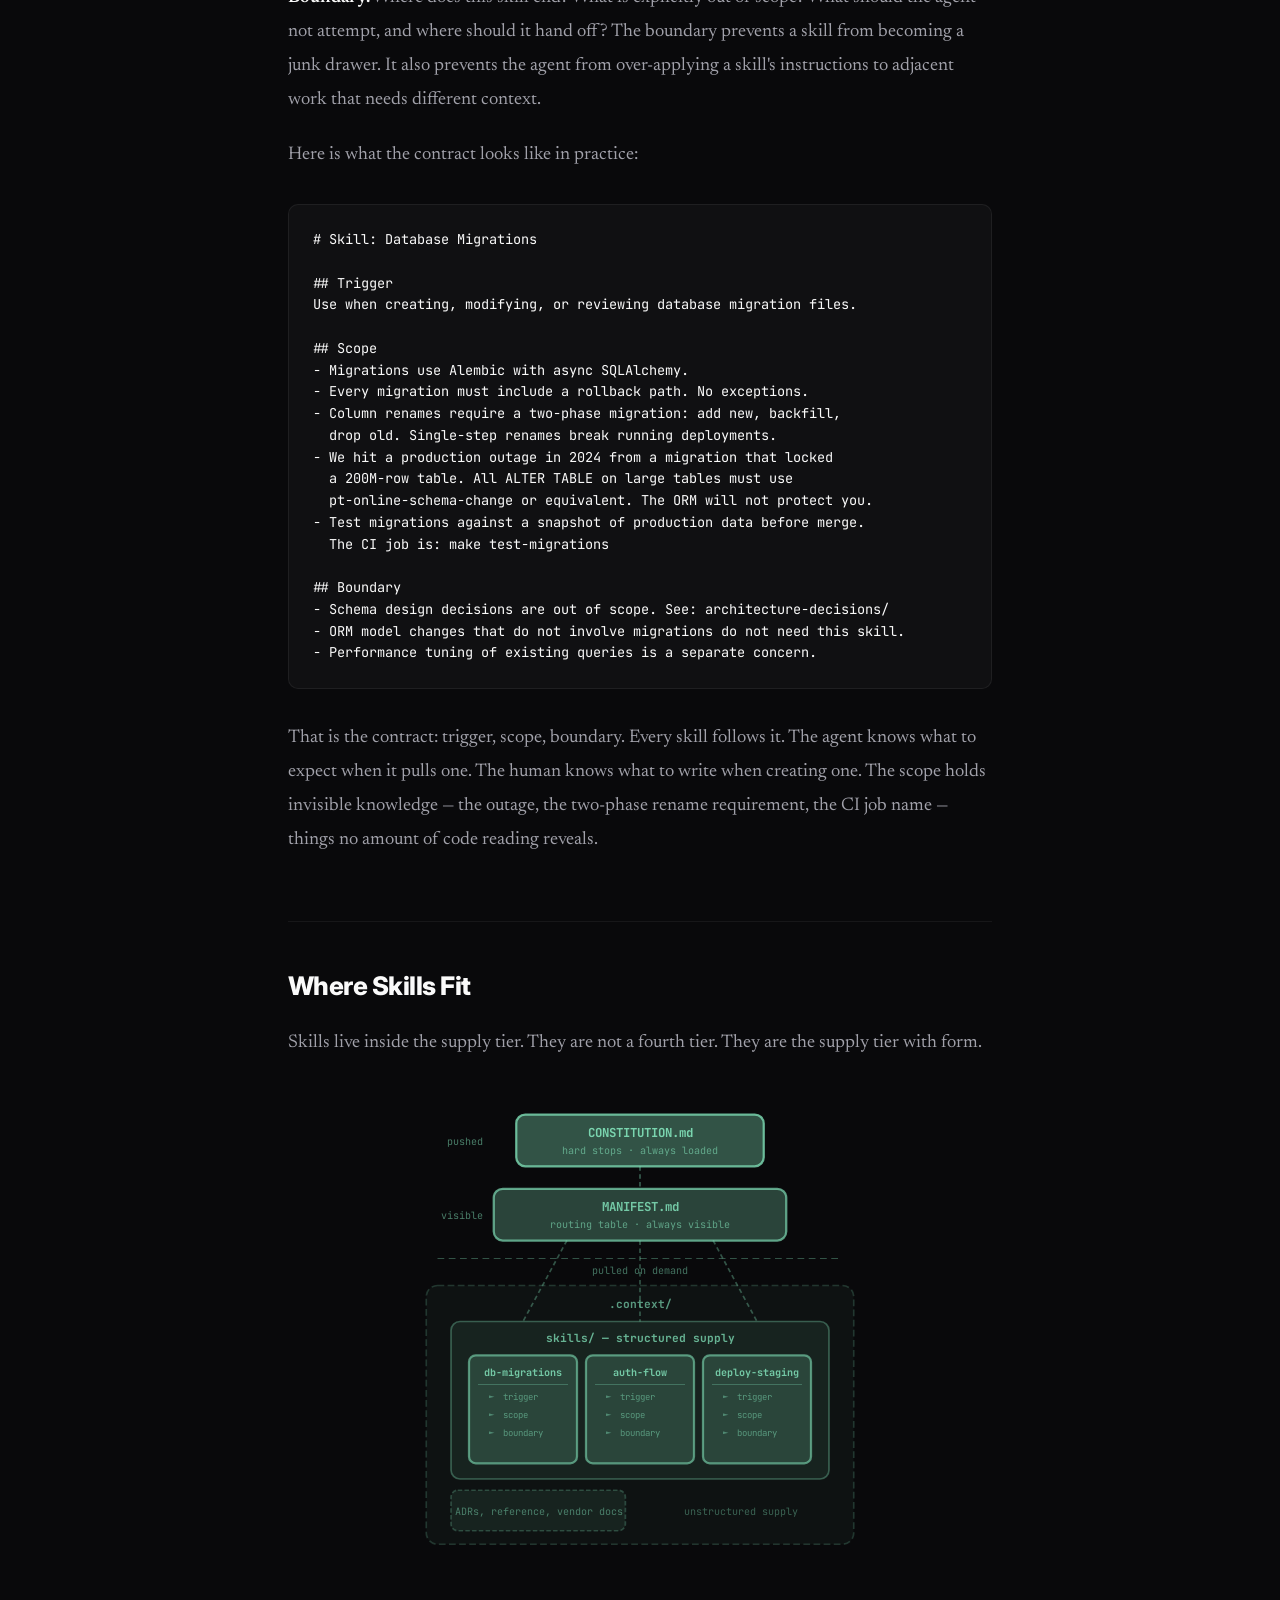
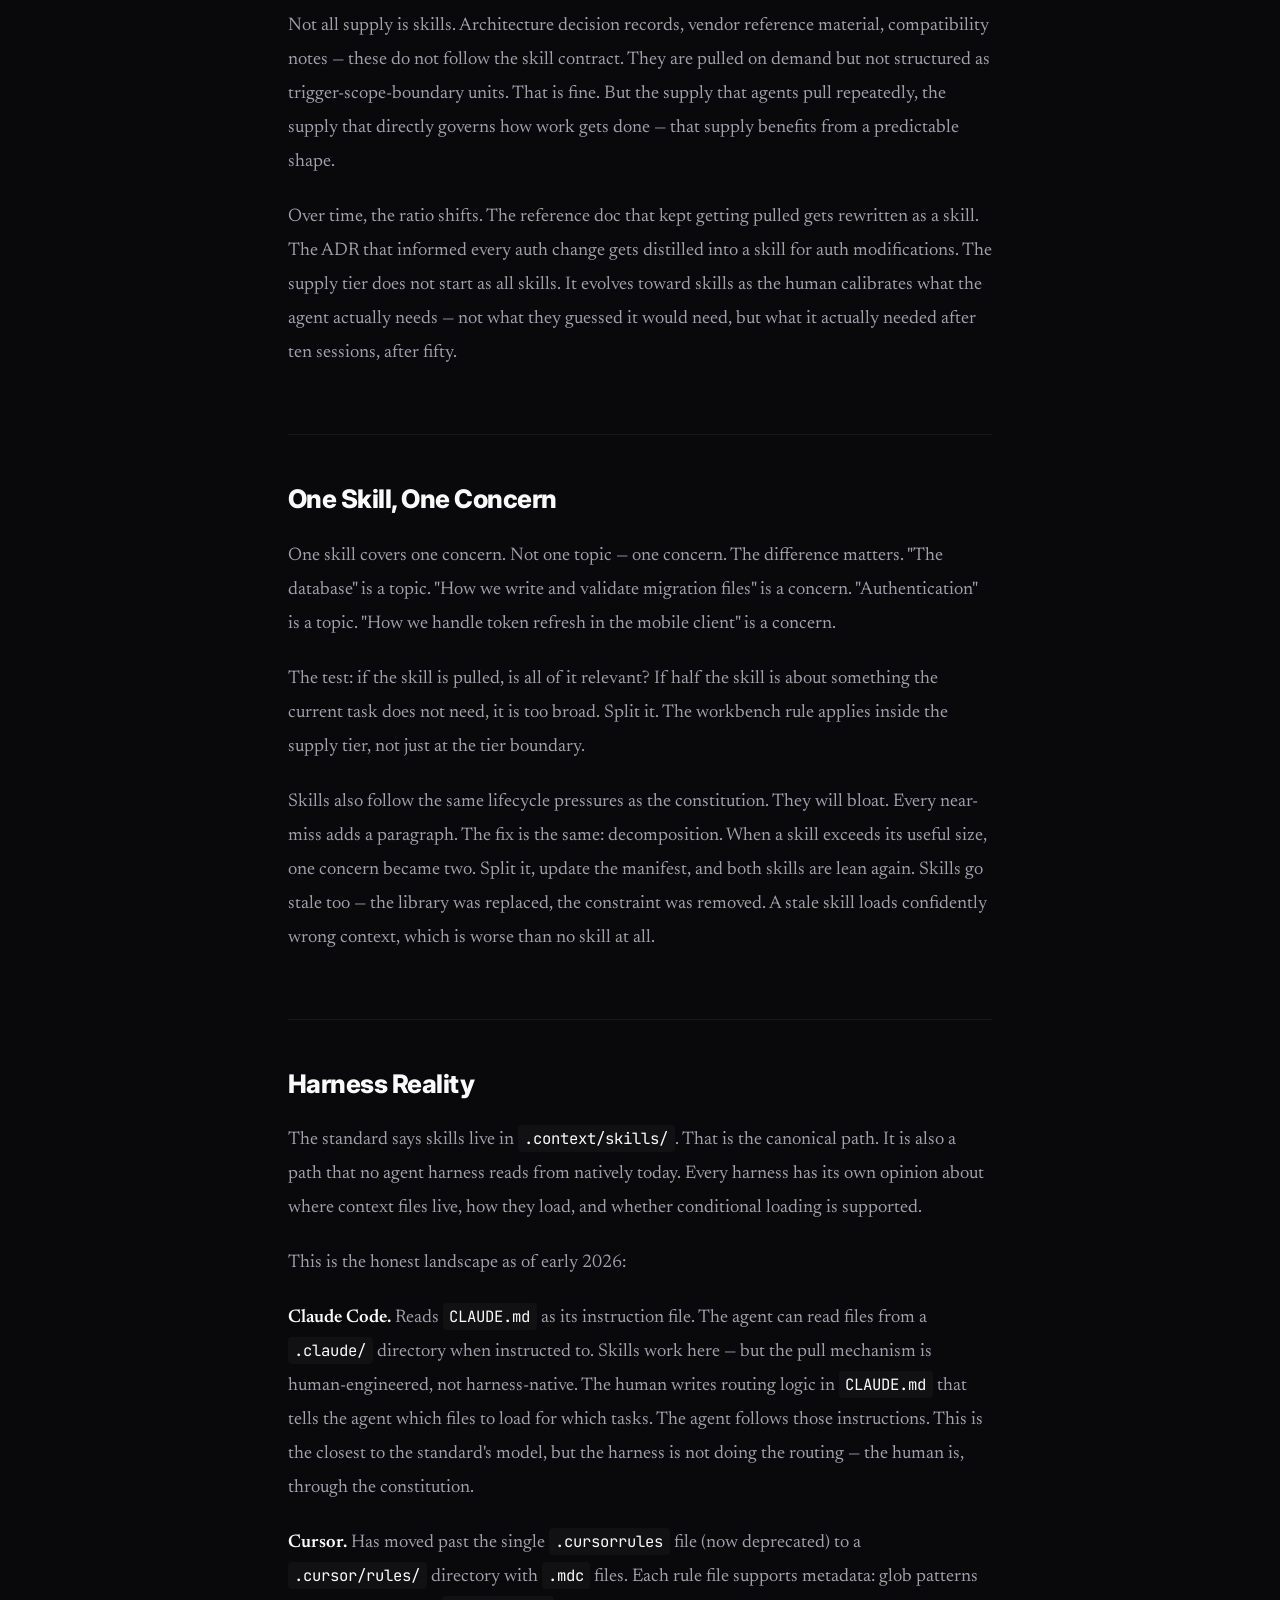
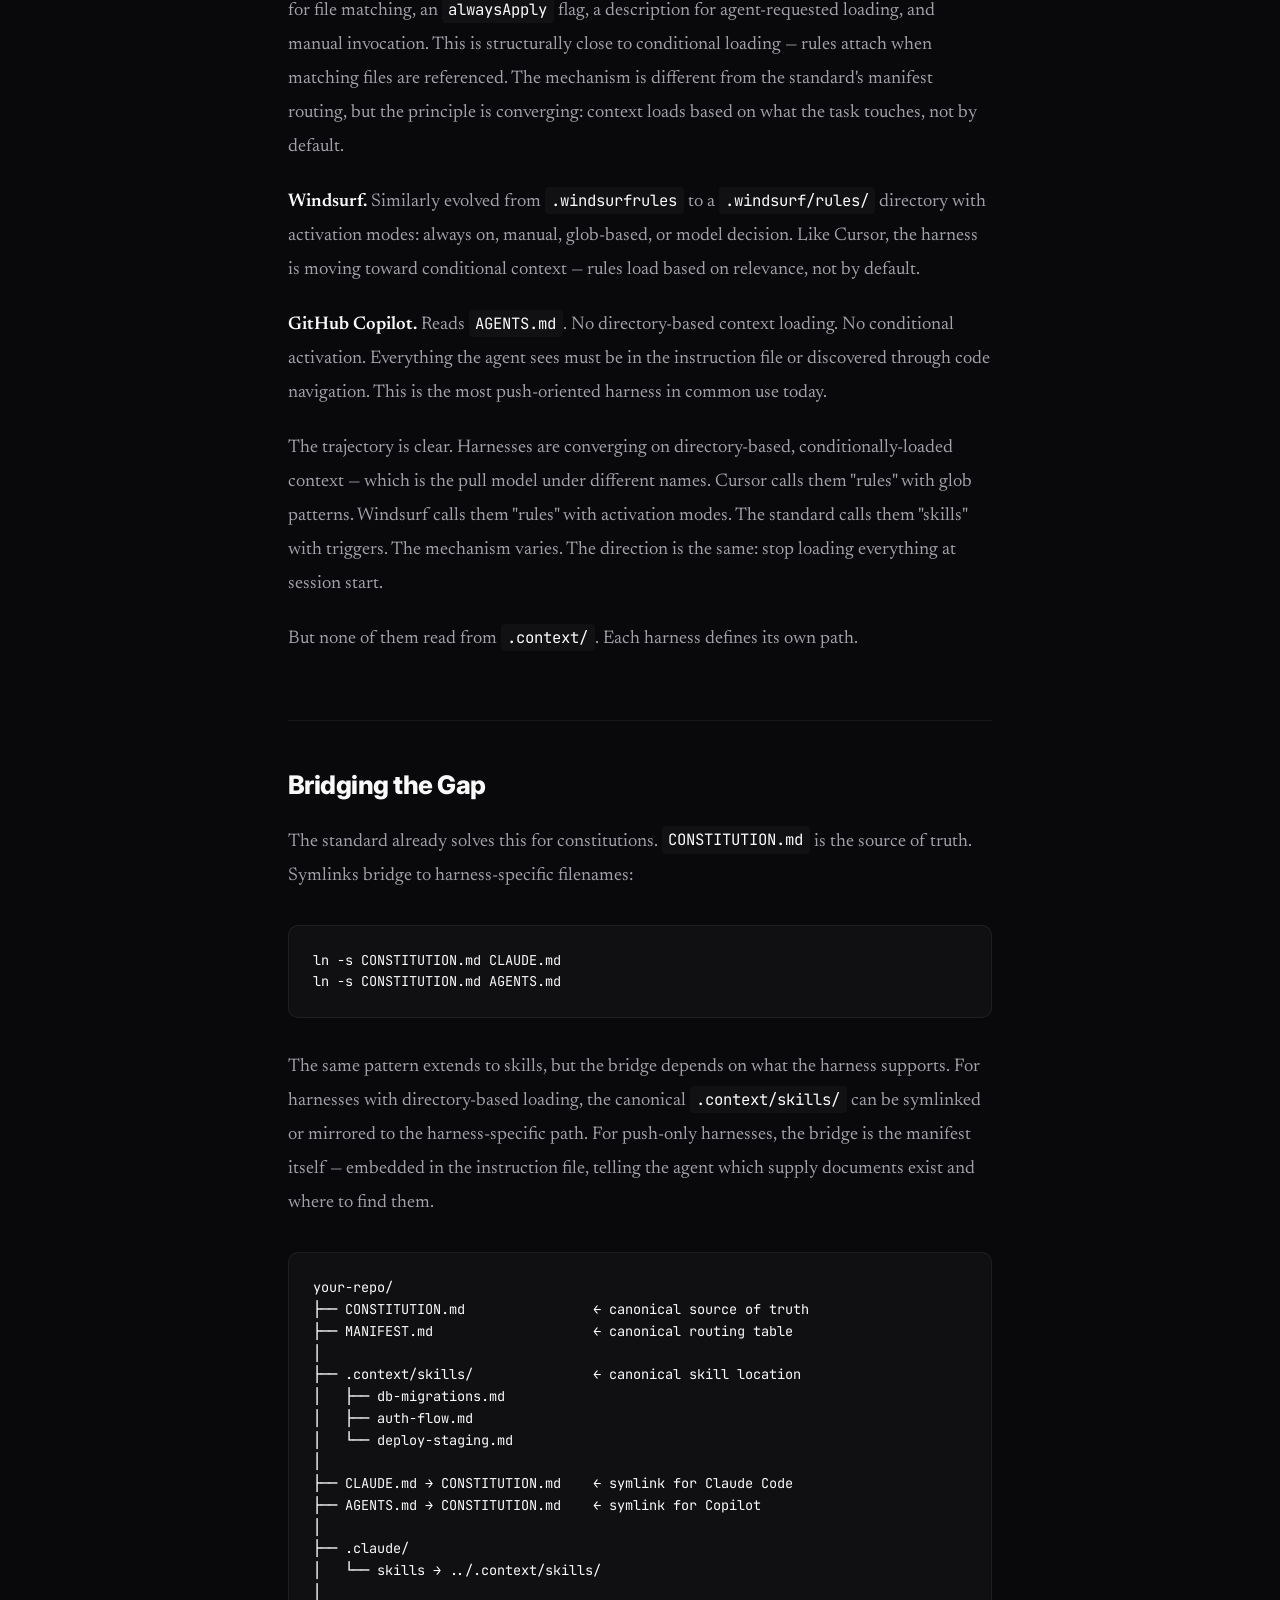
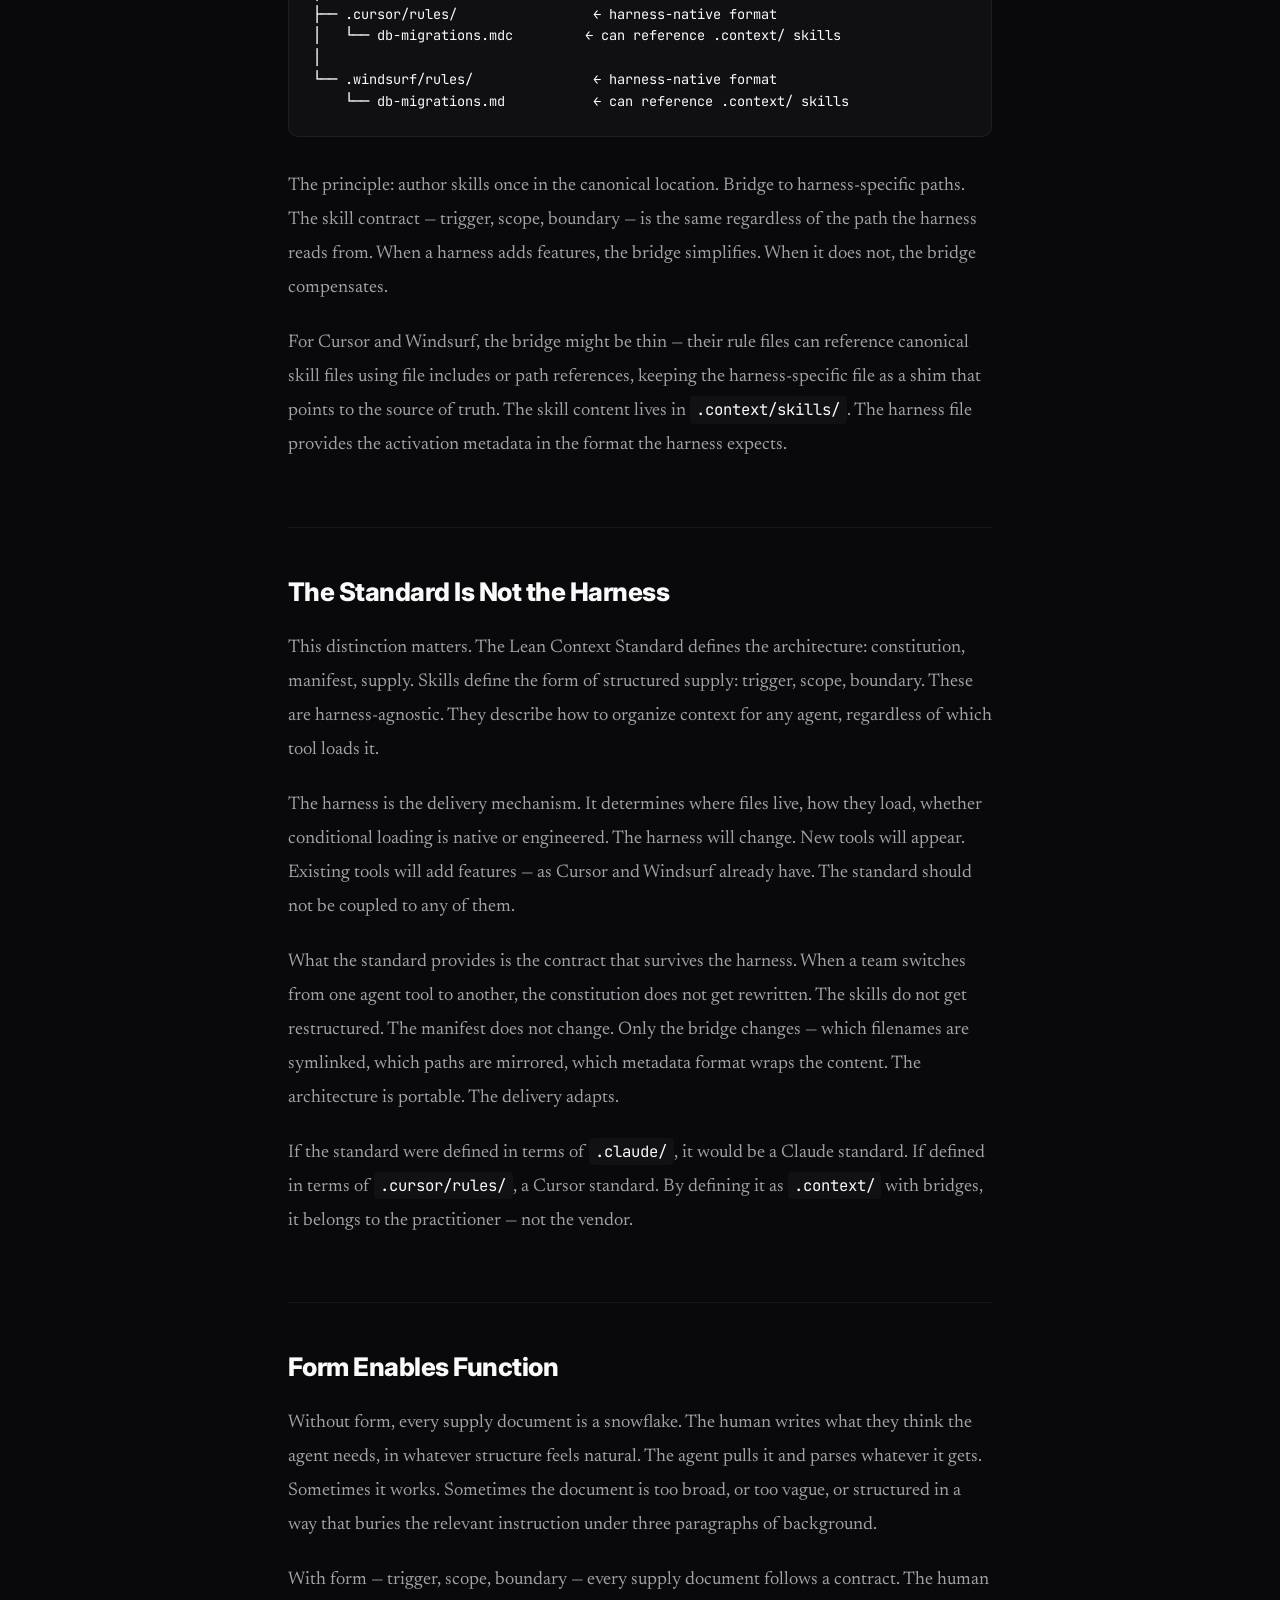
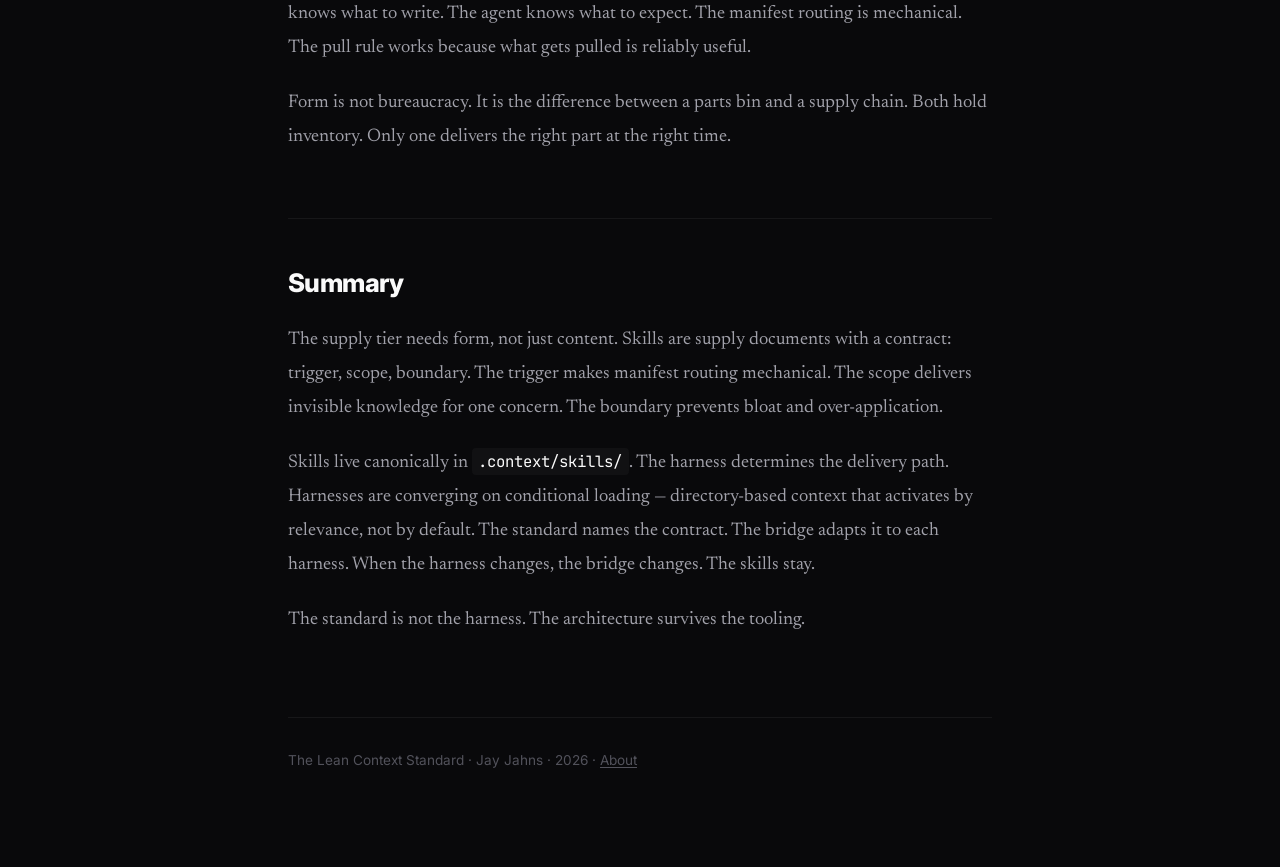
<file: blog/skills-as-structured-supply/index.html>
<!DOCTYPE html>
<html lang="en">
<head>
  <meta charset="utf-8">
  <meta name="viewport" content="width=device-width, initial-scale=1">
  <title>Skills as Structured Supply — Lean Context</title>
  <meta name="description" content="The supply tier needs form, not just content. Skills are supply documents with a contract — trigger, scope, boundary — that make pull mechanical and the manifest honest.">
  <link rel="stylesheet" href="../../css/style.css">
</head>
<body>
  <nav class="nav">
    <a href="../../" class="nav-logo">lean context</a>
    <div class="nav-links">
      <a href="../../problem/">Problem</a>
      <a href="../../framework/">Framework</a>
      <a href="../../impact/">Impact</a>
      <a href="../../thesis/">Thesis</a>
      <a href="../../blog/" class="active">Blog</a>
      <a href="https://github.com/leancontext/website" class="ext">GitHub</a>
    </div>
  </nav>

  <div class="pillar-back"><a href="../../blog/">&larr; Back to blog</a></div>

  <article class="article">
    <header class="article-header">
      <p class="subtitle">April 2026 · Field Notes</p>
      <h1>Skills as Structured Supply</h1>
      <p class="subtitle">How to give the supply tier form — and why form is the difference between a docs folder and a pull system.</p>
    </header>

    <div class="article-body">

      <h3 id="the-gap">The Gap in the Framework</h3>

      <p>The thesis describes three tiers. The constitution is crisp — 30 to 50 lines, hard stops, always loaded. The manifest is crisp — 10 to 15 lines, routing table, always visible. The supply tier is described by what it holds: focused documents, pulled on demand, organized by retrieval key.</p>

      <p>That is necessary but not sufficient. It tells you what the supply contains. It does not tell you what the supply <em>looks like</em>.</p>

      <p>In practice, a supply tier without form degrades into a docs folder. Someone writes a markdown file about network standards. Someone else writes one about deployment procedures. A third person writes an architecture decision record. Each document has a different structure, a different level of detail, a different idea of what "focused" means. The manifest routes to them. The agent pulls them. And the quality of what arrives varies wildly — because the supply has content but no contract.</p>

      <p>Skills are the contract.</p>

      <h3 id="what-a-skill-is">What a Skill Is</h3>

      <p>A skill is a supply document with a predictable shape. It has three parts:</p>

      <p><strong>Trigger.</strong> When does this skill apply? The trigger is a description that maps to task patterns — the same patterns the manifest routes on. "Use when creating or editing Word documents." "Use when modifying database migration files." The trigger is what makes manifest routing mechanical instead of ad hoc. The agent reads the manifest, matches a trigger, pulls the skill. No ambiguity about which supply document applies.</p>

      <p><strong>Scope.</strong> What does the agent need to know to do the work? This is the invisible knowledge — the instructions, constraints, best practices, and hard-won lessons that the agent cannot infer from the code. A skill is scoped to one concern. Not "everything about the database" but "how we write and validate migration files." Tight enough that the entire skill is relevant when pulled. Tight enough that loading it is cheap.</p>

      <p><strong>Boundary.</strong> Where does this skill end? What is explicitly out of scope? What should the agent not attempt, and where should it hand off? The boundary prevents a skill from becoming a junk drawer. It also prevents the agent from over-applying a skill's instructions to adjacent work that needs different context.</p>

      <p>Here is what the contract looks like in practice:</p>

<pre><code># Skill: Database Migrations

## Trigger
Use when creating, modifying, or reviewing database migration files.

## Scope
- Migrations use Alembic with async SQLAlchemy.
- Every migration must include a rollback path. No exceptions.
- Column renames require a two-phase migration: add new, backfill,
  drop old. Single-step renames break running deployments.
- We hit a production outage in 2024 from a migration that locked
  a 200M-row table. All ALTER TABLE on large tables must use
  pt-online-schema-change or equivalent. The ORM will not protect you.
- Test migrations against a snapshot of production data before merge.
  The CI job is: make test-migrations

## Boundary
- Schema design decisions are out of scope. See: architecture-decisions/
- ORM model changes that do not involve migrations do not need this skill.
- Performance tuning of existing queries is a separate concern.</code></pre>

      <p>That is the contract: trigger, scope, boundary. Every skill follows it. The agent knows what to expect when it pulls one. The human knows what to write when creating one. The scope holds invisible knowledge — the outage, the two-phase rename requirement, the CI job name — things no amount of code reading reveals.</p>

      <h3 id="where-skills-fit">Where Skills Fit</h3>

      <p>Skills live inside the supply tier. They are not a fourth tier. They are the supply tier with form.</p>

      <!-- Extended architecture SVG -->
      <div style="max-width: 540px; margin: 2rem auto;">
        <svg viewBox="0 0 480 420" xmlns="http://www.w3.org/2000/svg">
          <!-- Constitution -->
          <rect x="130" y="20" width="220" height="46" rx="8" fill="#7edcb5" fill-opacity="0.35" stroke="#7edcb5" stroke-opacity="0.8" stroke-width="2"/>
          <text x="240" y="40" text-anchor="middle" font-family="'JetBrains Mono',monospace" font-size="11" font-weight="700" fill="#7edcb5" fill-opacity="0.95">CONSTITUTION.md</text>
          <text x="240" y="55" text-anchor="middle" font-family="'JetBrains Mono',monospace" font-size="9" fill="#7edcb5" fill-opacity="0.63">hard stops · always loaded</text>
          <text x="100" y="47" text-anchor="end" font-family="'JetBrains Mono',monospace" font-size="9" fill="#7edcb5" fill-opacity="0.55">pushed</text>

          <!-- Connection -->
          <line x1="240" y1="66" x2="240" y2="86" stroke="#7edcb5" stroke-opacity="0.4" stroke-width="1.5" stroke-dasharray="4 3"/>

          <!-- Manifest -->
          <rect x="110" y="86" width="260" height="46" rx="8" fill="#7edcb5" fill-opacity="0.28" stroke="#7edcb5" stroke-opacity="0.7" stroke-width="2"/>
          <text x="240" y="106" text-anchor="middle" font-family="'JetBrains Mono',monospace" font-size="11" font-weight="700" fill="#7edcb5" fill-opacity="0.88">MANIFEST.md</text>
          <text x="240" y="121" text-anchor="middle" font-family="'JetBrains Mono',monospace" font-size="9" fill="#7edcb5" fill-opacity="0.63">routing table · always visible</text>
          <text x="100" y="113" text-anchor="end" font-family="'JetBrains Mono',monospace" font-size="9" fill="#7edcb5" fill-opacity="0.55">visible</text>

          <!-- Pull divider -->
          <line x1="60" y1="148" x2="420" y2="148" stroke="#7edcb5" stroke-opacity="0.35" stroke-width="1" stroke-dasharray="6 4"/>
          <text x="240" y="162" text-anchor="middle" font-family="'JetBrains Mono',monospace" font-size="9" fill="#7edcb5" fill-opacity="0.5">pulled on demand</text>

          <!-- Supply tier bracket -->
          <rect x="50" y="172" width="380" height="230" rx="10" fill="#7edcb5" fill-opacity="0.04" stroke="#7edcb5" stroke-opacity="0.2" stroke-width="1.5" stroke-dasharray="6 3"/>
          <text x="240" y="192" text-anchor="middle" font-family="'JetBrains Mono',monospace" font-size="10" font-weight="700" fill="#7edcb5" fill-opacity="0.68">.context/</text>

          <!-- Skills section -->
          <rect x="72" y="204" width="336" height="140" rx="8" fill="#7edcb5" fill-opacity="0.08" stroke="#7edcb5" stroke-opacity="0.35" stroke-width="1.5"/>
          <text x="240" y="222" text-anchor="middle" font-family="'JetBrains Mono',monospace" font-size="10" font-weight="700" fill="#7edcb5" fill-opacity="0.78">skills/ — structured supply</text>

          <!-- Skill 1 -->
          <rect x="88" y="234" width="96" height="96" rx="6" fill="#7edcb5" fill-opacity="0.18" stroke="#7edcb5" stroke-opacity="0.6" stroke-width="2"/>
          <text x="136" y="252" text-anchor="middle" font-family="'JetBrains Mono',monospace" font-size="9" font-weight="700" fill="#7edcb5" fill-opacity="0.88">db-migrations</text>
          <line x1="96" y1="260" x2="176" y2="260" stroke="#7edcb5" stroke-opacity="0.3" stroke-width="1"/>
          <text x="106" y="274" font-family="'JetBrains Mono',monospace" font-size="8" fill="#7edcb5" fill-opacity="0.45">&#9658;</text>
          <text x="118" y="274" font-family="'JetBrains Mono',monospace" font-size="8" fill="#7edcb5" fill-opacity="0.55">trigger</text>
          <text x="106" y="290" font-family="'JetBrains Mono',monospace" font-size="8" fill="#7edcb5" fill-opacity="0.45">&#9658;</text>
          <text x="118" y="290" font-family="'JetBrains Mono',monospace" font-size="8" fill="#7edcb5" fill-opacity="0.55">scope</text>
          <text x="106" y="306" font-family="'JetBrains Mono',monospace" font-size="8" fill="#7edcb5" fill-opacity="0.45">&#9658;</text>
          <text x="118" y="306" font-family="'JetBrains Mono',monospace" font-size="8" fill="#7edcb5" fill-opacity="0.55">boundary</text>

          <!-- Skill 2 -->
          <rect x="192" y="234" width="96" height="96" rx="6" fill="#7edcb5" fill-opacity="0.18" stroke="#7edcb5" stroke-opacity="0.6" stroke-width="2"/>
          <text x="240" y="252" text-anchor="middle" font-family="'JetBrains Mono',monospace" font-size="9" font-weight="700" fill="#7edcb5" fill-opacity="0.88">auth-flow</text>
          <line x1="200" y1="260" x2="280" y2="260" stroke="#7edcb5" stroke-opacity="0.3" stroke-width="1"/>
          <text x="210" y="274" font-family="'JetBrains Mono',monospace" font-size="8" fill="#7edcb5" fill-opacity="0.45">&#9658;</text>
          <text x="222" y="274" font-family="'JetBrains Mono',monospace" font-size="8" fill="#7edcb5" fill-opacity="0.55">trigger</text>
          <text x="210" y="290" font-family="'JetBrains Mono',monospace" font-size="8" fill="#7edcb5" fill-opacity="0.45">&#9658;</text>
          <text x="222" y="290" font-family="'JetBrains Mono',monospace" font-size="8" fill="#7edcb5" fill-opacity="0.55">scope</text>
          <text x="210" y="306" font-family="'JetBrains Mono',monospace" font-size="8" fill="#7edcb5" fill-opacity="0.45">&#9658;</text>
          <text x="222" y="306" font-family="'JetBrains Mono',monospace" font-size="8" fill="#7edcb5" fill-opacity="0.55">boundary</text>

          <!-- Skill 3 -->
          <rect x="296" y="234" width="96" height="96" rx="6" fill="#7edcb5" fill-opacity="0.18" stroke="#7edcb5" stroke-opacity="0.6" stroke-width="2"/>
          <text x="344" y="252" text-anchor="middle" font-family="'JetBrains Mono',monospace" font-size="9" font-weight="700" fill="#7edcb5" fill-opacity="0.88">deploy-staging</text>
          <line x1="304" y1="260" x2="384" y2="260" stroke="#7edcb5" stroke-opacity="0.3" stroke-width="1"/>
          <text x="314" y="274" font-family="'JetBrains Mono',monospace" font-size="8" fill="#7edcb5" fill-opacity="0.45">&#9658;</text>
          <text x="326" y="274" font-family="'JetBrains Mono',monospace" font-size="8" fill="#7edcb5" fill-opacity="0.55">trigger</text>
          <text x="314" y="290" font-family="'JetBrains Mono',monospace" font-size="8" fill="#7edcb5" fill-opacity="0.45">&#9658;</text>
          <text x="326" y="290" font-family="'JetBrains Mono',monospace" font-size="8" fill="#7edcb5" fill-opacity="0.55">scope</text>
          <text x="314" y="306" font-family="'JetBrains Mono',monospace" font-size="8" fill="#7edcb5" fill-opacity="0.45">&#9658;</text>
          <text x="326" y="306" font-family="'JetBrains Mono',monospace" font-size="8" fill="#7edcb5" fill-opacity="0.55">boundary</text>

          <!-- Unstructured supply -->
          <rect x="72" y="354" width="155" height="36" rx="6" fill="#7edcb5" fill-opacity="0.08" stroke="#7edcb5" stroke-opacity="0.25" stroke-width="1.5" stroke-dasharray="4 2"/>
          <text x="150" y="376" text-anchor="middle" font-family="'JetBrains Mono',monospace" font-size="9" fill="#7edcb5" fill-opacity="0.5">ADRs, reference, vendor docs</text>
          <text x="380" y="376" text-anchor="end" font-family="'JetBrains Mono',monospace" font-size="9" fill="#7edcb5" fill-opacity="0.4">unstructured supply</text>

          <!-- Manifest routing arrows -->
          <path d="M175 132 L136 204" stroke="#7edcb5" stroke-opacity="0.35" stroke-width="1.5" stroke-dasharray="4 3" fill="none"/>
          <path d="M240 132 L240 204" stroke="#7edcb5" stroke-opacity="0.35" stroke-width="1.5" stroke-dasharray="4 3" fill="none"/>
          <path d="M305 132 L344 204" stroke="#7edcb5" stroke-opacity="0.35" stroke-width="1.5" stroke-dasharray="4 3" fill="none"/>
        </svg>
      </div>

      <p>Not all supply is skills. Architecture decision records, vendor reference material, compatibility notes — these do not follow the skill contract. They are pulled on demand but not structured as trigger-scope-boundary units. That is fine. But the supply that agents pull repeatedly, the supply that directly governs how work gets done — that supply benefits from a predictable shape.</p>

      <p>Over time, the ratio shifts. The reference doc that kept getting pulled gets rewritten as a skill. The ADR that informed every auth change gets distilled into a skill for auth modifications. The supply tier does not start as all skills. It evolves toward skills as the human calibrates what the agent actually needs — not what they guessed it would need, but what it actually needed after ten sessions, after fifty.</p>

      <h3 id="one-skill-one-concern">One Skill, One Concern</h3>

      <p>One skill covers one concern. Not one topic — one concern. The difference matters. "The database" is a topic. "How we write and validate migration files" is a concern. "Authentication" is a topic. "How we handle token refresh in the mobile client" is a concern.</p>

      <p>The test: if the skill is pulled, is all of it relevant? If half the skill is about something the current task does not need, it is too broad. Split it. The workbench rule applies inside the supply tier, not just at the tier boundary.</p>

      <p>Skills also follow the same lifecycle pressures as the constitution. They will bloat. Every near-miss adds a paragraph. The fix is the same: decomposition. When a skill exceeds its useful size, one concern became two. Split it, update the manifest, and both skills are lean again. Skills go stale too — the library was replaced, the constraint was removed. A stale skill loads confidently wrong context, which is worse than no skill at all.</p>

      <h3 id="harness-reality">Harness Reality</h3>

      <p>The standard says skills live in <code>.context/skills/</code>. That is the canonical path. It is also a path that no agent harness reads from natively today. Every harness has its own opinion about where context files live, how they load, and whether conditional loading is supported.</p>

      <p>This is the honest landscape as of early 2026:</p>

      <p><strong>Claude Code.</strong> Reads <code>CLAUDE.md</code> as its instruction file. The agent can read files from a <code>.claude/</code> directory when instructed to. Skills work here — but the pull mechanism is human-engineered, not harness-native. The human writes routing logic in <code>CLAUDE.md</code> that tells the agent which files to load for which tasks. The agent follows those instructions. This is the closest to the standard's model, but the harness is not doing the routing — the human is, through the constitution.</p>

      <p><strong>Cursor.</strong> Has moved past the single <code>.cursorrules</code> file (now deprecated) to a <code>.cursor/rules/</code> directory with <code>.mdc</code> files. Each rule file supports metadata: glob patterns for file matching, an <code>alwaysApply</code> flag, a description for agent-requested loading, and manual invocation. This is structurally close to conditional loading — rules attach when matching files are referenced. The mechanism is different from the standard's manifest routing, but the principle is converging: context loads based on what the task touches, not by default.</p>

      <p><strong>Windsurf.</strong> Similarly evolved from <code>.windsurfrules</code> to a <code>.windsurf/rules/</code> directory with activation modes: always on, manual, glob-based, or model decision. Like Cursor, the harness is moving toward conditional context — rules load based on relevance, not by default.</p>

      <p><strong>GitHub Copilot.</strong> Reads <code>AGENTS.md</code>. No directory-based context loading. No conditional activation. Everything the agent sees must be in the instruction file or discovered through code navigation. This is the most push-oriented harness in common use today.</p>

      <p>The trajectory is clear. Harnesses are converging on directory-based, conditionally-loaded context — which is the pull model under different names. Cursor calls them "rules" with glob patterns. Windsurf calls them "rules" with activation modes. The standard calls them "skills" with triggers. The mechanism varies. The direction is the same: stop loading everything at session start.</p>

      <p>But none of them read from <code>.context/</code>. Each harness defines its own path.</p>

      <h3 id="bridging-the-gap">Bridging the Gap</h3>

      <p>The standard already solves this for constitutions. <code>CONSTITUTION.md</code> is the source of truth. Symlinks bridge to harness-specific filenames:</p>

<pre><code>ln -s CONSTITUTION.md CLAUDE.md
ln -s CONSTITUTION.md AGENTS.md</code></pre>

      <p>The same pattern extends to skills, but the bridge depends on what the harness supports. For harnesses with directory-based loading, the canonical <code>.context/skills/</code> can be symlinked or mirrored to the harness-specific path. For push-only harnesses, the bridge is the manifest itself — embedded in the instruction file, telling the agent which supply documents exist and where to find them.</p>

<pre><code>your-repo/
├── CONSTITUTION.md                ← canonical source of truth
├── MANIFEST.md                    ← canonical routing table
│
├── .context/skills/               ← canonical skill location
│   ├── db-migrations.md
│   ├── auth-flow.md
│   └── deploy-staging.md
│
├── CLAUDE.md → CONSTITUTION.md    ← symlink for Claude Code
├── AGENTS.md → CONSTITUTION.md    ← symlink for Copilot
│
├── .claude/
│   └── skills → ../.context/skills/
│
├── .cursor/rules/                 ← harness-native format
│   └── db-migrations.mdc         ← can reference .context/ skills
│
└── .windsurf/rules/               ← harness-native format
    └── db-migrations.md           ← can reference .context/ skills</code></pre>

      <p>The principle: author skills once in the canonical location. Bridge to harness-specific paths. The skill contract — trigger, scope, boundary — is the same regardless of the path the harness reads from. When a harness adds features, the bridge simplifies. When it does not, the bridge compensates.</p>

      <p>For Cursor and Windsurf, the bridge might be thin — their rule files can reference canonical skill files using file includes or path references, keeping the harness-specific file as a shim that points to the source of truth. The skill content lives in <code>.context/skills/</code>. The harness file provides the activation metadata in the format the harness expects.</p>

      <h3 id="vendor-agnosticism">The Standard Is Not the Harness</h3>

      <p>This distinction matters. The Lean Context Standard defines the architecture: constitution, manifest, supply. Skills define the form of structured supply: trigger, scope, boundary. These are harness-agnostic. They describe how to organize context for any agent, regardless of which tool loads it.</p>

      <p>The harness is the delivery mechanism. It determines where files live, how they load, whether conditional loading is native or engineered. The harness will change. New tools will appear. Existing tools will add features — as Cursor and Windsurf already have. The standard should not be coupled to any of them.</p>

      <p>What the standard provides is the contract that survives the harness. When a team switches from one agent tool to another, the constitution does not get rewritten. The skills do not get restructured. The manifest does not change. Only the bridge changes — which filenames are symlinked, which paths are mirrored, which metadata format wraps the content. The architecture is portable. The delivery adapts.</p>

      <p>If the standard were defined in terms of <code>.claude/</code>, it would be a Claude standard. If defined in terms of <code>.cursor/rules/</code>, a Cursor standard. By defining it as <code>.context/</code> with bridges, it belongs to the practitioner — not the vendor.</p>

      <h3 id="form-enables-function">Form Enables Function</h3>

      <p>Without form, every supply document is a snowflake. The human writes what they think the agent needs, in whatever structure feels natural. The agent pulls it and parses whatever it gets. Sometimes it works. Sometimes the document is too broad, or too vague, or structured in a way that buries the relevant instruction under three paragraphs of background.</p>

      <p>With form — trigger, scope, boundary — every supply document follows a contract. The human knows what to write. The agent knows what to expect. The manifest routing is mechanical. The pull rule works because what gets pulled is reliably useful.</p>

      <p>Form is not bureaucracy. It is the difference between a parts bin and a supply chain. Both hold inventory. Only one delivers the right part at the right time.</p>

      <h3 id="summary">Summary</h3>

      <p>The supply tier needs form, not just content. Skills are supply documents with a contract: trigger, scope, boundary. The trigger makes manifest routing mechanical. The scope delivers invisible knowledge for one concern. The boundary prevents bloat and over-application.</p>

      <p>Skills live canonically in <code>.context/skills/</code>. The harness determines the delivery path. Harnesses are converging on conditional loading — directory-based context that activates by relevance, not by default. The standard names the contract. The bridge adapts it to each harness. When the harness changes, the bridge changes. The skills stay.</p>

      <p>The standard is not the harness. The architecture survives the tooling.</p>

    </div>

    <footer class="article-footer">
      <p>The Lean Context Standard · Jay Jahns · 2026 · <a href="../../about/" style="color: var(--fg-muted); text-decoration: underline; text-underline-offset: 2px;">About</a></p>
    </footer>
  </article>
</body>
</html>
</file>
<file: css/style.css>
@import url('https://fonts.googleapis.com/css2?family=Inter:wght@400;500;600;700;800;900&family=JetBrains+Mono:wght@400;500&family=Newsreader:ital,opsz,wght@0,6..72,400;0,6..72,500;1,6..72,400&display=swap');

*, *::before, *::after { box-sizing: border-box; margin: 0; padding: 0; }

:root {
  --bg: #09090b;
  --bg-card: rgba(255,255,255,0.03);
  --bg-card-border: rgba(255,255,255,0.06);
  --bg-card-hover: rgba(255,255,255,0.05);
  --fg: #a1a1aa;
  --fg-bright: #fafafa;
  --fg-muted: #52525b;
  --accent: #3b82f6;
  --accent-glow: rgba(59,130,246,0.15);
  --border: rgba(255,255,255,0.06);
  --sans: 'Inter', -apple-system, sans-serif;
  --mono: 'JetBrains Mono', monospace;
  --serif: 'Newsreader', Georgia, serif;
  --max: 72rem;
  --measure: 42rem;
  --pastel-coral: #ff9b8e;
  --pastel-coral-dim: rgba(255,155,142,0.12);
  --pastel-coral-glow: rgba(255,155,142,0.06);
  --pastel-mint: #7edcb5;
  --pastel-mint-dim: rgba(126,220,181,0.12);
  --pastel-mint-glow: rgba(126,220,181,0.06);
  --pastel-violet: #b4a0f4;
  --pastel-violet-dim: rgba(180,160,244,0.12);
  --pastel-violet-glow: rgba(180,160,244,0.06);
}

html { font-size: 16px; -webkit-font-smoothing: antialiased; }
body { background: var(--bg); color: var(--fg); font-family: var(--sans); line-height: 1.6; }

.nav { max-width: var(--max); margin: 0 auto; padding: 1.5rem 2rem; display: flex; align-items: center; justify-content: space-between; }
.nav-logo { font-family: var(--mono); font-size: 0.8rem; color: var(--fg-muted); text-decoration: none; letter-spacing: 0.05em; }
.nav-logo:hover { color: var(--fg); }
.nav-links { display: flex; gap: 2rem; }
.nav-links a { font-size: 0.85rem; font-weight: 500; color: var(--fg-muted); text-decoration: none; transition: color 0.15s; }
.nav-links a:hover { color: var(--fg-bright); }
.nav-links a.active { color: var(--fg-bright); }
.nav-links a.ext { opacity: 0.4; }
.nav-links a.ext:hover { opacity: 0.8; }

.hero { max-width: var(--max); margin: 0 auto; padding: 8rem 2rem 6rem; }
.hero h1 { font-size: clamp(2.5rem, 6vw, 4.5rem); font-weight: 900; color: var(--fg-bright); line-height: 1.0; letter-spacing: -0.04em; max-width: 16ch; margin-bottom: 1.5rem; }
.hero-sub { font-size: 1.25rem; font-weight: 400; color: var(--fg); max-width: 38ch; line-height: 1.6; }

.pillars { max-width: var(--max); margin: 0 auto; padding: 0 2rem 6rem; display: grid; grid-template-columns: repeat(3, 1fr); gap: 2rem; }

.pillar-link { text-decoration: none; color: inherit; display: block; border-radius: 20px; transition: transform 0.25s cubic-bezier(0.22,1,0.36,1), box-shadow 0.3s ease; }
.pillar-link:hover { transform: translateY(-6px); }
.pillar-link:hover .pillar { border-color: rgba(255,255,255,0.12); background: var(--bg-card-hover); }
.pillar-link:nth-child(1):hover .pillar { box-shadow: 0 16px 48px rgba(255,155,142,0.06); }
.pillar-link:nth-child(2):hover .pillar { box-shadow: 0 16px 48px rgba(126,220,181,0.06); }
.pillar-link:nth-child(3):hover .pillar { box-shadow: 0 16px 48px rgba(180,160,244,0.06); }

.pillar { padding: 2.5rem; border: 1px solid var(--bg-card-border); border-radius: 20px; background: var(--bg-card); transition: border-color 0.2s, background 0.2s, box-shadow 0.3s; display: flex; flex-direction: column; height: 100%; }

.pillar-illustration { width: 100%; height: 180px; border-radius: 12px; margin-bottom: 1.75rem; display: flex; align-items: center; justify-content: center; overflow: hidden; }
.pillar-illustration svg { width: 100%; height: 100%; }
.pillar-illustration--problem { background: var(--pastel-coral-glow); }
.pillar-illustration--framework { background: var(--pastel-mint-glow); }
.pillar-illustration--impact { background: var(--pastel-violet-glow); }

.pillar-tag { display: inline-block; font-family: var(--mono); font-size: 0.7rem; font-weight: 500; letter-spacing: 0.12em; text-transform: uppercase; margin-bottom: 1.25rem; }
.pillar-tag--problem { color: var(--pastel-coral); }
.pillar-tag--framework { color: var(--pastel-mint); }
.pillar-tag--impact { color: var(--pastel-violet); }

.pillar h2 { font-size: 1.5rem; font-weight: 700; color: var(--fg-bright); line-height: 1.2; margin-bottom: 1rem; letter-spacing: -0.02em; }
.pillar p { font-size: 0.95rem; color: var(--fg); line-height: 1.7; margin-bottom: 0.75rem; }
.pillar p:last-child { margin-bottom: 0; }
.pillar em { color: var(--fg-bright); font-style: italic; }

.pillar-cta { margin-top: auto; padding-top: 1.5rem; font-family: var(--mono); font-size: 0.75rem; font-weight: 500; letter-spacing: 0.06em; display: flex; align-items: center; gap: 0.5rem; transition: gap 0.2s ease; }
.pillar-link:hover .pillar-cta { gap: 0.85rem; }
.pillar-cta--problem { color: var(--pastel-coral); }
.pillar-cta--framework { color: var(--pastel-mint); }
.pillar-cta--impact { color: var(--pastel-violet); }

.how { max-width: var(--max); margin: 0 auto; padding: 5rem 2rem 4rem; border-top: 1px solid var(--border); }
.how-header { margin-bottom: 3rem; }
.section-tag { display: inline-block; font-family: var(--mono); font-size: 0.7rem; font-weight: 500; color: var(--fg-muted); letter-spacing: 0.12em; text-transform: uppercase; margin-bottom: 1rem; }
.how-header h2 { font-size: 2.5rem; font-weight: 800; color: var(--fg-bright); letter-spacing: -0.03em; margin-bottom: 0.75rem; }
.how-header p { font-size: 1.1rem; color: var(--fg); }
.tier-grid { display: grid; grid-template-columns: repeat(3, 1fr); gap: 1.5rem; margin-bottom: 3rem; }
.tier { padding: 2rem; border: 1px solid var(--bg-card-border); border-radius: 12px; background: var(--bg-card); }
.tier-label { font-family: var(--mono); font-size: 0.7rem; font-weight: 500; color: var(--accent); letter-spacing: 0.08em; text-transform: uppercase; margin-bottom: 0.75rem; }
.tier h3 { font-size: 1.25rem; font-weight: 700; color: var(--fg-bright); margin-bottom: 0.75rem; }
.tier p { font-size: 0.9rem; color: var(--fg); line-height: 1.65; }
.tier--full { margin-top: 0; }
.bootstrap-prompt { background: var(--bg); border: 1px solid var(--border); border-radius: 8px; padding: 1rem 1.25rem; margin: 1rem 0 0.75rem; overflow-x: auto; }
.bootstrap-prompt code { font-family: var(--mono); font-size: 0.8rem; color: var(--fg-bright); line-height: 1.6; word-break: break-all; }
.bootstrap-prompt a { color: var(--accent); text-decoration: underline; text-underline-offset: 2px; }
.bootstrap-prompt a:hover { color: var(--fg-bright); }
.bootstrap-note { font-size: 0.78rem; color: var(--fg-muted); margin-bottom: 0; font-style: italic; }

.principles { max-width: var(--max); margin: 0 auto; padding: 5rem 2rem; border-top: 1px solid var(--border); }
.principle-grid { display: grid; grid-template-columns: repeat(2, 1fr); gap: 2rem; margin-top: 2rem; }
.principle { padding: 2rem; border: 1px solid var(--bg-card-border); border-radius: 14px; background: var(--bg-card); }
.principle h3 { font-size: 1.1rem; font-weight: 600; color: var(--fg-bright); margin-bottom: 0.5rem; }
.principle .principle-origin { font-family: var(--mono); font-size: 0.7rem; color: var(--accent); letter-spacing: 0.06em; margin-bottom: 0.75rem; opacity: 0.7; }
.principle p { font-size: 0.95rem; color: var(--fg); line-height: 1.65; }

.evidence { max-width: var(--max); margin: 0 auto; padding: 5rem 2rem; border-top: 1px solid var(--border); }
.stat-row { display: grid; grid-template-columns: repeat(3, 1fr); gap: 2rem; margin-top: 2rem; margin-bottom: 2rem; }
.stat { text-align: center; }
.stat-number { font-family: var(--mono); font-size: 3.5rem; font-weight: 700; color: var(--accent); line-height: 1; margin-bottom: 0.5rem; }
.stat-label { font-size: 0.9rem; color: var(--fg); line-height: 1.5; }
.stat-source { text-align: center; font-family: var(--mono); font-size: 0.75rem; color: var(--fg-muted); }
.stat-source a { color: var(--fg-muted); text-decoration: underline; text-underline-offset: 2px; }
.stat-source a:hover { color: var(--fg); }

.cta { max-width: var(--max); margin: 0 auto; padding: 5rem 2rem; border-top: 1px solid var(--border); text-align: center; }
.cta h2 { font-size: 2rem; font-weight: 800; color: var(--fg-bright); letter-spacing: -0.03em; margin-bottom: 1rem; }
.cta p { font-size: 1rem; color: var(--fg); max-width: 36rem; margin: 0 auto 2rem; line-height: 1.6; }
.cta-button { display: inline-flex; align-items: center; gap: 0.5rem; font-size: 1rem; font-weight: 600; color: var(--fg-bright); background: var(--accent); padding: 0.9rem 2rem; border-radius: 10px; text-decoration: none; transition: background 0.15s, box-shadow 0.15s; box-shadow: 0 0 20px var(--accent-glow); }
.cta-button:hover { background: #2563eb; box-shadow: 0 0 30px rgba(59,130,246,0.25); }

.footer { max-width: var(--max); margin: 0 auto; padding: 2rem; border-top: 1px solid var(--border); font-size: 0.8rem; color: var(--fg-muted); }

/* ═══ PILLAR PAGES ═══ */
.pillar-back { max-width: var(--max); margin: 0 auto; padding: 4rem 2rem 0; }
.pillar-back a { font-family: var(--mono); font-size: 0.8rem; color: var(--fg-muted); text-decoration: none; display: inline-flex; align-items: center; gap: 0.5rem; transition: color 0.15s; }
.pillar-back a:hover { color: var(--fg-bright); }

.pillar-hero { max-width: var(--max); margin: 0 auto; padding: 3rem 2rem 4rem; display: grid; grid-template-columns: 1fr 1fr; gap: 4rem; align-items: center; }
.pillar-hero__text { max-width: 32rem; }
.pillar-hero__tag { display: inline-block; font-family: var(--mono); font-size: 0.7rem; font-weight: 500; letter-spacing: 0.12em; text-transform: uppercase; margin-bottom: 1.25rem; padding: 0.35rem 0.75rem; border-radius: 6px; }
.pillar-hero__tag--problem { color: var(--pastel-coral); background: var(--pastel-coral-dim); }
.pillar-hero__tag--framework { color: var(--pastel-mint); background: var(--pastel-mint-dim); }
.pillar-hero__tag--impact { color: var(--pastel-violet); background: var(--pastel-violet-dim); }
.pillar-hero h1 { font-size: clamp(2.2rem, 5vw, 3.5rem); font-weight: 900; color: var(--fg-bright); line-height: 1.05; letter-spacing: -0.04em; margin-bottom: 1.25rem; }
.pillar-hero__sub { font-size: 1.15rem; color: var(--fg); line-height: 1.7; }
.pillar-hero__graphic { display: flex; align-items: center; justify-content: center; border-radius: 24px; padding: 3rem; min-height: 320px; }
.pillar-hero__graphic--problem { background: var(--pastel-coral-glow); border: 1px solid rgba(255,155,142,0.08); }
.pillar-hero__graphic--framework { background: var(--pastel-mint-glow); border: 1px solid rgba(126,220,181,0.08); }
.pillar-hero__graphic--impact { background: var(--pastel-violet-glow); border: 1px solid rgba(180,160,244,0.08); }
.pillar-hero__graphic svg { width: 100%; max-width: 380px; height: auto; }

.pillar-section { max-width: var(--max); margin: 0 auto; padding: 5rem 2rem; border-top: 1px solid var(--border); }
.pillar-section--split { display: grid; grid-template-columns: 1fr 1fr; gap: 4rem; align-items: start; }
.pillar-section--split-reverse { display: grid; grid-template-columns: 1fr 1fr; gap: 4rem; align-items: start; }
.pillar-section--split-reverse .pillar-section__visual { order: -1; }
.pillar-section__tag { font-family: var(--mono); font-size: 0.7rem; font-weight: 500; letter-spacing: 0.1em; text-transform: uppercase; margin-bottom: 1rem; }
.pillar-section__tag--problem { color: var(--pastel-coral); }
.pillar-section__tag--framework { color: var(--pastel-mint); }
.pillar-section__tag--impact { color: var(--pastel-violet); }
.pillar-section h2 { font-size: 2rem; font-weight: 800; color: var(--fg-bright); letter-spacing: -0.03em; margin-bottom: 1.25rem; line-height: 1.15; }
.pillar-section p { font-size: 1.05rem; color: var(--fg); line-height: 1.75; margin-bottom: 1.25rem; max-width: 38rem; }
.pillar-section p:last-child { margin-bottom: 0; }
.pillar-section strong { color: var(--fg-bright); font-weight: 600; }
.pillar-section em { color: var(--fg-bright); font-style: italic; }

.pillar-section__visual { display: flex; align-items: center; justify-content: center; border-radius: 16px; padding: 2.5rem; min-height: 260px; }
.pillar-section__visual--problem { background: var(--pastel-coral-glow); border: 1px solid rgba(255,155,142,0.06); }
.pillar-section__visual--framework { background: var(--pastel-mint-glow); border: 1px solid rgba(126,220,181,0.06); }
.pillar-section__visual--impact { background: var(--pastel-violet-glow); border: 1px solid rgba(180,160,244,0.06); }
.pillar-section__visual svg { width: 100%; max-width: 340px; height: auto; }

.pillar-callout { padding: 2rem 2.5rem; border-radius: 14px; margin: 0; }
.pillar-callout-section { max-width: var(--max); margin: 0 auto; padding: 0 2rem 2rem; }
.pillar-callout--problem { background: var(--pastel-coral-dim); border-left: 3px solid var(--pastel-coral); }
.pillar-callout--framework { background: var(--pastel-mint-dim); border-left: 3px solid var(--pastel-mint); }
.pillar-callout--impact { background: var(--pastel-violet-dim); border-left: 3px solid var(--pastel-violet); }
.pillar-callout p { font-family: var(--serif); font-size: 1.15rem; color: var(--fg-bright); line-height: 1.7; max-width: 100%; margin-bottom: 0; }

.pillar-steps { display: grid; grid-template-columns: repeat(auto-fit, minmax(200px, 1fr)); gap: 1.5rem; margin: 2rem 0; }
.pillar-step { padding: 1.75rem; border: 1px solid var(--bg-card-border); border-radius: 14px; background: var(--bg-card); }
.pillar-step__num { font-family: var(--mono); font-size: 2rem; font-weight: 700; line-height: 1; margin-bottom: 0.75rem; }
.pillar-step__num--problem { color: var(--pastel-coral); opacity: 0.4; }
.pillar-step__num--framework { color: var(--pastel-mint); opacity: 0.4; }
.pillar-step__num--impact { color: var(--pastel-violet); opacity: 0.4; }
.pillar-step h3 { font-size: 1rem; font-weight: 600; color: var(--fg-bright); margin-bottom: 0.5rem; }
.pillar-step p { font-size: 0.9rem; color: var(--fg); line-height: 1.6; margin-bottom: 0; max-width: 100%; }

.pillar-code { width: 100%; max-width: var(--max); margin: 2rem auto; padding: 0 2rem; }
.pillar-code pre { background: rgba(255,255,255,0.025); border: 1px solid var(--bg-card-border); border-radius: 14px; padding: 2rem 2.5rem; font-family: var(--mono); font-size: 0.85rem; line-height: 1.7; color: var(--fg); overflow-x: auto; width: 100%; }
.pillar-code code { font-family: inherit; }

/* ═══ ARTICLE ═══ */
.article { max-width: 48rem; margin: 0 auto; padding: 2rem 2rem 6rem; }
.article-header { margin-bottom: 4rem; padding-bottom: 2rem; border-bottom: 1px solid var(--border); }
.article-header h1 { font-size: clamp(2.2rem, 5vw, 3rem); font-weight: 900; color: var(--fg-bright); line-height: 1.1; letter-spacing: -0.04em; margin-bottom: 0.75rem; }
.article-header .subtitle { font-size: 1.15rem; color: var(--fg); }
.article-body { font-family: var(--serif); font-size: 1.15rem; line-height: 1.85; color: var(--fg); }
.article-body h2 { font-family: var(--sans); font-size: 1.5rem; font-weight: 700; color: var(--fg-bright); margin-top: 4rem; margin-bottom: 1rem; padding-top: 2.5rem; border-top: 1px solid var(--border); letter-spacing: -0.02em; }
.article-body h2:first-child { margin-top: 0; padding-top: 0; border-top: none; }
.article-body h3 { font-family: var(--sans); font-size: 1.6rem; font-weight: 800; color: var(--fg-bright); margin-top: 4rem; margin-bottom: 1rem; padding-top: 2.5rem; border-top: 1px solid var(--border); letter-spacing: -0.02em; }
.article-body h3:first-child { margin-top: 0; padding-top: 0; border-top: none; }
.article-body p { margin-bottom: 1.3rem; }
.article-body strong { color: var(--fg-bright); font-weight: 600; }
.article-body ol, .article-body ul { margin-bottom: 1.3rem; padding-left: 1.5em; }
.article-body li { margin-bottom: 0.5rem; }
.article-body a { color: var(--accent); text-decoration: none; }
.article-body a:hover { opacity: 0.8; }
.article-body code { font-family: var(--mono); font-size: 0.85em; background: var(--bg-card); padding: 0.2em 0.4em; border-radius: 4px; color: var(--fg-bright); }
.article-body pre { background: rgba(255,255,255,0.03); border: 1px solid var(--bg-card-border); border-radius: 10px; padding: 1.5rem; margin: 2rem 0; overflow-x: auto; font-family: var(--mono); font-size: 0.85rem; line-height: 1.6; }
.article-body pre code { background: none; padding: 0; font-size: inherit; }
.article-body blockquote { border-left: 2px solid var(--accent); padding-left: 1.5rem; margin: 2rem 0; color: var(--fg-bright); font-style: italic; }
.article-body hr { border: none; border-top: 1px solid var(--border); margin: 3rem 0; }
.article-footer { margin-top: 5rem; padding-top: 2rem; border-top: 1px solid var(--border); font-size: 0.85rem; color: var(--fg-muted); }

/* ═══ RESPONSIVE ═══ */
@media (max-width: 768px) {
  .nav { flex-direction: column; gap: 0.75rem; padding: 1.25rem 1.5rem; align-items: flex-start; }
  .nav-links { gap: 1rem; flex-wrap: wrap; }
  .nav-links a { font-size: 0.8rem; }
  .hero { padding: 5rem 1.5rem 4rem; }
  .hero h1 { font-size: 2.2rem; }
  .pillars { grid-template-columns: 1fr; padding: 0 1.5rem 4rem; }
  .tier-grid { grid-template-columns: 1fr; }
  .principle-grid { grid-template-columns: 1fr; }
  .stat-row { grid-template-columns: 1fr; gap: 2.5rem; }
  .how, .principles, .evidence, .cta { padding-left: 1.5rem; padding-right: 1.5rem; }
  .article { padding: 2rem 1.5rem 4rem; }
  .article-header h1 { font-size: 1.8rem; }
  .article-body { font-size: 1.05rem; }
  .article-body h3 { font-size: 1.3rem; }
  .pillar-hero { grid-template-columns: 1fr; padding: 2rem 1.5rem 3rem; gap: 2.5rem; }
  .pillar-hero h1 { font-size: 2.2rem; }
  .pillar-hero__graphic { min-height: 220px; padding: 2rem; }
  .pillar-section--split, .pillar-section--split-reverse { grid-template-columns: 1fr; gap: 2rem; }
  .pillar-section--split-reverse .pillar-section__visual { order: 0; }
  .pillar-section { padding: 3.5rem 1.5rem; }
  .pillar-steps { grid-template-columns: 1fr; }
  .pillar-code { padding: 0 1.5rem; }
  .pillar-back { padding: 3rem 1.5rem 0; }
  .pillar-illustration { height: 140px; }
}

@media (max-width: 480px) {
  .nav-links { gap: 0.75rem; }
  .nav-links a { font-size: 0.75rem; }
}

::selection { background: rgba(59, 130, 246, 0.3); }
</file>
